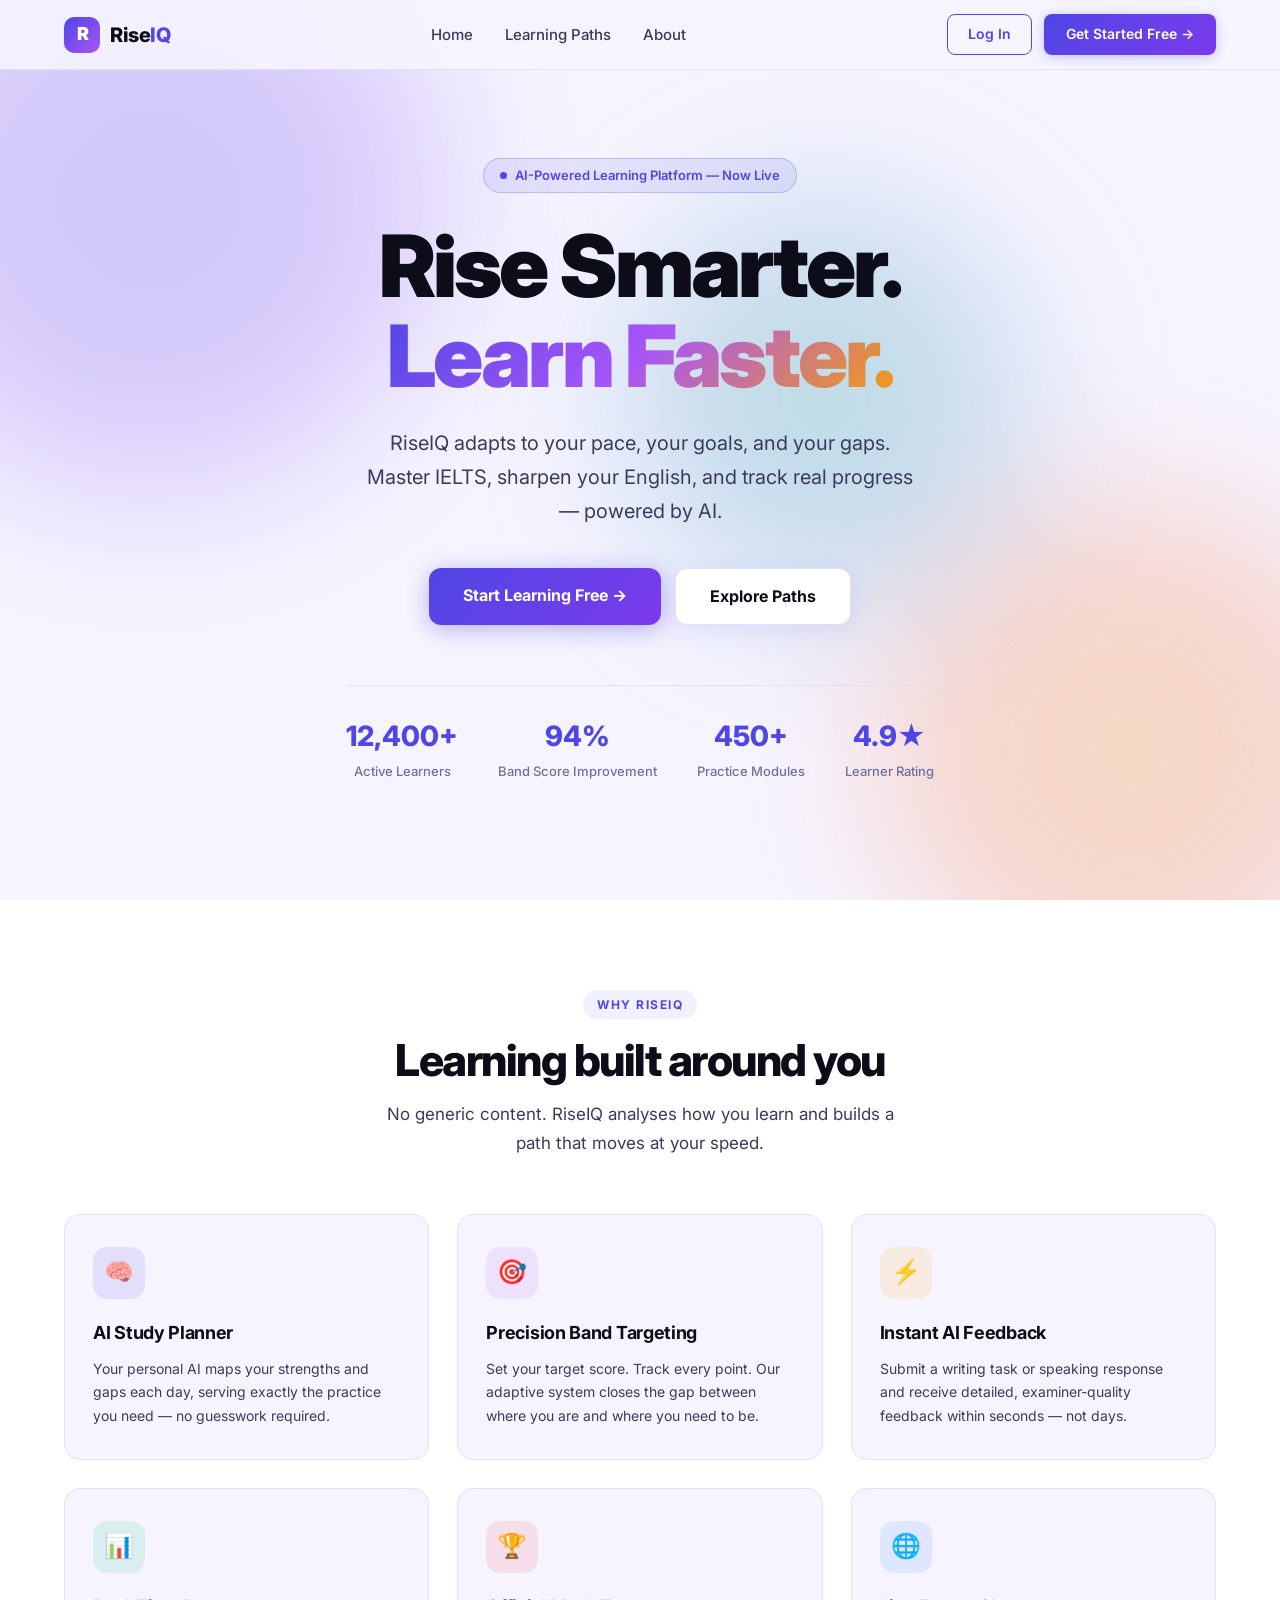
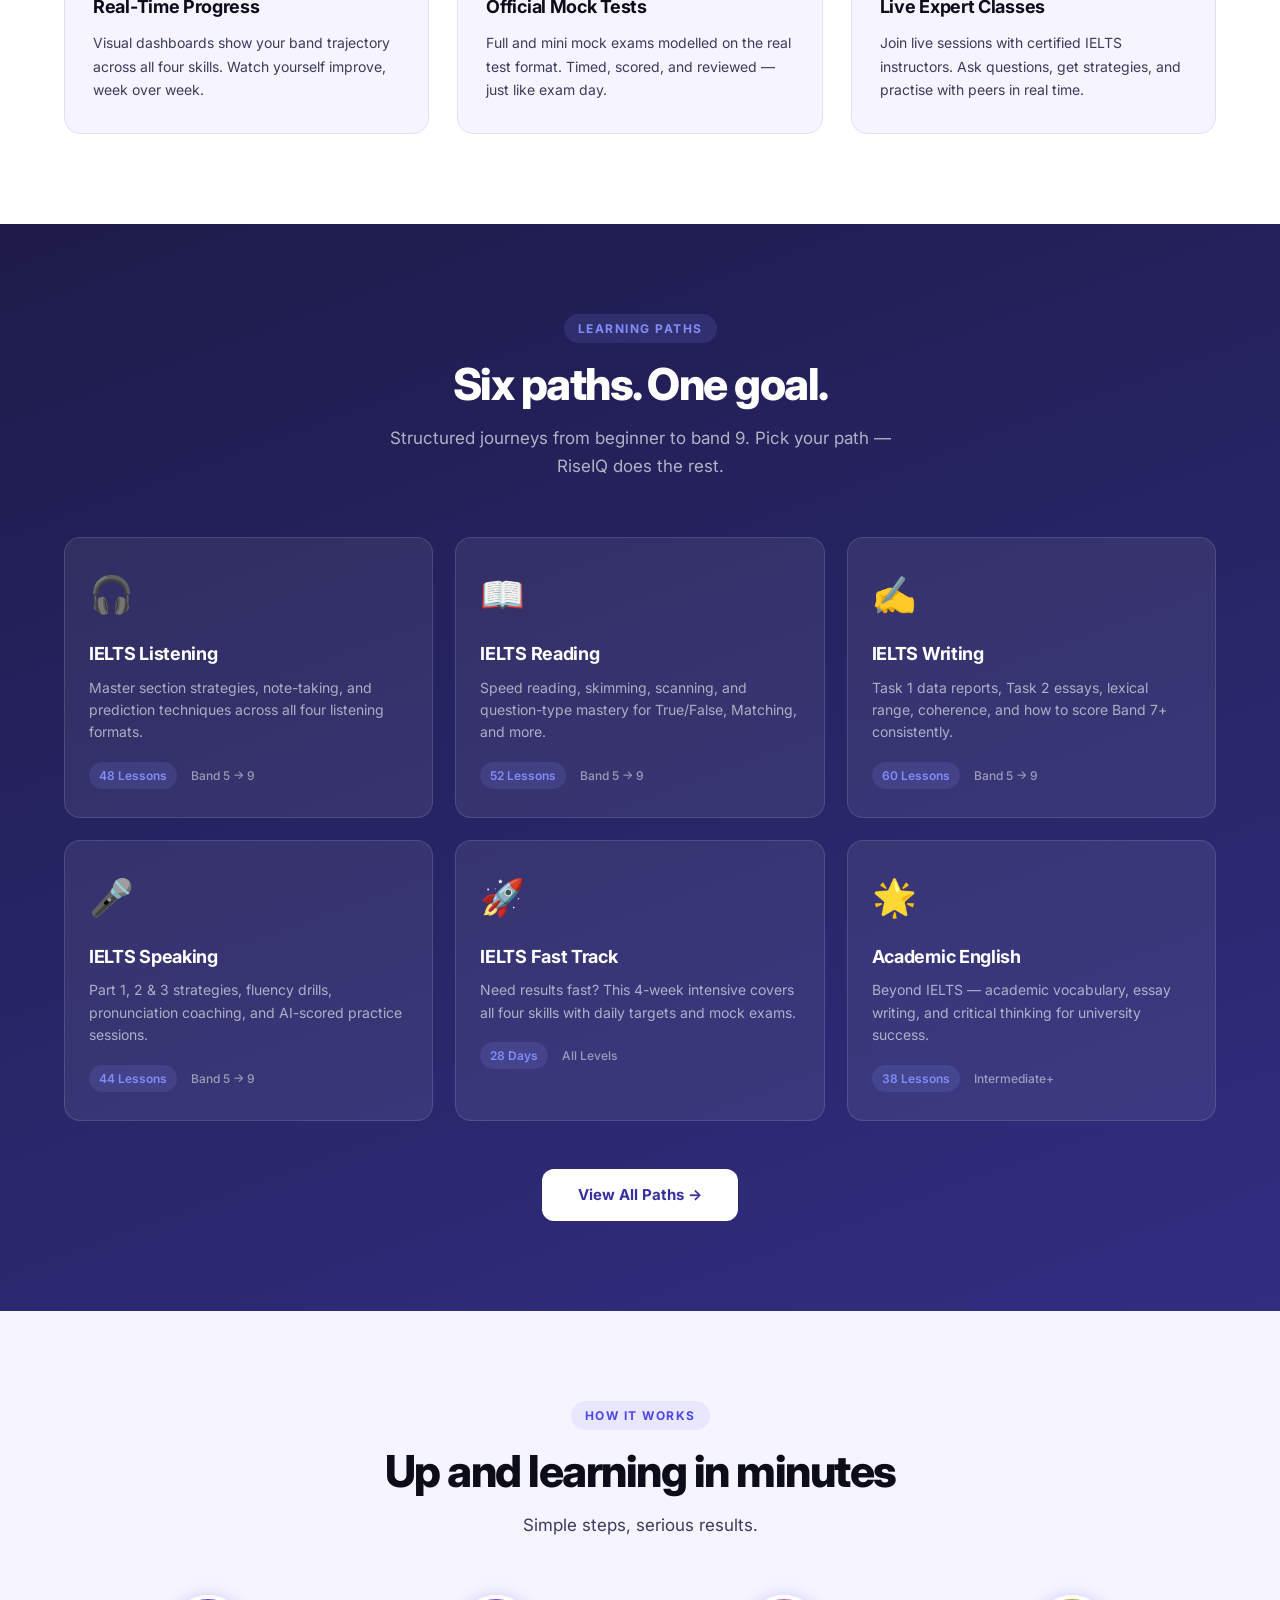
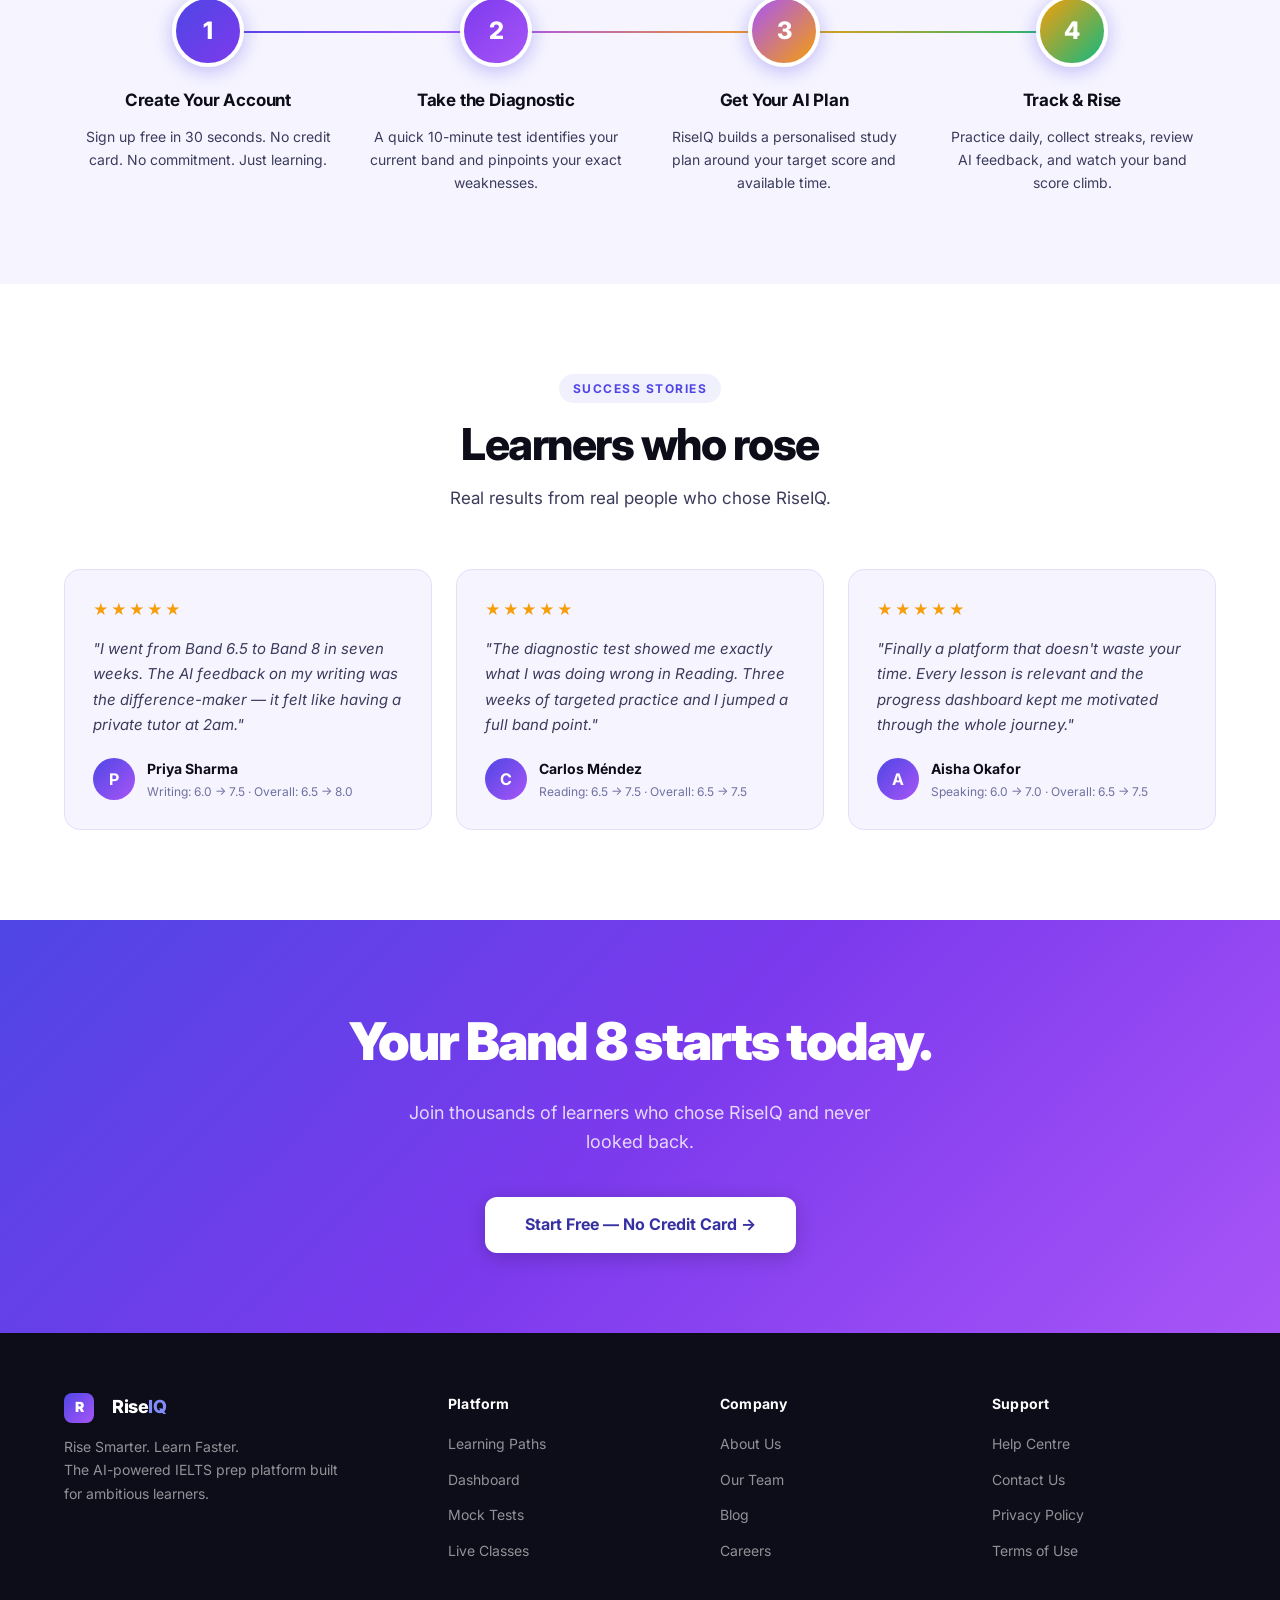
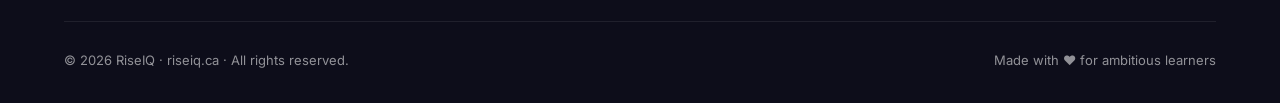
<file: index.html>
<!DOCTYPE html>
<html lang="en">
<head>
<meta charset="UTF-8">
<meta name="viewport" content="width=device-width, initial-scale=1.0">
<title>RiseIQ — Rise Smarter. Learn Faster.</title>
<link href="https://fonts.googleapis.com/css2?family=Inter:wght@300;400;500;600;700;800;900&display=swap" rel="stylesheet">
<style>
*,*::before,*::after{box-sizing:border-box;margin:0;padding:0}
:root{
  --ink:#0d0d1a;
  --ink2:#3b3b5c;
  --ink3:#7070a0;
  --indigo:#4f46e5;
  --indigo-dark:#3730a3;
  --indigo-light:#818cf8;
  --amber:#f59e0b;
  --amber-light:#fbbf24;
  --rose:#f43f5e;
  --green:#10b981;
  --bg:#f6f5ff;
  --bg2:#ffffff;
  --border:#e2e0f9;
  --card:#ffffff;
  --r:14px;
  --shadow:0 4px 24px rgba(79,70,229,.10);
  --shadow-lg:0 12px 48px rgba(79,70,229,.16);
}
html{scroll-behavior:smooth}
body{font-family:'Inter',sans-serif;color:var(--ink);background:var(--bg);overflow-x:hidden;line-height:1.6}

/* ─── NAV ─── */
nav{
  position:fixed;top:0;left:0;right:0;z-index:100;
  display:flex;align-items:center;justify-content:space-between;
  padding:0 5%;height:70px;
  background:rgba(246,245,255,.88);backdrop-filter:blur(18px);
  border-bottom:1px solid var(--border);
}
.nav-logo{display:flex;align-items:center;gap:10px;text-decoration:none}
.nav-logo-mark{
  width:36px;height:36px;border-radius:10px;
  background:linear-gradient(135deg,#4f46e5,#a855f7);
  display:grid;place-items:center;
  font-size:18px;font-weight:900;color:#fff;letter-spacing:-1px;
}
.nav-logo-text{font-size:20px;font-weight:800;color:var(--ink);letter-spacing:-.5px}
.nav-logo-text span{color:var(--indigo)}
.nav-links{display:flex;gap:32px;list-style:none}
.nav-links a{text-decoration:none;color:var(--ink2);font-size:15px;font-weight:500;transition:color .2s}
.nav-links a:hover{color:var(--indigo)}
.nav-ctas{display:flex;gap:12px;align-items:center}
.btn-ghost{
  padding:8px 20px;border-radius:8px;font-size:14px;font-weight:600;
  text-decoration:none;color:var(--indigo);border:1.5px solid var(--indigo);
  transition:all .2s;background:transparent;cursor:pointer;font-family:inherit;
}
.btn-ghost:hover{background:var(--indigo);color:#fff}
.btn-primary{
  padding:9px 22px;border-radius:8px;font-size:14px;font-weight:600;
  background:linear-gradient(135deg,#4f46e5,#7c3aed);color:#fff;
  text-decoration:none;border:none;cursor:pointer;font-family:inherit;
  box-shadow:0 2px 12px rgba(79,70,229,.30);transition:all .2s;display:inline-block;
}
.btn-primary:hover{transform:translateY(-1px);box-shadow:0 4px 20px rgba(79,70,229,.40)}

/* ─── HERO ─── */
.hero{
  min-height:100vh;display:flex;align-items:center;justify-content:center;
  padding:120px 5% 80px;text-align:center;position:relative;overflow:hidden;
}
.hero-blob{
  position:absolute;border-radius:50%;filter:blur(80px);opacity:.25;pointer-events:none;
}
.hero-blob-1{width:600px;height:600px;background:radial-gradient(circle,#4f46e5,#a855f7);top:-100px;left:-150px}
.hero-blob-2{width:500px;height:500px;background:radial-gradient(circle,#f59e0b,#f43f5e);bottom:-100px;right:-100px}
.hero-blob-3{width:400px;height:400px;background:radial-gradient(circle,#10b981,#4f46e5);top:200px;right:20%}
.hero-inner{position:relative;z-index:2;max-width:820px;margin:0 auto}
.hero-badge{
  display:inline-flex;align-items:center;gap:8px;
  background:rgba(79,70,229,.1);border:1px solid rgba(79,70,229,.25);
  border-radius:50px;padding:6px 16px;font-size:13px;font-weight:600;
  color:var(--indigo);margin-bottom:28px;
}
.hero-badge-dot{width:7px;height:7px;border-radius:50%;background:var(--indigo);animation:pulse 2s infinite}
@keyframes pulse{0%,100%{opacity:1;transform:scale(1)}50%{opacity:.5;transform:scale(1.3)}}
.hero h1{
  font-size:clamp(44px,7vw,86px);font-weight:900;line-height:1.05;
  letter-spacing:-3px;margin-bottom:24px;
}
.hero h1 .line1{color:var(--ink)}
.hero h1 .line2{
  background:linear-gradient(135deg,#4f46e5 0%,#a855f7 50%,#f59e0b 100%);
  -webkit-background-clip:text;-webkit-text-fill-color:transparent;background-clip:text;
}
.hero-sub{
  font-size:clamp(16px,2.2vw,20px);color:var(--ink2);max-width:560px;
  margin:0 auto 40px;font-weight:400;line-height:1.7;
}
.hero-ctas{display:flex;gap:14px;justify-content:center;flex-wrap:wrap;margin-bottom:60px}
.btn-hero{
  padding:15px 34px;border-radius:12px;font-size:16px;font-weight:700;
  text-decoration:none;transition:all .25s;font-family:inherit;display:inline-block;
}
.btn-hero-primary{
  background:linear-gradient(135deg,#4f46e5,#7c3aed);color:#fff;
  box-shadow:0 4px 24px rgba(79,70,229,.40);border:none;cursor:pointer;
}
.btn-hero-primary:hover{transform:translateY(-2px);box-shadow:0 8px 32px rgba(79,70,229,.50)}
.btn-hero-secondary{
  background:#fff;color:var(--ink);border:1.5px solid var(--border);
  box-shadow:var(--shadow);
}
.btn-hero-secondary:hover{border-color:var(--indigo);color:var(--indigo);transform:translateY(-1px)}
.hero-stats{
  display:flex;gap:40px;justify-content:center;flex-wrap:wrap;
  padding-top:28px;border-top:1px solid var(--border);
}
.hero-stat-num{font-size:28px;font-weight:800;color:var(--indigo)}
.hero-stat-label{font-size:13px;color:var(--ink3);font-weight:500;margin-top:2px}

/* ─── SECTION COMMON ─── */
section{padding:90px 5%}
.section-tag{
  display:inline-block;font-size:12px;font-weight:700;letter-spacing:1.5px;
  text-transform:uppercase;color:var(--indigo);background:rgba(79,70,229,.08);
  border-radius:50px;padding:5px 14px;margin-bottom:16px;
}
.section-title{font-size:clamp(28px,4vw,44px);font-weight:800;letter-spacing:-1.5px;line-height:1.15;margin-bottom:14px}
.section-sub{font-size:17px;color:var(--ink2);max-width:520px;line-height:1.7}
.section-head{margin-bottom:56px}
.section-head-center{text-align:center}
.section-head-center .section-sub{margin:0 auto}

/* ─── FEATURES GRID ─── */
.features-bg{background:#fff}
.features-grid{display:grid;grid-template-columns:repeat(3,1fr);gap:28px}
@media(max-width:900px){.features-grid{grid-template-columns:1fr 1fr}}
@media(max-width:580px){.features-grid{grid-template-columns:1fr}}
.feature-card{
  border-radius:16px;padding:32px 28px;border:1px solid var(--border);
  background:var(--bg);transition:all .25s;position:relative;overflow:hidden;
}
.feature-card:hover{transform:translateY(-4px);box-shadow:var(--shadow-lg);border-color:rgba(79,70,229,.3)}
.feature-card::before{
  content:'';position:absolute;top:0;left:0;right:0;height:3px;
  background:linear-gradient(90deg,#4f46e5,#a855f7);opacity:0;transition:opacity .25s;
}
.feature-card:hover::before{opacity:1}
.feature-icon{
  width:52px;height:52px;border-radius:14px;
  display:grid;place-items:center;font-size:24px;margin-bottom:20px;
}
.fi-indigo{background:rgba(79,70,229,.12)}
.fi-purple{background:rgba(168,85,247,.12)}
.fi-amber{background:rgba(245,158,11,.12)}
.fi-green{background:rgba(16,185,129,.12)}
.fi-rose{background:rgba(244,63,94,.12)}
.fi-blue{background:rgba(59,130,246,.12)}
.feature-card h3{font-size:18px;font-weight:700;margin-bottom:10px;letter-spacing:-.3px}
.feature-card p{font-size:14px;color:var(--ink2);line-height:1.65}

/* ─── PATHS PREVIEW ─── */
.paths-bg{background:linear-gradient(160deg,#1e1b4b 0%,#312e81 100%);color:#fff}
.paths-bg .section-tag{color:#818cf8;background:rgba(129,140,248,.15)}
.paths-bg .section-title{color:#fff}
.paths-bg .section-sub{color:rgba(255,255,255,.65)}
.paths-grid{display:grid;grid-template-columns:repeat(3,1fr);gap:22px}
@media(max-width:900px){.paths-grid{grid-template-columns:1fr 1fr}}
@media(max-width:580px){.paths-grid{grid-template-columns:1fr}}
.path-card{
  border-radius:16px;padding:28px 24px;
  background:rgba(255,255,255,.07);border:1px solid rgba(255,255,255,.12);
  cursor:pointer;transition:all .25s;
}
.path-card:hover{background:rgba(255,255,255,.13);transform:translateY(-3px)}
.path-emoji{font-size:36px;margin-bottom:16px;display:block}
.path-card h3{font-size:18px;font-weight:700;color:#fff;margin-bottom:8px;letter-spacing:-.3px}
.path-card p{font-size:14px;color:rgba(255,255,255,.6);line-height:1.6;margin-bottom:18px}
.path-meta{display:flex;gap:14px;align-items:center}
.path-lessons{font-size:12px;font-weight:600;color:#818cf8;background:rgba(129,140,248,.15);border-radius:50px;padding:4px 10px}
.path-level{font-size:12px;font-weight:500;color:rgba(255,255,255,.5)}
.paths-cta{text-align:center;margin-top:48px}
.btn-paths{
  padding:14px 36px;border-radius:12px;font-size:15px;font-weight:700;
  background:#fff;color:var(--indigo-dark);text-decoration:none;display:inline-block;
  transition:all .25s;
}
.btn-paths:hover{transform:translateY(-2px);box-shadow:0 6px 24px rgba(255,255,255,.25)}

/* ─── HOW IT WORKS ─── */
.how-grid{display:grid;grid-template-columns:repeat(4,1fr);gap:0;position:relative}
@media(max-width:900px){.how-grid{grid-template-columns:1fr 1fr;gap:28px}}
@media(max-width:560px){.how-grid{grid-template-columns:1fr}}
.how-grid::before{
  content:'';position:absolute;top:36px;left:12.5%;right:12.5%;height:2px;
  background:linear-gradient(90deg,#4f46e5,#a855f7,#f59e0b,#10b981);
  border-radius:2px;z-index:0;
}
@media(max-width:900px){.how-grid::before{display:none}}
.how-step{text-align:center;padding:0 16px;position:relative;z-index:1}
.how-num{
  width:72px;height:72px;border-radius:50%;
  background:linear-gradient(135deg,#4f46e5,#7c3aed);
  color:#fff;font-size:24px;font-weight:800;
  display:grid;place-items:center;margin:0 auto 20px;
  box-shadow:0 4px 20px rgba(79,70,229,.35);border:4px solid #fff;
}
.how-step:nth-child(2) .how-num{background:linear-gradient(135deg,#7c3aed,#a855f7)}
.how-step:nth-child(3) .how-num{background:linear-gradient(135deg,#a855f7,#f59e0b)}
.how-step:nth-child(4) .how-num{background:linear-gradient(135deg,#f59e0b,#10b981)}
.how-step h3{font-size:17px;font-weight:700;margin-bottom:10px;letter-spacing:-.2px}
.how-step p{font-size:14px;color:var(--ink2);line-height:1.65}

/* ─── TESTIMONIALS ─── */
.testimonials-bg{background:#fff}
.testimonials-grid{display:grid;grid-template-columns:repeat(3,1fr);gap:24px}
@media(max-width:900px){.testimonials-grid{grid-template-columns:1fr 1fr}}
@media(max-width:580px){.testimonials-grid{grid-template-columns:1fr}}
.testi-card{
  border-radius:16px;padding:28px;background:var(--bg);
  border:1px solid var(--border);transition:all .2s;
}
.testi-card:hover{box-shadow:var(--shadow-lg);transform:translateY(-3px)}
.testi-stars{color:#f59e0b;font-size:15px;margin-bottom:14px;letter-spacing:2px}
.testi-text{font-size:15px;color:var(--ink2);line-height:1.7;margin-bottom:20px;font-style:italic}
.testi-author{display:flex;align-items:center;gap:12px}
.testi-avatar{
  width:42px;height:42px;border-radius:50%;
  background:linear-gradient(135deg,#4f46e5,#a855f7);
  display:grid;place-items:center;font-size:16px;font-weight:700;color:#fff;flex-shrink:0;
}
.testi-name{font-size:14px;font-weight:700;color:var(--ink)}
.testi-score{font-size:12px;color:var(--ink3);margin-top:2px}

/* ─── CTA BANNER ─── */
.cta-banner{
  background:linear-gradient(135deg,#4f46e5 0%,#7c3aed 50%,#a855f7 100%);
  color:#fff;text-align:center;padding:90px 5%;
}
.cta-banner h2{font-size:clamp(30px,5vw,52px);font-weight:900;letter-spacing:-2px;margin-bottom:16px}
.cta-banner p{font-size:18px;opacity:.8;margin-bottom:40px;max-width:500px;margin-left:auto;margin-right:auto}
.cta-banner .btn-cta-white{
  padding:15px 40px;border-radius:12px;font-size:16px;font-weight:700;
  background:#fff;color:var(--indigo-dark);text-decoration:none;display:inline-block;
  transition:all .25s;border:none;cursor:pointer;font-family:inherit;
  box-shadow:0 4px 20px rgba(0,0,0,.2);
}
.cta-banner .btn-cta-white:hover{transform:translateY(-2px);box-shadow:0 8px 32px rgba(0,0,0,.3)}

/* ─── FOOTER ─── */
footer{
  background:var(--ink);color:rgba(255,255,255,.55);
  padding:60px 5% 32px;
}
.footer-top{
  display:grid;grid-template-columns:1.5fr 1fr 1fr 1fr;gap:48px;
  margin-bottom:48px;
}
@media(max-width:860px){.footer-top{grid-template-columns:1fr 1fr}}
@media(max-width:520px){.footer-top{grid-template-columns:1fr}}
.footer-brand p{font-size:14px;line-height:1.7;margin-top:12px;max-width:280px}
.footer-col h4{font-size:14px;font-weight:700;color:#fff;margin-bottom:16px;letter-spacing:.2px}
.footer-col ul{list-style:none}
.footer-col li{margin-bottom:10px}
.footer-col a{text-decoration:none;color:rgba(255,255,255,.55);font-size:14px;transition:color .2s}
.footer-col a:hover{color:#818cf8}
.footer-bottom{
  border-top:1px solid rgba(255,255,255,.08);
  padding-top:28px;display:flex;justify-content:space-between;align-items:center;flex-wrap:wrap;gap:12px;
  font-size:13px;
}
.footer-bottom a{color:rgba(255,255,255,.4);text-decoration:none}
.footer-bottom a:hover{color:#818cf8}
.footer-logo-mark{
  width:30px;height:30px;border-radius:8px;
  background:linear-gradient(135deg,#4f46e5,#a855f7);
  display:inline-grid;place-items:center;
  font-size:14px;font-weight:900;color:#fff;vertical-align:middle;margin-right:8px;
}

/* ─── RESPONSIVE NAV ─── */
@media(max-width:760px){
  .nav-links{display:none}
  .nav-ctas .btn-ghost{display:none}
}
</style>
</head>
<body>

<!-- NAV -->
<nav>
  <a class="nav-logo" href="index.html">
    <div class="nav-logo-mark">R</div>
    <span class="nav-logo-text">Rise<span>IQ</span></span>
  </a>
  <ul class="nav-links">
    <li><a href="index.html">Home</a></li>
    <li><a href="learning-paths.html">Learning Paths</a></li>
    <li><a href="about.html">About</a></li>
  </ul>
  <div class="nav-ctas">
    <a href="login.html" class="btn-ghost">Log In</a>
    <a href="login.html" class="btn-primary">Get Started Free →</a>
  </div>
</nav>

<!-- HERO -->
<section class="hero">
  <div class="hero-blob hero-blob-1"></div>
  <div class="hero-blob hero-blob-2"></div>
  <div class="hero-blob hero-blob-3"></div>
  <div class="hero-inner">
    <div class="hero-badge">
      <span class="hero-badge-dot"></span>
      AI-Powered Learning Platform — Now Live
    </div>
    <h1>
      <span class="line1">Rise Smarter.<br></span>
      <span class="line2">Learn Faster.</span>
    </h1>
    <p class="hero-sub">RiseIQ adapts to your pace, your goals, and your gaps. Master IELTS, sharpen your English, and track real progress — powered by AI.</p>
    <div class="hero-ctas">
      <a href="login.html" class="btn-hero btn-hero-primary">Start Learning Free →</a>
      <a href="learning-paths.html" class="btn-hero btn-hero-secondary">Explore Paths</a>
    </div>
    <div class="hero-stats">
      <div>
        <div class="hero-stat-num">12,400+</div>
        <div class="hero-stat-label">Active Learners</div>
      </div>
      <div>
        <div class="hero-stat-num">94%</div>
        <div class="hero-stat-label">Band Score Improvement</div>
      </div>
      <div>
        <div class="hero-stat-num">450+</div>
        <div class="hero-stat-label">Practice Modules</div>
      </div>
      <div>
        <div class="hero-stat-num">4.9★</div>
        <div class="hero-stat-label">Learner Rating</div>
      </div>
    </div>
  </div>
</section>

<!-- FEATURES -->
<section class="features-bg">
  <div class="section-head section-head-center">
    <div class="section-tag">Why RiseIQ</div>
    <h2 class="section-title">Learning built around you</h2>
    <p class="section-sub">No generic content. RiseIQ analyses how you learn and builds a path that moves at your speed.</p>
  </div>
  <div class="features-grid">
    <div class="feature-card">
      <div class="feature-icon fi-indigo">🧠</div>
      <h3>AI Study Planner</h3>
      <p>Your personal AI maps your strengths and gaps each day, serving exactly the practice you need — no guesswork required.</p>
    </div>
    <div class="feature-card">
      <div class="feature-icon fi-purple">🎯</div>
      <h3>Precision Band Targeting</h3>
      <p>Set your target score. Track every point. Our adaptive system closes the gap between where you are and where you need to be.</p>
    </div>
    <div class="feature-card">
      <div class="feature-icon fi-amber">⚡</div>
      <h3>Instant AI Feedback</h3>
      <p>Submit a writing task or speaking response and receive detailed, examiner-quality feedback within seconds — not days.</p>
    </div>
    <div class="feature-card">
      <div class="feature-icon fi-green">📊</div>
      <h3>Real-Time Progress</h3>
      <p>Visual dashboards show your band trajectory across all four skills. Watch yourself improve, week over week.</p>
    </div>
    <div class="feature-card">
      <div class="feature-icon fi-rose">🏆</div>
      <h3>Official Mock Tests</h3>
      <p>Full and mini mock exams modelled on the real test format. Timed, scored, and reviewed — just like exam day.</p>
    </div>
    <div class="feature-card">
      <div class="feature-icon fi-blue">🌐</div>
      <h3>Live Expert Classes</h3>
      <p>Join live sessions with certified IELTS instructors. Ask questions, get strategies, and practise with peers in real time.</p>
    </div>
  </div>
</section>

<!-- LEARNING PATHS -->
<section class="paths-bg">
  <div class="section-head section-head-center">
    <div class="section-tag">Learning Paths</div>
    <h2 class="section-title">Six paths. One goal.</h2>
    <p class="section-sub">Structured journeys from beginner to band 9. Pick your path — RiseIQ does the rest.</p>
  </div>
  <div class="paths-grid">
    <div class="path-card" onclick="window.location='learning-paths.html'">
      <span class="path-emoji">🎧</span>
      <h3>IELTS Listening</h3>
      <p>Master section strategies, note-taking, and prediction techniques across all four listening formats.</p>
      <div class="path-meta">
        <span class="path-lessons">48 Lessons</span>
        <span class="path-level">Band 5 → 9</span>
      </div>
    </div>
    <div class="path-card" onclick="window.location='learning-paths.html'">
      <span class="path-emoji">📖</span>
      <h3>IELTS Reading</h3>
      <p>Speed reading, skimming, scanning, and question-type mastery for True/False, Matching, and more.</p>
      <div class="path-meta">
        <span class="path-lessons">52 Lessons</span>
        <span class="path-level">Band 5 → 9</span>
      </div>
    </div>
    <div class="path-card" onclick="window.location='learning-paths.html'">
      <span class="path-emoji">✍️</span>
      <h3>IELTS Writing</h3>
      <p>Task 1 data reports, Task 2 essays, lexical range, coherence, and how to score Band 7+ consistently.</p>
      <div class="path-meta">
        <span class="path-lessons">60 Lessons</span>
        <span class="path-level">Band 5 → 9</span>
      </div>
    </div>
    <div class="path-card" onclick="window.location='learning-paths.html'">
      <span class="path-emoji">🎤</span>
      <h3>IELTS Speaking</h3>
      <p>Part 1, 2 &amp; 3 strategies, fluency drills, pronunciation coaching, and AI-scored practice sessions.</p>
      <div class="path-meta">
        <span class="path-lessons">44 Lessons</span>
        <span class="path-level">Band 5 → 9</span>
      </div>
    </div>
    <div class="path-card" onclick="window.location='learning-paths.html'">
      <span class="path-emoji">🚀</span>
      <h3>IELTS Fast Track</h3>
      <p>Need results fast? This 4-week intensive covers all four skills with daily targets and mock exams.</p>
      <div class="path-meta">
        <span class="path-lessons">28 Days</span>
        <span class="path-level">All Levels</span>
      </div>
    </div>
    <div class="path-card" onclick="window.location='learning-paths.html'">
      <span class="path-emoji">🌟</span>
      <h3>Academic English</h3>
      <p>Beyond IELTS — academic vocabulary, essay writing, and critical thinking for university success.</p>
      <div class="path-meta">
        <span class="path-lessons">38 Lessons</span>
        <span class="path-level">Intermediate+</span>
      </div>
    </div>
  </div>
  <div class="paths-cta">
    <a href="learning-paths.html" class="btn-paths">View All Paths →</a>
  </div>
</section>

<!-- HOW IT WORKS -->
<section>
  <div class="section-head section-head-center">
    <div class="section-tag">How It Works</div>
    <h2 class="section-title">Up and learning in minutes</h2>
    <p class="section-sub">Simple steps, serious results.</p>
  </div>
  <div class="how-grid">
    <div class="how-step">
      <div class="how-num">1</div>
      <h3>Create Your Account</h3>
      <p>Sign up free in 30 seconds. No credit card. No commitment. Just learning.</p>
    </div>
    <div class="how-step">
      <div class="how-num">2</div>
      <h3>Take the Diagnostic</h3>
      <p>A quick 10-minute test identifies your current band and pinpoints your exact weaknesses.</p>
    </div>
    <div class="how-step">
      <div class="how-num">3</div>
      <h3>Get Your AI Plan</h3>
      <p>RiseIQ builds a personalised study plan around your target score and available time.</p>
    </div>
    <div class="how-step">
      <div class="how-num">4</div>
      <h3>Track &amp; Rise</h3>
      <p>Practice daily, collect streaks, review AI feedback, and watch your band score climb.</p>
    </div>
  </div>
</section>

<!-- TESTIMONIALS -->
<section class="testimonials-bg">
  <div class="section-head section-head-center">
    <div class="section-tag">Success Stories</div>
    <h2 class="section-title">Learners who rose</h2>
    <p class="section-sub">Real results from real people who chose RiseIQ.</p>
  </div>
  <div class="testimonials-grid">
    <div class="testi-card">
      <div class="testi-stars">★★★★★</div>
      <p class="testi-text">"I went from Band 6.5 to Band 8 in seven weeks. The AI feedback on my writing was the difference-maker — it felt like having a private tutor at 2am."</p>
      <div class="testi-author">
        <div class="testi-avatar">P</div>
        <div>
          <div class="testi-name">Priya Sharma</div>
          <div class="testi-score">Writing: 6.0 → 7.5 · Overall: 6.5 → 8.0</div>
        </div>
      </div>
    </div>
    <div class="testi-card">
      <div class="testi-stars">★★★★★</div>
      <p class="testi-text">"The diagnostic test showed me exactly what I was doing wrong in Reading. Three weeks of targeted practice and I jumped a full band point."</p>
      <div class="testi-author">
        <div class="testi-avatar">C</div>
        <div>
          <div class="testi-name">Carlos Méndez</div>
          <div class="testi-score">Reading: 6.5 → 7.5 · Overall: 6.5 → 7.5</div>
        </div>
      </div>
    </div>
    <div class="testi-card">
      <div class="testi-stars">★★★★★</div>
      <p class="testi-text">"Finally a platform that doesn't waste your time. Every lesson is relevant and the progress dashboard kept me motivated through the whole journey."</p>
      <div class="testi-author">
        <div class="testi-avatar">A</div>
        <div>
          <div class="testi-name">Aisha Okafor</div>
          <div class="testi-score">Speaking: 6.0 → 7.0 · Overall: 6.5 → 7.5</div>
        </div>
      </div>
    </div>
  </div>
</section>

<!-- CTA BANNER -->
<section class="cta-banner" style="padding-top:80px;padding-bottom:80px">
  <h2>Your Band 8 starts today.</h2>
  <p>Join thousands of learners who chose RiseIQ and never looked back.</p>
  <a href="login.html" class="btn-cta-white">Start Free — No Credit Card →</a>
</section>

<!-- FOOTER -->
<footer>
  <div class="footer-top">
    <div class="footer-brand">
      <div style="display:flex;align-items:center;gap:10px;margin-bottom:4px">
        <span class="footer-logo-mark">R</span>
        <span style="font-size:18px;font-weight:800;color:#fff;letter-spacing:-.5px">Rise<span style="color:#818cf8">IQ</span></span>
      </div>
      <p>Rise Smarter. Learn Faster.<br>The AI-powered IELTS prep platform built for ambitious learners.</p>
    </div>
    <div class="footer-col">
      <h4>Platform</h4>
      <ul>
        <li><a href="learning-paths.html">Learning Paths</a></li>
        <li><a href="dashboard.html">Dashboard</a></li>
        <li><a href="login.html">Mock Tests</a></li>
        <li><a href="login.html">Live Classes</a></li>
      </ul>
    </div>
    <div class="footer-col">
      <h4>Company</h4>
      <ul>
        <li><a href="about.html">About Us</a></li>
        <li><a href="about.html#team">Our Team</a></li>
        <li><a href="#">Blog</a></li>
        <li><a href="#">Careers</a></li>
      </ul>
    </div>
    <div class="footer-col">
      <h4>Support</h4>
      <ul>
        <li><a href="#">Help Centre</a></li>
        <li><a href="#">Contact Us</a></li>
        <li><a href="#">Privacy Policy</a></li>
        <li><a href="#">Terms of Use</a></li>
      </ul>
    </div>
  </div>
  <div class="footer-bottom">
    <span>© 2026 RiseIQ · riseiq.ca · All rights reserved.</span>
    <span>Made with ❤️ for ambitious learners</span>
  </div>
</footer>

</body>
</html>
</file>
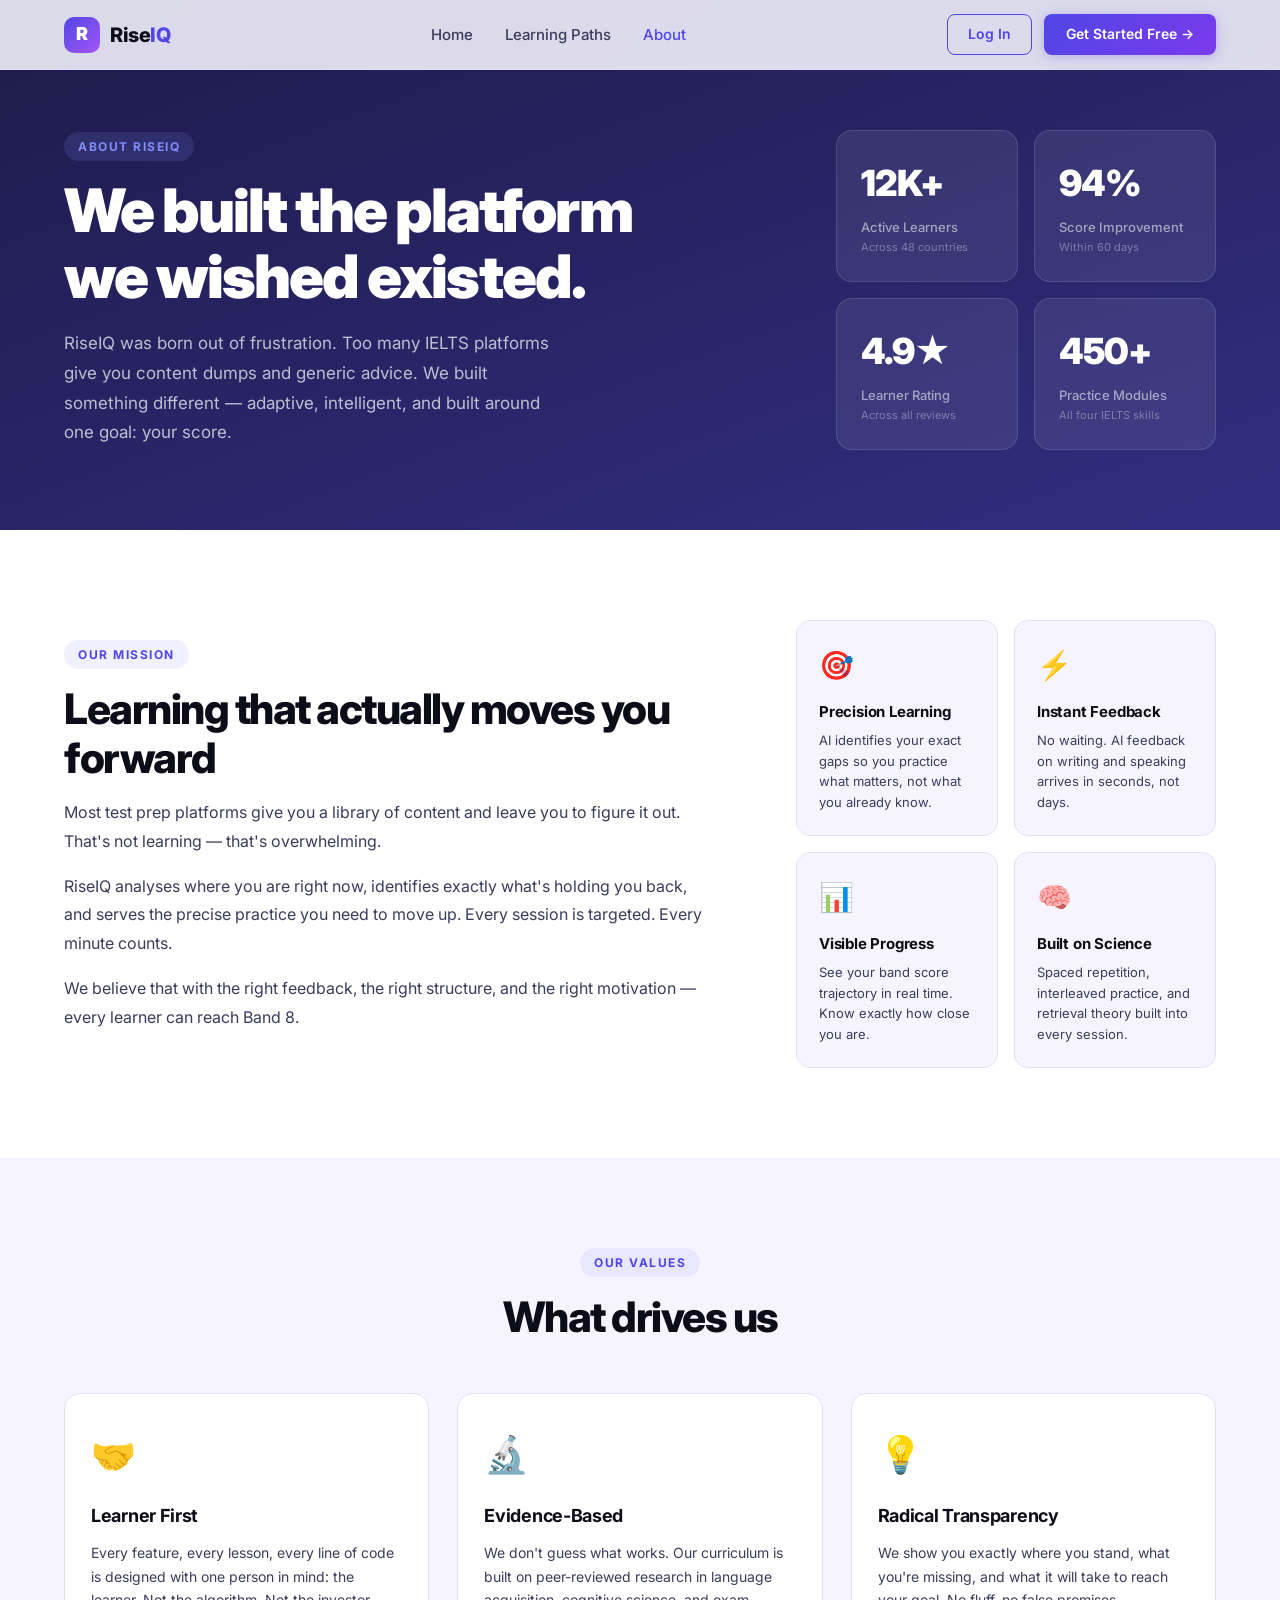
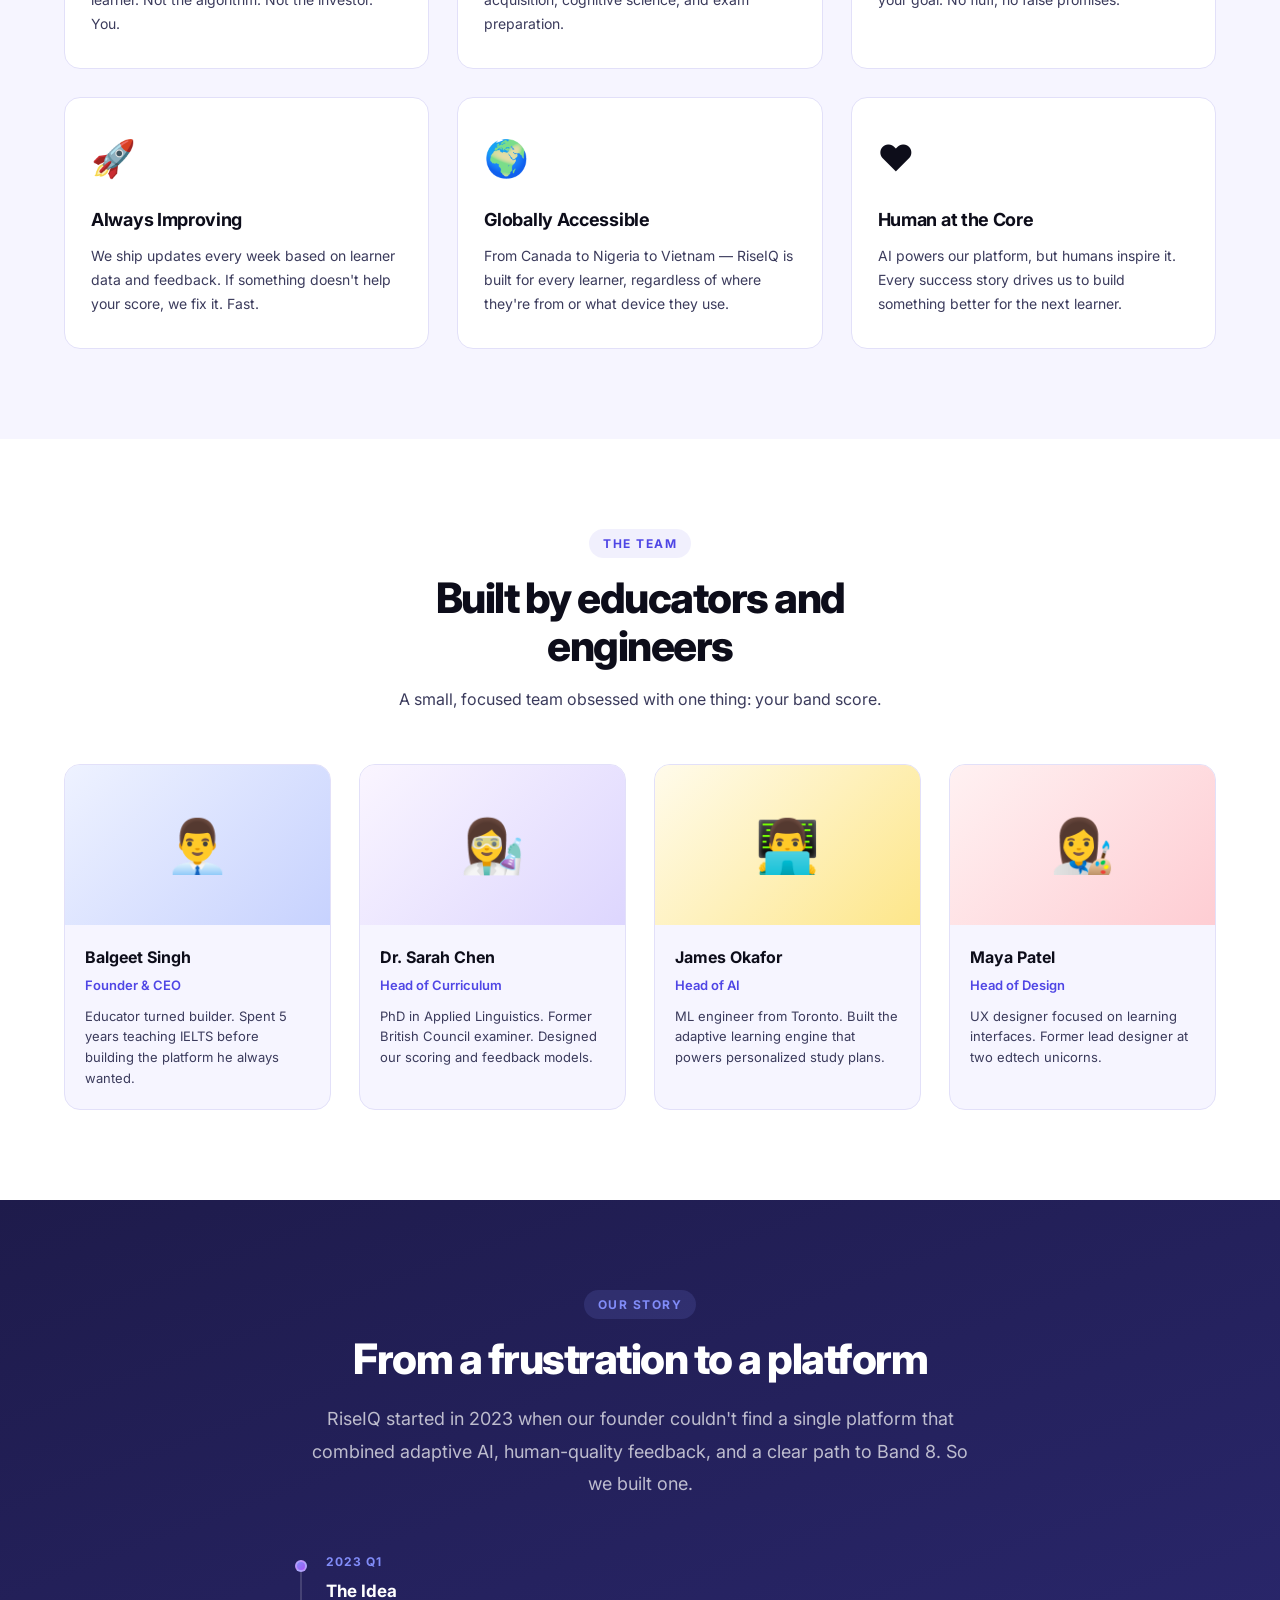
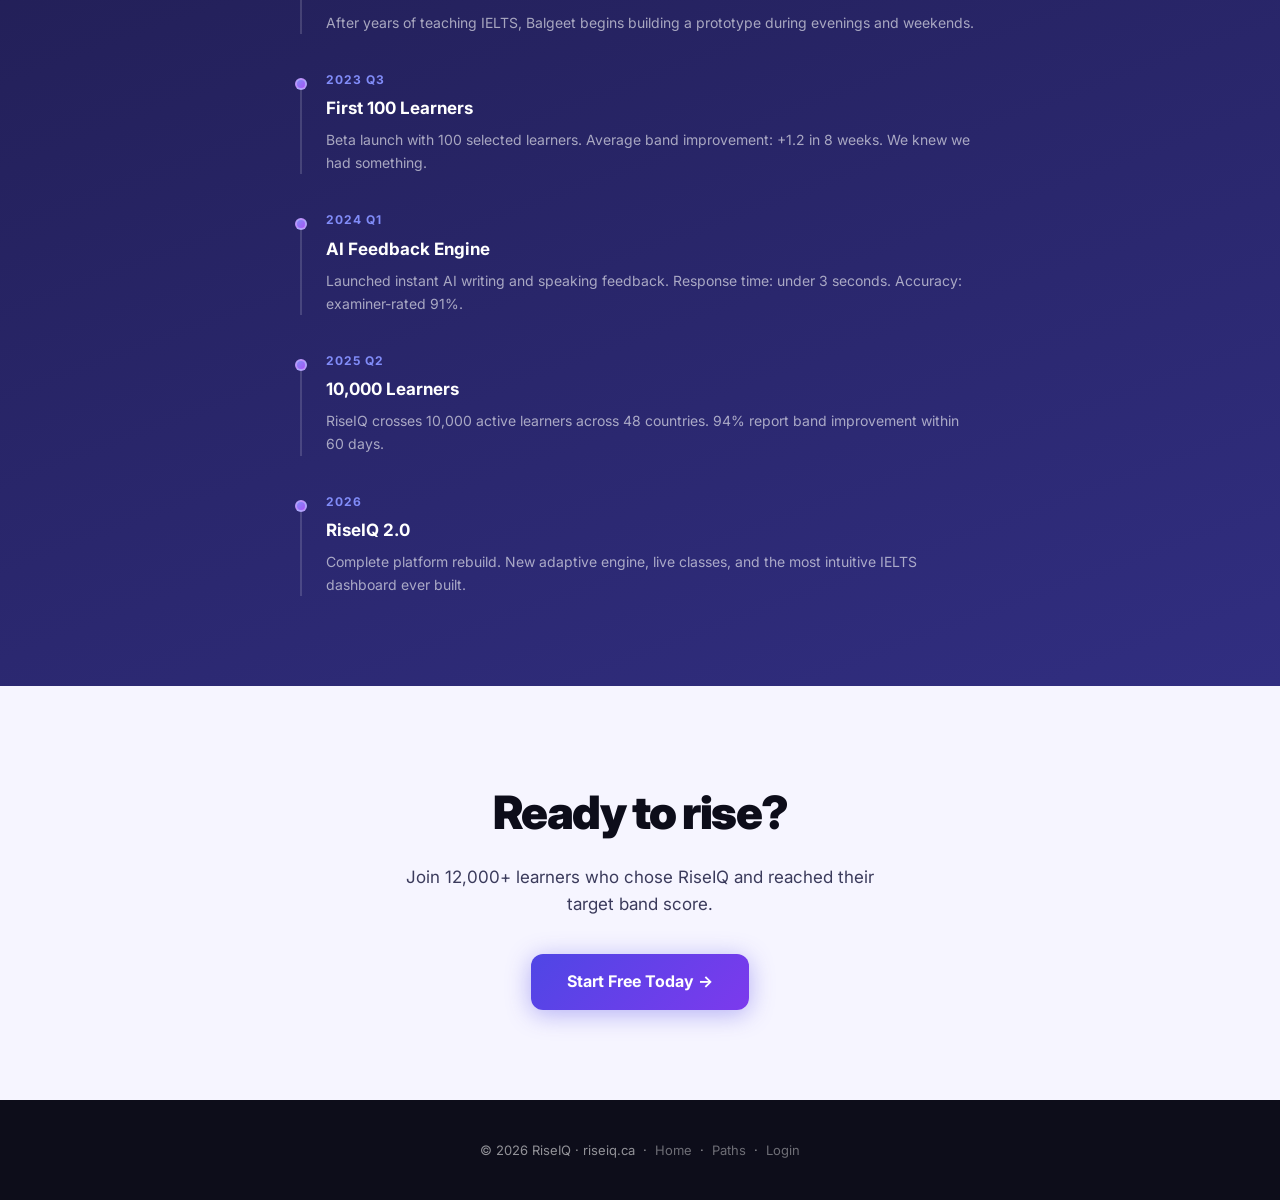
<file: about.html>
<!DOCTYPE html>
<html lang="en">
<head>
<meta charset="UTF-8">
<meta name="viewport" content="width=device-width, initial-scale=1.0">
<title>About Us — RiseIQ</title>
<link href="https://fonts.googleapis.com/css2?family=Inter:wght@300;400;500;600;700;800;900&display=swap" rel="stylesheet">
<style>
*,*::before,*::after{box-sizing:border-box;margin:0;padding:0}
:root{
  --ink:#0d0d1a;--ink2:#3b3b5c;--ink3:#7070a0;
  --indigo:#4f46e5;--indigo-dark:#3730a3;--indigo-light:#818cf8;
  --amber:#f59e0b;--rose:#f43f5e;--green:#10b981;--purple:#a855f7;
  --bg:#f6f5ff;--bg2:#ffffff;--border:#e2e0f9;
  --shadow:0 4px 24px rgba(79,70,229,.10);--shadow-lg:0 12px 48px rgba(79,70,229,.16);
}
body{font-family:'Inter',sans-serif;color:var(--ink);background:var(--bg);overflow-x:hidden;line-height:1.6}
nav{position:fixed;top:0;left:0;right:0;z-index:100;display:flex;align-items:center;justify-content:space-between;padding:0 5%;height:70px;background:rgba(246,245,255,.88);backdrop-filter:blur(18px);border-bottom:1px solid var(--border)}
.nav-logo{display:flex;align-items:center;gap:10px;text-decoration:none}
.nav-logo-mark{width:36px;height:36px;border-radius:10px;background:linear-gradient(135deg,#4f46e5,#a855f7);display:grid;place-items:center;font-size:18px;font-weight:900;color:#fff}
.nav-logo-text{font-size:20px;font-weight:800;color:var(--ink);letter-spacing:-.5px}
.nav-logo-text span{color:var(--indigo)}
.nav-links{display:flex;gap:32px;list-style:none}
.nav-links a{text-decoration:none;color:var(--ink2);font-size:15px;font-weight:500;transition:color .2s}
.nav-links a:hover,.nav-links a.active{color:var(--indigo)}
.nav-ctas{display:flex;gap:12px;align-items:center}
.btn-ghost{padding:8px 20px;border-radius:8px;font-size:14px;font-weight:600;text-decoration:none;color:var(--indigo);border:1.5px solid var(--indigo);transition:all .2s}
.btn-ghost:hover{background:var(--indigo);color:#fff}
.btn-primary{padding:9px 22px;border-radius:8px;font-size:14px;font-weight:600;background:linear-gradient(135deg,#4f46e5,#7c3aed);color:#fff;text-decoration:none;display:inline-block;border:none;box-shadow:0 2px 12px rgba(79,70,229,.30);transition:all .2s}
.btn-primary:hover{transform:translateY(-1px)}

/* HERO */
.about-hero{
  padding:130px 5% 80px;
  background:linear-gradient(160deg,#1e1b4b 0%,#312e81 100%);
  color:#fff;display:flex;align-items:center;gap:80px;
}
.about-hero-text{flex:1;min-width:300px}
.about-hero-tag{display:inline-block;font-size:12px;font-weight:700;letter-spacing:1.5px;text-transform:uppercase;color:#818cf8;background:rgba(129,140,248,.15);border-radius:50px;padding:5px 14px;margin-bottom:16px}
.about-hero h1{font-size:clamp(34px,5vw,60px);font-weight:900;letter-spacing:-2px;margin-bottom:20px;line-height:1.1}
.about-hero p{font-size:17px;color:rgba(255,255,255,.7);line-height:1.75;max-width:500px}
.about-hero-visual{flex:0 0 380px;display:flex;flex-wrap:wrap;gap:16px;align-content:flex-start}
@media(max-width:900px){.about-hero{flex-direction:column;gap:40px}.about-hero-visual{flex:none;width:100%}}
.stat-block{
  background:rgba(255,255,255,.08);border:1px solid rgba(255,255,255,.12);
  border-radius:16px;padding:24px;flex:1;min-width:140px;
}
.stat-block .num{font-size:36px;font-weight:900;color:#fff;letter-spacing:-1px}
.stat-block .lbl{font-size:13px;color:rgba(255,255,255,.55);margin-top:4px;font-weight:500}
.stat-block .sub{font-size:11px;color:rgba(255,255,255,.35);margin-top:2px}

/* MISSION */
.mission{padding:90px 5%;background:#fff;display:flex;gap:80px;align-items:center}
@media(max-width:860px){.mission{flex-direction:column;gap:40px}}
.mission-text{flex:1}
.section-tag{display:inline-block;font-size:12px;font-weight:700;letter-spacing:1.5px;text-transform:uppercase;color:var(--indigo);background:rgba(79,70,229,.08);border-radius:50px;padding:5px 14px;margin-bottom:16px}
.section-title{font-size:clamp(28px,4vw,42px);font-weight:800;letter-spacing:-1.5px;line-height:1.15;margin-bottom:16px}
.mission-text p{font-size:16px;color:var(--ink2);line-height:1.8;margin-bottom:16px}
.mission-visual{flex:0 0 420px}
@media(max-width:860px){.mission-visual{flex:none;width:100%}}
.mission-cards{display:grid;grid-template-columns:1fr 1fr;gap:16px}
.mission-card{
  background:var(--bg);border-radius:14px;padding:22px;
  border:1px solid var(--border);
}
.mission-card .icon{font-size:28px;margin-bottom:12px}
.mission-card h4{font-size:15px;font-weight:700;margin-bottom:6px;letter-spacing:-.2px}
.mission-card p{font-size:13px;color:var(--ink2);line-height:1.6}

/* VALUES */
.values{padding:90px 5%;background:var(--bg)}
.values-grid{display:grid;grid-template-columns:repeat(3,1fr);gap:28px;margin-top:52px}
@media(max-width:900px){.values-grid{grid-template-columns:1fr 1fr}}
@media(max-width:560px){.values-grid{grid-template-columns:1fr}}
.value-card{
  background:#fff;border-radius:16px;padding:32px 26px;
  border:1px solid var(--border);transition:all .25s;
}
.value-card:hover{transform:translateY(-4px);box-shadow:var(--shadow-lg)}
.value-icon{font-size:36px;margin-bottom:18px}
.value-card h3{font-size:18px;font-weight:700;margin-bottom:10px;letter-spacing:-.3px}
.value-card p{font-size:14px;color:var(--ink2);line-height:1.7}

/* TEAM */
.team{padding:90px 5%;background:#fff}
.team-grid{display:grid;grid-template-columns:repeat(4,1fr);gap:28px;margin-top:52px}
@media(max-width:1000px){.team-grid{grid-template-columns:1fr 1fr}}
@media(max-width:520px){.team-grid{grid-template-columns:1fr}}
.team-card{border-radius:16px;overflow:hidden;background:var(--bg);border:1px solid var(--border);transition:all .25s}
.team-card:hover{transform:translateY(-4px);box-shadow:var(--shadow-lg)}
.team-avatar{
  height:160px;display:flex;align-items:center;justify-content:center;
  font-size:52px;
}
.ta-indigo{background:linear-gradient(135deg,#eef2ff,#c7d2fe)}
.ta-purple{background:linear-gradient(135deg,#faf5ff,#ddd6fe)}
.ta-amber{background:linear-gradient(135deg,#fffbeb,#fde68a)}
.ta-rose{background:linear-gradient(135deg,#fff1f2,#fecdd3)}
.team-body{padding:20px}
.team-body h3{font-size:16px;font-weight:700;margin-bottom:4px}
.team-role{font-size:13px;color:var(--indigo);font-weight:600;margin-bottom:10px}
.team-body p{font-size:13px;color:var(--ink2);line-height:1.6}

/* STORY */
.story{
  padding:90px 5%;
  background:linear-gradient(160deg,#1e1b4b 0%,#312e81 100%);
  color:#fff;text-align:center;
}
.story .section-tag{color:#818cf8;background:rgba(129,140,248,.15)}
.story .section-title{color:#fff;margin:0 auto 20px;max-width:700px}
.story-text{font-size:18px;color:rgba(255,255,255,.7);max-width:680px;margin:0 auto 52px;line-height:1.8}
.timeline{display:flex;flex-direction:column;gap:0;max-width:680px;margin:0 auto;text-align:left}
.timeline-item{display:flex;gap:24px;position:relative;padding-bottom:36px}
.timeline-item:last-child{padding-bottom:0}
.tl-line{flex:0 0 2px;background:rgba(255,255,255,.15);position:relative;margin-top:8px}
.tl-dot{
  position:absolute;top:0;left:50%;transform:translateX(-50%);
  width:12px;height:12px;border-radius:50%;
  background:linear-gradient(135deg,#818cf8,#a855f7);
  border:2px solid rgba(255,255,255,.3);
}
.tl-content{flex:1;padding-top:0}
.tl-year{font-size:12px;font-weight:700;color:#818cf8;letter-spacing:1px;margin-bottom:6px}
.tl-content h3{font-size:17px;font-weight:700;color:#fff;margin-bottom:6px}
.tl-content p{font-size:14px;color:rgba(255,255,255,.6);line-height:1.65}

/* CTA */
.about-cta{padding:90px 5%;text-align:center;background:var(--bg)}
.about-cta h2{font-size:clamp(28px,4vw,46px);font-weight:900;letter-spacing:-1.5px;margin-bottom:14px}
.about-cta p{font-size:17px;color:var(--ink2);margin-bottom:36px;max-width:480px;margin-left:auto;margin-right:auto}
.btn-cta{
  padding:15px 36px;border-radius:12px;font-size:16px;font-weight:700;
  background:linear-gradient(135deg,#4f46e5,#7c3aed);color:#fff;
  text-decoration:none;display:inline-block;
  box-shadow:0 4px 24px rgba(79,70,229,.40);transition:all .25s;
}
.btn-cta:hover{transform:translateY(-2px);box-shadow:0 8px 32px rgba(79,70,229,.50)}

footer{background:var(--ink);color:rgba(255,255,255,.55);padding:40px 5%;text-align:center;font-size:13px}
footer a{color:rgba(255,255,255,.4);text-decoration:none}
footer a:hover{color:#818cf8}
</style>
</head>
<body>

<nav>
  <a class="nav-logo" href="index.html">
    <div class="nav-logo-mark">R</div>
    <span class="nav-logo-text">Rise<span>IQ</span></span>
  </a>
  <ul class="nav-links">
    <li><a href="index.html">Home</a></li>
    <li><a href="learning-paths.html">Learning Paths</a></li>
    <li><a href="about.html" class="active">About</a></li>
  </ul>
  <div class="nav-ctas">
    <a href="login.html" class="btn-ghost">Log In</a>
    <a href="login.html" class="btn-primary">Get Started Free →</a>
  </div>
</nav>

<!-- HERO -->
<div class="about-hero">
  <div class="about-hero-text">
    <div class="about-hero-tag">About RiseIQ</div>
    <h1>We built the platform<br>we wished existed.</h1>
    <p>RiseIQ was born out of frustration. Too many IELTS platforms give you content dumps and generic advice. We built something different — adaptive, intelligent, and built around one goal: your score.</p>
  </div>
  <div class="about-hero-visual">
    <div class="stat-block">
      <div class="num">12K+</div>
      <div class="lbl">Active Learners</div>
      <div class="sub">Across 48 countries</div>
    </div>
    <div class="stat-block">
      <div class="num">94%</div>
      <div class="lbl">Score Improvement</div>
      <div class="sub">Within 60 days</div>
    </div>
    <div class="stat-block">
      <div class="num">4.9★</div>
      <div class="lbl">Learner Rating</div>
      <div class="sub">Across all reviews</div>
    </div>
    <div class="stat-block">
      <div class="num">450+</div>
      <div class="lbl">Practice Modules</div>
      <div class="sub">All four IELTS skills</div>
    </div>
  </div>
</div>

<!-- MISSION -->
<section class="mission">
  <div class="mission-text">
    <div class="section-tag">Our Mission</div>
    <h2 class="section-title">Learning that actually moves you forward</h2>
    <p>Most test prep platforms give you a library of content and leave you to figure it out. That's not learning — that's overwhelming.</p>
    <p>RiseIQ analyses where you are right now, identifies exactly what's holding you back, and serves the precise practice you need to move up. Every session is targeted. Every minute counts.</p>
    <p>We believe that with the right feedback, the right structure, and the right motivation — every learner can reach Band 8.</p>
  </div>
  <div class="mission-visual">
    <div class="mission-cards">
      <div class="mission-card">
        <div class="icon">🎯</div>
        <h4>Precision Learning</h4>
        <p>AI identifies your exact gaps so you practice what matters, not what you already know.</p>
      </div>
      <div class="mission-card">
        <div class="icon">⚡</div>
        <h4>Instant Feedback</h4>
        <p>No waiting. AI feedback on writing and speaking arrives in seconds, not days.</p>
      </div>
      <div class="mission-card">
        <div class="icon">📊</div>
        <h4>Visible Progress</h4>
        <p>See your band score trajectory in real time. Know exactly how close you are.</p>
      </div>
      <div class="mission-card">
        <div class="icon">🧠</div>
        <h4>Built on Science</h4>
        <p>Spaced repetition, interleaved practice, and retrieval theory built into every session.</p>
      </div>
    </div>
  </div>
</section>

<!-- VALUES -->
<section class="values">
  <div style="text-align:center;max-width:600px;margin:0 auto">
    <div class="section-tag">Our Values</div>
    <h2 class="section-title">What drives us</h2>
  </div>
  <div class="values-grid">
    <div class="value-card">
      <div class="value-icon">🤝</div>
      <h3>Learner First</h3>
      <p>Every feature, every lesson, every line of code is designed with one person in mind: the learner. Not the algorithm. Not the investor. You.</p>
    </div>
    <div class="value-card">
      <div class="value-icon">🔬</div>
      <h3>Evidence-Based</h3>
      <p>We don't guess what works. Our curriculum is built on peer-reviewed research in language acquisition, cognitive science, and exam preparation.</p>
    </div>
    <div class="value-card">
      <div class="value-icon">💡</div>
      <h3>Radical Transparency</h3>
      <p>We show you exactly where you stand, what you're missing, and what it will take to reach your goal. No fluff, no false promises.</p>
    </div>
    <div class="value-card">
      <div class="value-icon">🚀</div>
      <h3>Always Improving</h3>
      <p>We ship updates every week based on learner data and feedback. If something doesn't help your score, we fix it. Fast.</p>
    </div>
    <div class="value-card">
      <div class="value-icon">🌍</div>
      <h3>Globally Accessible</h3>
      <p>From Canada to Nigeria to Vietnam — RiseIQ is built for every learner, regardless of where they're from or what device they use.</p>
    </div>
    <div class="value-card">
      <div class="value-icon">❤️</div>
      <h3>Human at the Core</h3>
      <p>AI powers our platform, but humans inspire it. Every success story drives us to build something better for the next learner.</p>
    </div>
  </div>
</section>

<!-- TEAM -->
<section class="team" id="team">
  <div style="text-align:center;max-width:600px;margin:0 auto 0">
    <div class="section-tag">The Team</div>
    <h2 class="section-title">Built by educators and engineers</h2>
    <p style="font-size:16px;color:var(--ink2);margin-top:12px">A small, focused team obsessed with one thing: your band score.</p>
  </div>
  <div class="team-grid">
    <div class="team-card">
      <div class="team-avatar ta-indigo">👨‍💼</div>
      <div class="team-body">
        <h3>Balgeet Singh</h3>
        <div class="team-role">Founder &amp; CEO</div>
        <p>Educator turned builder. Spent 5 years teaching IELTS before building the platform he always wanted.</p>
      </div>
    </div>
    <div class="team-card">
      <div class="team-avatar ta-purple">👩‍🔬</div>
      <div class="team-body">
        <h3>Dr. Sarah Chen</h3>
        <div class="team-role">Head of Curriculum</div>
        <p>PhD in Applied Linguistics. Former British Council examiner. Designed our scoring and feedback models.</p>
      </div>
    </div>
    <div class="team-card">
      <div class="team-avatar ta-amber">👨‍💻</div>
      <div class="team-body">
        <h3>James Okafor</h3>
        <div class="team-role">Head of AI</div>
        <p>ML engineer from Toronto. Built the adaptive learning engine that powers personalized study plans.</p>
      </div>
    </div>
    <div class="team-card">
      <div class="team-avatar ta-rose">👩‍🎨</div>
      <div class="team-body">
        <h3>Maya Patel</h3>
        <div class="team-role">Head of Design</div>
        <p>UX designer focused on learning interfaces. Former lead designer at two edtech unicorns.</p>
      </div>
    </div>
  </div>
</section>

<!-- STORY -->
<section class="story">
  <div class="section-tag">Our Story</div>
  <h2 class="section-title">From a frustration to a platform</h2>
  <p class="story-text">RiseIQ started in 2023 when our founder couldn't find a single platform that combined adaptive AI, human-quality feedback, and a clear path to Band 8. So we built one.</p>
  <div class="timeline">
    <div class="timeline-item">
      <div class="tl-line"><div class="tl-dot"></div></div>
      <div class="tl-content">
        <div class="tl-year">2023 Q1</div>
        <h3>The Idea</h3>
        <p>After years of teaching IELTS, Balgeet begins building a prototype during evenings and weekends.</p>
      </div>
    </div>
    <div class="timeline-item">
      <div class="tl-line"><div class="tl-dot"></div></div>
      <div class="tl-content">
        <div class="tl-year">2023 Q3</div>
        <h3>First 100 Learners</h3>
        <p>Beta launch with 100 selected learners. Average band improvement: +1.2 in 8 weeks. We knew we had something.</p>
      </div>
    </div>
    <div class="timeline-item">
      <div class="tl-line"><div class="tl-dot"></div></div>
      <div class="tl-content">
        <div class="tl-year">2024 Q1</div>
        <h3>AI Feedback Engine</h3>
        <p>Launched instant AI writing and speaking feedback. Response time: under 3 seconds. Accuracy: examiner-rated 91%.</p>
      </div>
    </div>
    <div class="timeline-item">
      <div class="tl-line"><div class="tl-dot"></div></div>
      <div class="tl-content">
        <div class="tl-year">2025 Q2</div>
        <h3>10,000 Learners</h3>
        <p>RiseIQ crosses 10,000 active learners across 48 countries. 94% report band improvement within 60 days.</p>
      </div>
    </div>
    <div class="timeline-item">
      <div class="tl-line"><div class="tl-dot"></div></div>
      <div class="tl-content">
        <div class="tl-year">2026</div>
        <h3>RiseIQ 2.0</h3>
        <p>Complete platform rebuild. New adaptive engine, live classes, and the most intuitive IELTS dashboard ever built.</p>
      </div>
    </div>
  </div>
</section>

<!-- CTA -->
<section class="about-cta">
  <h2>Ready to rise?</h2>
  <p>Join 12,000+ learners who chose RiseIQ and reached their target band score.</p>
  <a href="login.html" class="btn-cta">Start Free Today →</a>
</section>

<footer>
  <span>© 2026 RiseIQ · riseiq.ca &nbsp;·&nbsp; <a href="index.html">Home</a> &nbsp;·&nbsp; <a href="learning-paths.html">Paths</a> &nbsp;·&nbsp; <a href="login.html">Login</a></span>
</footer>

</body>
</html>
</file>
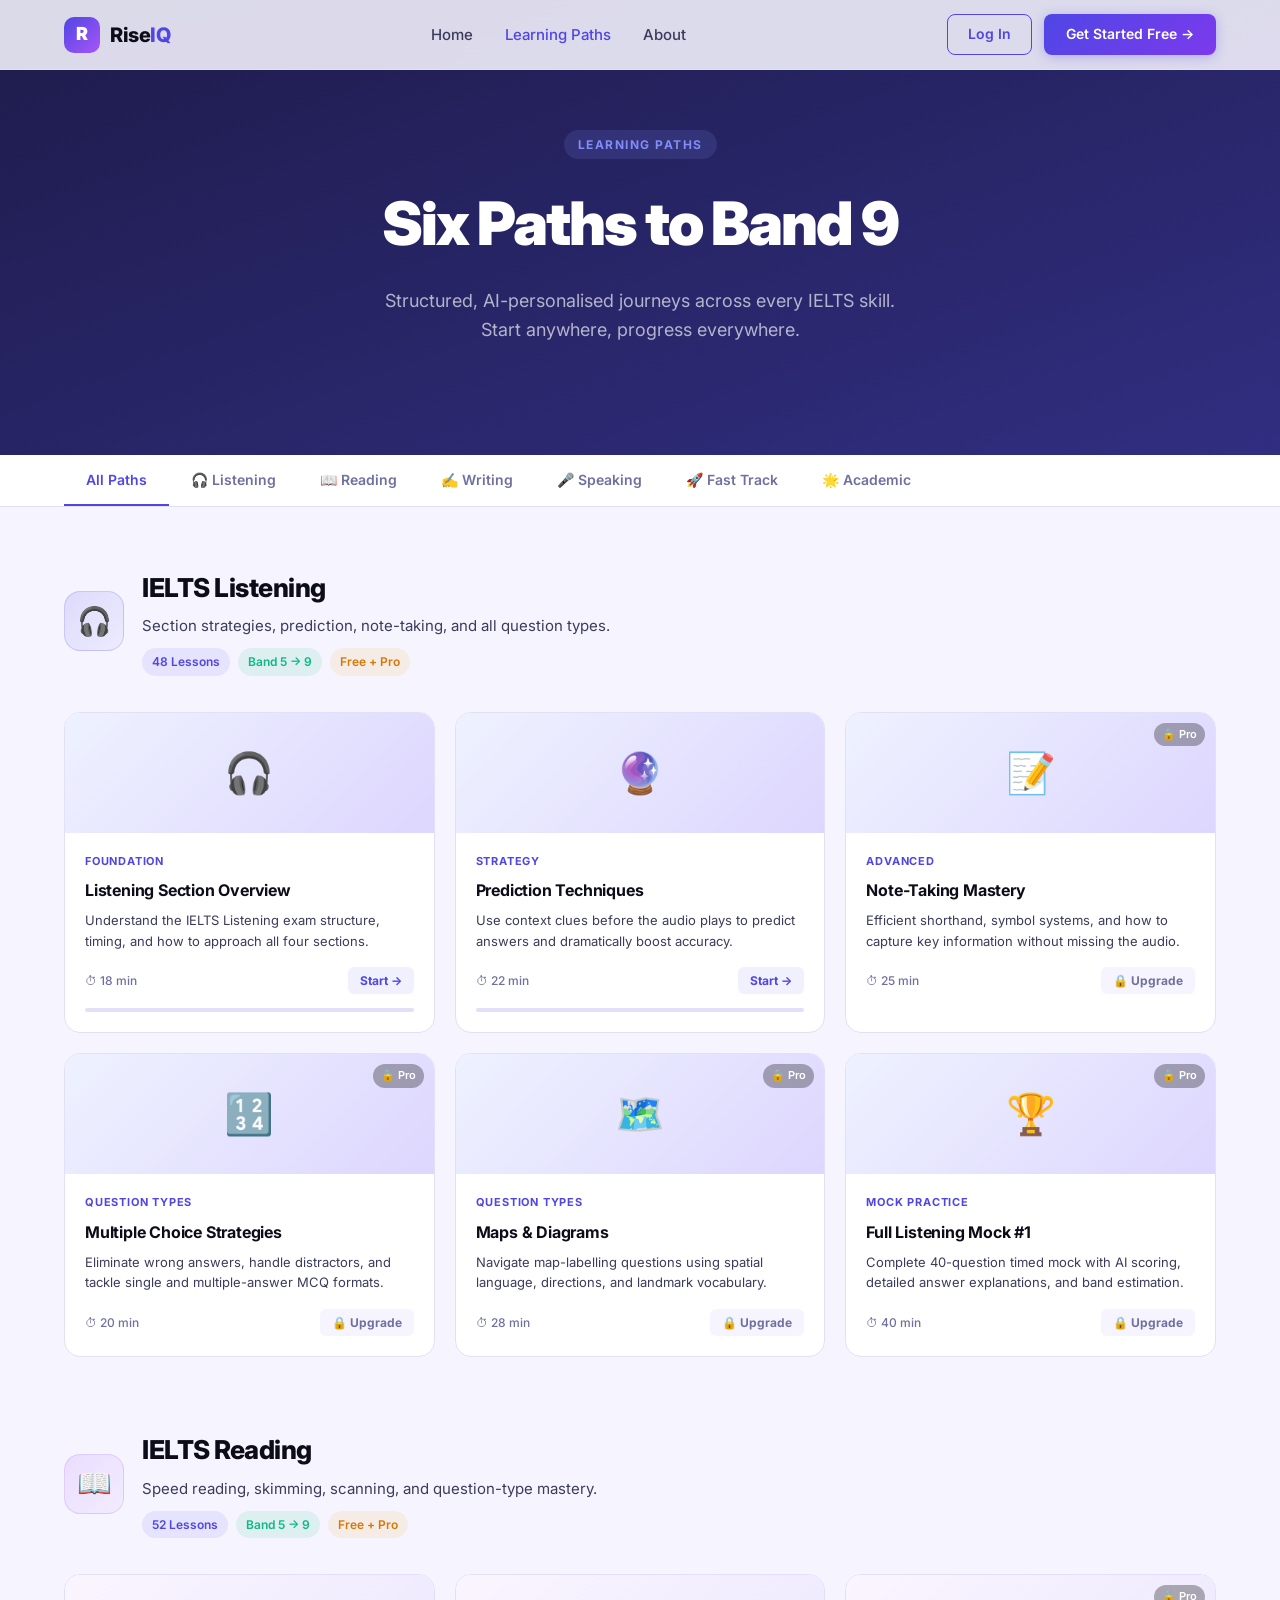
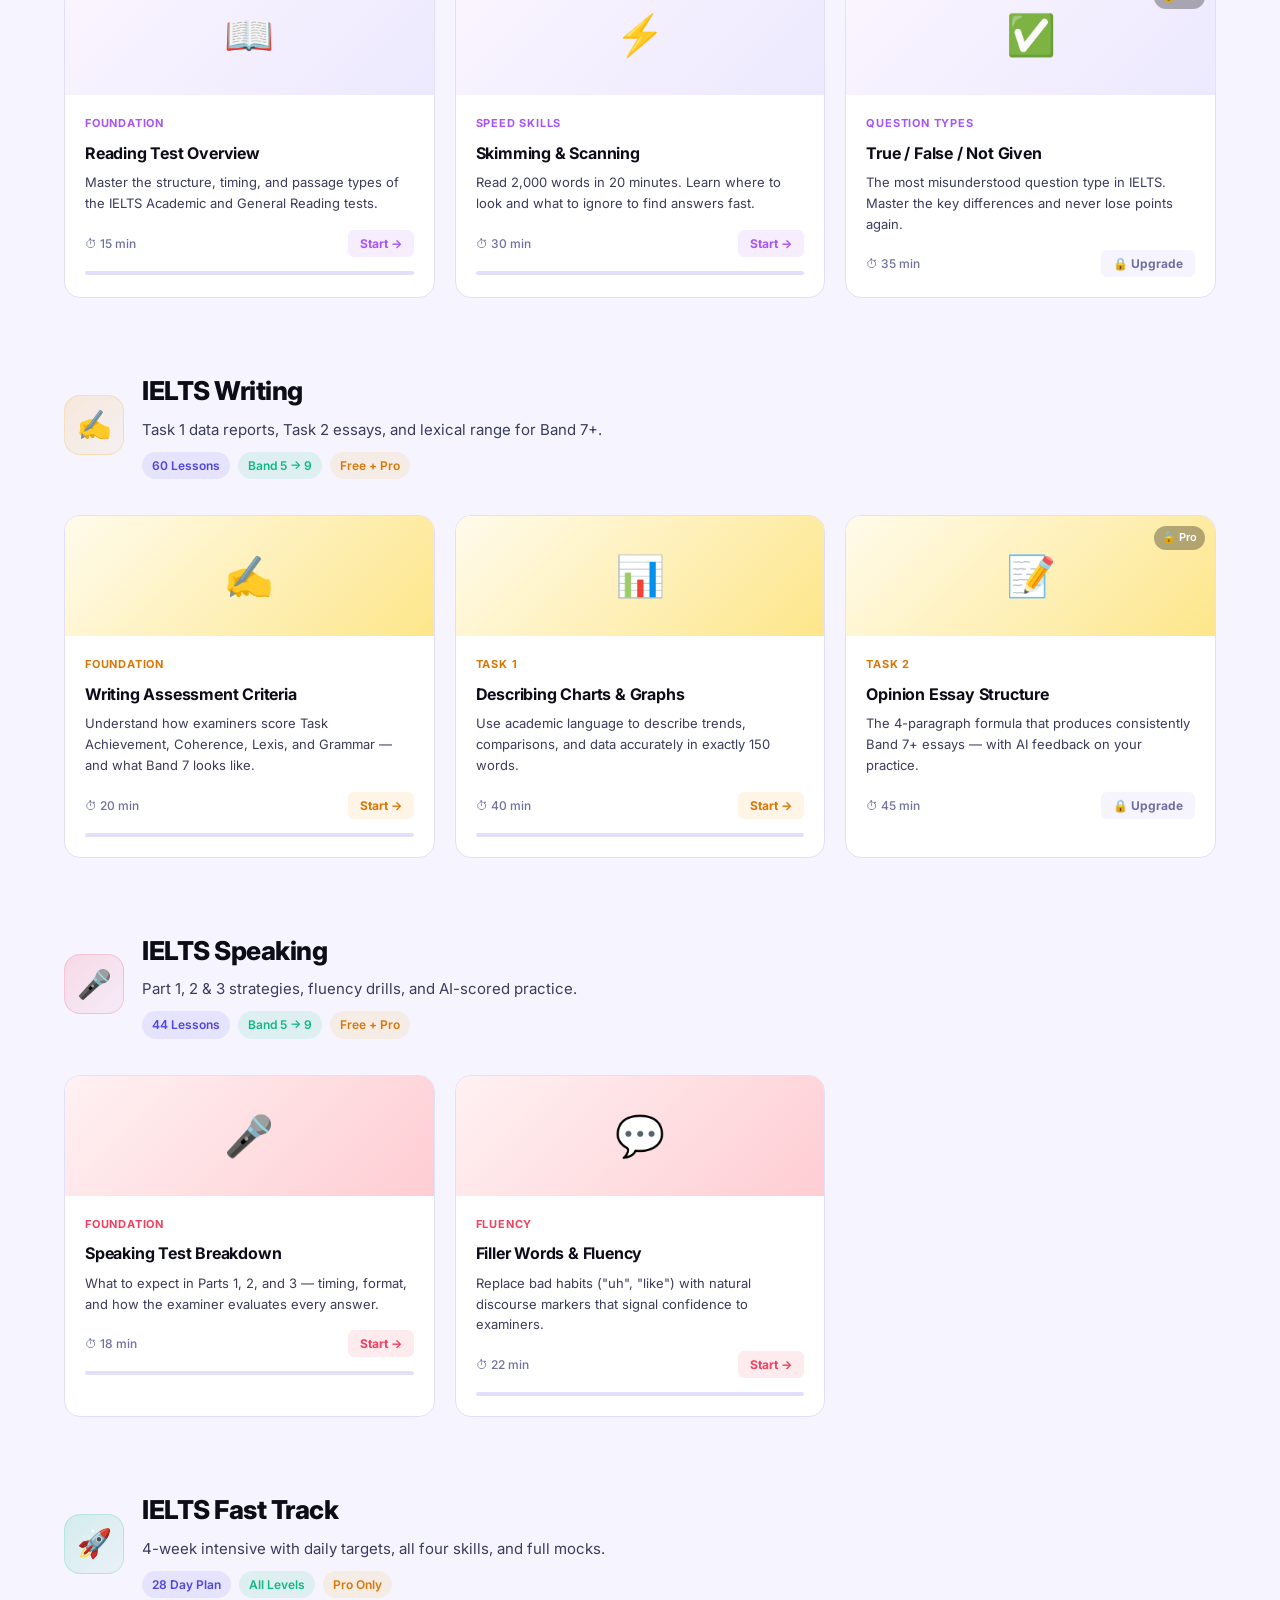
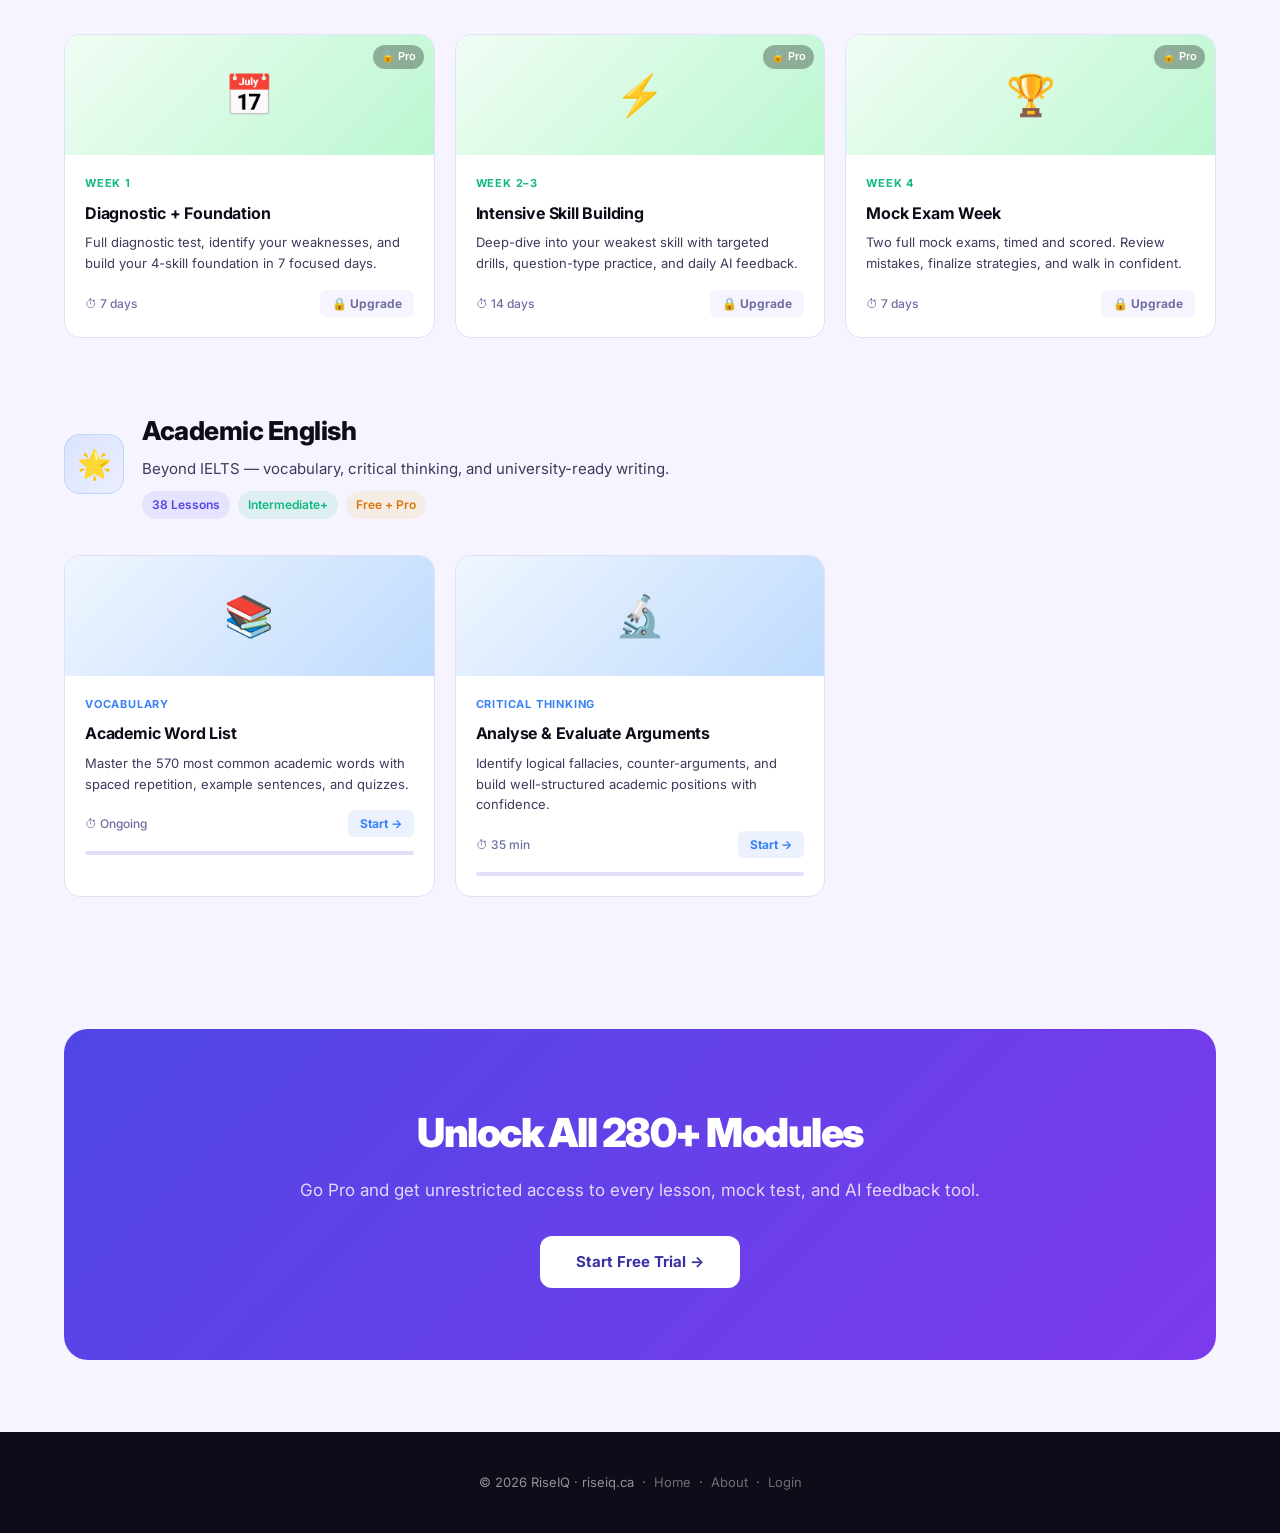
<file: learning-paths.html>
<!DOCTYPE html>
<html lang="en">
<head>
<meta charset="UTF-8">
<meta name="viewport" content="width=device-width, initial-scale=1.0">
<title>Learning Paths — RiseIQ</title>
<link href="https://fonts.googleapis.com/css2?family=Inter:wght@300;400;500;600;700;800;900&display=swap" rel="stylesheet">
<style>
*,*::before,*::after{box-sizing:border-box;margin:0;padding:0}
:root{
  --ink:#0d0d1a;--ink2:#3b3b5c;--ink3:#7070a0;
  --indigo:#4f46e5;--indigo-dark:#3730a3;--indigo-light:#818cf8;
  --amber:#f59e0b;--rose:#f43f5e;--green:#10b981;--purple:#a855f7;
  --bg:#f6f5ff;--bg2:#ffffff;--border:#e2e0f9;--card:#ffffff;
  --r:14px;--shadow:0 4px 24px rgba(79,70,229,.10);
}
body{font-family:'Inter',sans-serif;color:var(--ink);background:var(--bg);overflow-x:hidden;line-height:1.6}

nav{position:fixed;top:0;left:0;right:0;z-index:100;display:flex;align-items:center;justify-content:space-between;padding:0 5%;height:70px;background:rgba(246,245,255,.88);backdrop-filter:blur(18px);border-bottom:1px solid var(--border)}
.nav-logo{display:flex;align-items:center;gap:10px;text-decoration:none}
.nav-logo-mark{width:36px;height:36px;border-radius:10px;background:linear-gradient(135deg,#4f46e5,#a855f7);display:grid;place-items:center;font-size:18px;font-weight:900;color:#fff}
.nav-logo-text{font-size:20px;font-weight:800;color:var(--ink);letter-spacing:-.5px}
.nav-logo-text span{color:var(--indigo)}
.nav-links{display:flex;gap:32px;list-style:none}
.nav-links a{text-decoration:none;color:var(--ink2);font-size:15px;font-weight:500;transition:color .2s}
.nav-links a:hover,.nav-links a.active{color:var(--indigo)}
.nav-ctas{display:flex;gap:12px;align-items:center}
.btn-ghost{padding:8px 20px;border-radius:8px;font-size:14px;font-weight:600;text-decoration:none;color:var(--indigo);border:1.5px solid var(--indigo);transition:all .2s}
.btn-ghost:hover{background:var(--indigo);color:#fff}
.btn-primary{padding:9px 22px;border-radius:8px;font-size:14px;font-weight:600;background:linear-gradient(135deg,#4f46e5,#7c3aed);color:#fff;text-decoration:none;border:none;cursor:pointer;font-family:inherit;box-shadow:0 2px 12px rgba(79,70,229,.30);transition:all .2s;display:inline-block}
.btn-primary:hover{transform:translateY(-1px)}

/* PAGE HERO */
.page-hero{
  padding:130px 5% 70px;text-align:center;
  background:linear-gradient(160deg,#1e1b4b 0%,#312e81 100%);
  color:#fff;
}
.page-hero-tag{display:inline-block;font-size:12px;font-weight:700;letter-spacing:1.5px;text-transform:uppercase;color:#818cf8;background:rgba(129,140,248,.15);border-radius:50px;padding:5px 14px;margin-bottom:16px}
.page-hero h1{font-size:clamp(32px,5vw,60px);font-weight:900;letter-spacing:-2px;margin-bottom:16px}
.page-hero p{font-size:18px;color:rgba(255,255,255,.65);max-width:540px;margin:0 auto 40px}

/* FILTER BAR */
.filter-bar{background:#fff;border-bottom:1px solid var(--border);padding:0 5%;position:sticky;top:70px;z-index:50}
.filter-inner{display:flex;gap:0;overflow-x:auto;scrollbar-width:none}
.filter-inner::-webkit-scrollbar{display:none}
.filter-tab{
  padding:16px 22px;font-size:14px;font-weight:600;color:var(--ink3);
  border-bottom:2px solid transparent;cursor:pointer;white-space:nowrap;
  transition:all .2s;background:none;border-top:none;border-left:none;border-right:none;
  font-family:inherit;
}
.filter-tab.active{color:var(--indigo);border-bottom-color:var(--indigo)}
.filter-tab:hover{color:var(--indigo)}

/* PATHS MAIN */
.paths-main{padding:60px 5%}
.path-section{margin-bottom:72px;display:none}
.path-section.show{display:block}
.path-section-header{display:flex;align-items:center;gap:18px;margin-bottom:36px}
.path-section-icon{width:60px;height:60px;border-radius:16px;display:grid;place-items:center;font-size:28px;flex-shrink:0}
.psi-indigo{background:linear-gradient(135deg,rgba(79,70,229,.15),rgba(79,70,229,.05));border:1px solid rgba(79,70,229,.2)}
.psi-purple{background:linear-gradient(135deg,rgba(168,85,247,.15),rgba(168,85,247,.05));border:1px solid rgba(168,85,247,.2)}
.psi-amber{background:linear-gradient(135deg,rgba(245,158,11,.15),rgba(245,158,11,.05));border:1px solid rgba(245,158,11,.2)}
.psi-rose{background:linear-gradient(135deg,rgba(244,63,94,.15),rgba(244,63,94,.05));border:1px solid rgba(244,63,94,.2)}
.psi-green{background:linear-gradient(135deg,rgba(16,185,129,.15),rgba(16,185,129,.05));border:1px solid rgba(16,185,129,.2)}
.psi-blue{background:linear-gradient(135deg,rgba(59,130,246,.15),rgba(59,130,246,.05));border:1px solid rgba(59,130,246,.2)}
.path-section-meta h2{font-size:26px;font-weight:800;letter-spacing:-.5px;margin-bottom:6px}
.path-section-meta p{font-size:15px;color:var(--ink2)}
.path-section-badges{display:flex;gap:8px;margin-top:10px;flex-wrap:wrap}
.badge{display:inline-flex;align-items:center;gap:5px;font-size:12px;font-weight:600;padding:4px 10px;border-radius:50px}
.badge-indigo{background:rgba(79,70,229,.1);color:var(--indigo)}
.badge-green{background:rgba(16,185,129,.1);color:var(--green)}
.badge-amber{background:rgba(245,158,11,.1);color:#d97706}

/* MODULES GRID */
.modules-grid{display:grid;grid-template-columns:repeat(auto-fill,minmax(300px,1fr));gap:20px}
.module-card{
  background:#fff;border-radius:16px;border:1px solid var(--border);
  overflow:hidden;transition:all .25s;cursor:pointer;
}
.module-card:hover{transform:translateY(-4px);box-shadow:0 12px 40px rgba(79,70,229,.12);border-color:rgba(79,70,229,.25)}
.module-thumb{
  height:120px;display:flex;align-items:center;justify-content:center;
  font-size:40px;position:relative;overflow:hidden;
}
.mt-indigo{background:linear-gradient(135deg,#eef2ff,#ddd6fe)}
.mt-purple{background:linear-gradient(135deg,#faf5ff,#ede9fe)}
.mt-amber{background:linear-gradient(135deg,#fffbeb,#fde68a)}
.mt-rose{background:linear-gradient(135deg,#fff1f2,#fecdd3)}
.mt-green{background:linear-gradient(135deg,#f0fdf4,#bbf7d0)}
.mt-blue{background:linear-gradient(135deg,#eff6ff,#bfdbfe)}
.module-lock{position:absolute;top:10px;right:10px;background:rgba(0,0,0,.3);color:#fff;border-radius:50px;padding:3px 8px;font-size:11px;font-weight:600}
.module-body{padding:20px}
.module-tag{font-size:11px;font-weight:700;letter-spacing:.8px;text-transform:uppercase;margin-bottom:8px}
.mt-tag-indigo{color:var(--indigo)}
.mt-tag-purple{color:var(--purple)}
.mt-tag-amber{color:#d97706}
.mt-tag-rose{color:var(--rose)}
.mt-tag-green{color:var(--green)}
.module-body h3{font-size:16px;font-weight:700;margin-bottom:6px;letter-spacing:-.2px}
.module-body p{font-size:13px;color:var(--ink2);line-height:1.6;margin-bottom:16px}
.module-footer{display:flex;justify-content:space-between;align-items:center}
.module-dur{font-size:12px;color:var(--ink3);font-weight:500}
.btn-module{
  font-size:12px;font-weight:700;color:var(--indigo);
  background:rgba(79,70,229,.08);border:none;border-radius:6px;
  padding:6px 12px;cursor:pointer;font-family:inherit;transition:all .2s;
}
.btn-module:hover{background:var(--indigo);color:#fff}
.btn-module-locked{color:var(--ink3);background:var(--bg);cursor:default}

/* PROGRESS BAR */
.progress-track{background:var(--border);border-radius:4px;height:4px;margin-top:14px}
.progress-fill{height:4px;border-radius:4px;background:linear-gradient(90deg,#4f46e5,#a855f7)}

/* CTA BOTTOM */
.paths-cta-bottom{
  text-align:center;padding:72px 5%;
  background:linear-gradient(135deg,#4f46e5,#7c3aed);color:#fff;
  border-radius:24px;margin:0 5% 72px;
}
.paths-cta-bottom h2{font-size:clamp(24px,4vw,40px);font-weight:900;letter-spacing:-1.5px;margin-bottom:12px}
.paths-cta-bottom p{font-size:17px;opacity:.8;margin-bottom:32px}
.btn-white{padding:14px 36px;border-radius:12px;font-size:15px;font-weight:700;background:#fff;color:var(--indigo-dark);text-decoration:none;display:inline-block;transition:all .25s}
.btn-white:hover{transform:translateY(-2px);box-shadow:0 6px 24px rgba(0,0,0,.25)}

footer{background:var(--ink);color:rgba(255,255,255,.55);padding:40px 5%;text-align:center;font-size:13px}
footer a{color:rgba(255,255,255,.4);text-decoration:none}
</style>
</head>
<body>

<nav>
  <a class="nav-logo" href="index.html">
    <div class="nav-logo-mark">R</div>
    <span class="nav-logo-text">Rise<span>IQ</span></span>
  </a>
  <ul class="nav-links">
    <li><a href="index.html">Home</a></li>
    <li><a href="learning-paths.html" class="active">Learning Paths</a></li>
    <li><a href="about.html">About</a></li>
  </ul>
  <div class="nav-ctas">
    <a href="login.html" class="btn-ghost">Log In</a>
    <a href="login.html" class="btn-primary">Get Started Free →</a>
  </div>
</nav>

<div class="page-hero">
  <div class="page-hero-tag">Learning Paths</div>
  <h1>Six Paths to Band 9</h1>
  <p>Structured, AI-personalised journeys across every IELTS skill. Start anywhere, progress everywhere.</p>
</div>

<div class="filter-bar">
  <div class="filter-inner">
    <button class="filter-tab active" onclick="filterPath('all',this)">All Paths</button>
    <button class="filter-tab" onclick="filterPath('listening',this)">🎧 Listening</button>
    <button class="filter-tab" onclick="filterPath('reading',this)">📖 Reading</button>
    <button class="filter-tab" onclick="filterPath('writing',this)">✍️ Writing</button>
    <button class="filter-tab" onclick="filterPath('speaking',this)">🎤 Speaking</button>
    <button class="filter-tab" onclick="filterPath('fasttrack',this)">🚀 Fast Track</button>
    <button class="filter-tab" onclick="filterPath('academic',this)">🌟 Academic</button>
  </div>
</div>

<div class="paths-main">

  <!-- LISTENING -->
  <div class="path-section show" id="sec-listening">
    <div class="path-section-header">
      <div class="path-section-icon psi-indigo">🎧</div>
      <div class="path-section-meta">
        <h2>IELTS Listening</h2>
        <p>Section strategies, prediction, note-taking, and all question types.</p>
        <div class="path-section-badges">
          <span class="badge badge-indigo">48 Lessons</span>
          <span class="badge badge-green">Band 5 → 9</span>
          <span class="badge badge-amber">Free + Pro</span>
        </div>
      </div>
    </div>
    <div class="modules-grid">
      <div class="module-card" onclick="window.location='login.html'">
        <div class="module-thumb mt-indigo">🎧</div>
        <div class="module-body">
          <div class="module-tag mt-tag-indigo">Foundation</div>
          <h3>Listening Section Overview</h3>
          <p>Understand the IELTS Listening exam structure, timing, and how to approach all four sections.</p>
          <div class="module-footer">
            <span class="module-dur">⏱ 18 min</span>
            <button class="btn-module">Start →</button>
          </div>
          <div class="progress-track"><div class="progress-fill" style="width:0%"></div></div>
        </div>
      </div>
      <div class="module-card" onclick="window.location='login.html'">
        <div class="module-thumb mt-indigo">🔮</div>
        <div class="module-body">
          <div class="module-tag mt-tag-indigo">Strategy</div>
          <h3>Prediction Techniques</h3>
          <p>Use context clues before the audio plays to predict answers and dramatically boost accuracy.</p>
          <div class="module-footer">
            <span class="module-dur">⏱ 22 min</span>
            <button class="btn-module">Start →</button>
          </div>
          <div class="progress-track"><div class="progress-fill" style="width:0%"></div></div>
        </div>
      </div>
      <div class="module-card" onclick="window.location='login.html'">
        <div class="module-thumb mt-indigo">📝
          <span class="module-lock">🔒 Pro</span>
        </div>
        <div class="module-body">
          <div class="module-tag mt-tag-indigo">Advanced</div>
          <h3>Note-Taking Mastery</h3>
          <p>Efficient shorthand, symbol systems, and how to capture key information without missing the audio.</p>
          <div class="module-footer">
            <span class="module-dur">⏱ 25 min</span>
            <button class="btn-module btn-module-locked">🔒 Upgrade</button>
          </div>
        </div>
      </div>
      <div class="module-card" onclick="window.location='login.html'">
        <div class="module-thumb mt-indigo">🔢
          <span class="module-lock">🔒 Pro</span>
        </div>
        <div class="module-body">
          <div class="module-tag mt-tag-indigo">Question Types</div>
          <h3>Multiple Choice Strategies</h3>
          <p>Eliminate wrong answers, handle distractors, and tackle single and multiple-answer MCQ formats.</p>
          <div class="module-footer">
            <span class="module-dur">⏱ 20 min</span>
            <button class="btn-module btn-module-locked">🔒 Upgrade</button>
          </div>
        </div>
      </div>
      <div class="module-card" onclick="window.location='login.html'">
        <div class="module-thumb mt-indigo">🗺️
          <span class="module-lock">🔒 Pro</span>
        </div>
        <div class="module-body">
          <div class="module-tag mt-tag-indigo">Question Types</div>
          <h3>Maps &amp; Diagrams</h3>
          <p>Navigate map-labelling questions using spatial language, directions, and landmark vocabulary.</p>
          <div class="module-footer">
            <span class="module-dur">⏱ 28 min</span>
            <button class="btn-module btn-module-locked">🔒 Upgrade</button>
          </div>
        </div>
      </div>
      <div class="module-card" onclick="window.location='login.html'">
        <div class="module-thumb mt-indigo">🏆
          <span class="module-lock">🔒 Pro</span>
        </div>
        <div class="module-body">
          <div class="module-tag mt-tag-indigo">Mock Practice</div>
          <h3>Full Listening Mock #1</h3>
          <p>Complete 40-question timed mock with AI scoring, detailed answer explanations, and band estimation.</p>
          <div class="module-footer">
            <span class="module-dur">⏱ 40 min</span>
            <button class="btn-module btn-module-locked">🔒 Upgrade</button>
          </div>
        </div>
      </div>
    </div>
  </div>

  <!-- READING -->
  <div class="path-section show" id="sec-reading">
    <div class="path-section-header">
      <div class="path-section-icon psi-purple">📖</div>
      <div class="path-section-meta">
        <h2>IELTS Reading</h2>
        <p>Speed reading, skimming, scanning, and question-type mastery.</p>
        <div class="path-section-badges">
          <span class="badge badge-indigo">52 Lessons</span>
          <span class="badge badge-green">Band 5 → 9</span>
          <span class="badge badge-amber">Free + Pro</span>
        </div>
      </div>
    </div>
    <div class="modules-grid">
      <div class="module-card" onclick="window.location='login.html'">
        <div class="module-thumb mt-purple">📖</div>
        <div class="module-body">
          <div class="module-tag mt-tag-purple">Foundation</div>
          <h3>Reading Test Overview</h3>
          <p>Master the structure, timing, and passage types of the IELTS Academic and General Reading tests.</p>
          <div class="module-footer">
            <span class="module-dur">⏱ 15 min</span>
            <button class="btn-module" style="background:rgba(168,85,247,.1);color:var(--purple)">Start →</button>
          </div>
          <div class="progress-track"><div class="progress-fill" style="width:0%;background:linear-gradient(90deg,#a855f7,#7c3aed)"></div></div>
        </div>
      </div>
      <div class="module-card" onclick="window.location='login.html'">
        <div class="module-thumb mt-purple">⚡</div>
        <div class="module-body">
          <div class="module-tag mt-tag-purple">Speed Skills</div>
          <h3>Skimming &amp; Scanning</h3>
          <p>Read 2,000 words in 20 minutes. Learn where to look and what to ignore to find answers fast.</p>
          <div class="module-footer">
            <span class="module-dur">⏱ 30 min</span>
            <button class="btn-module" style="background:rgba(168,85,247,.1);color:var(--purple)">Start →</button>
          </div>
          <div class="progress-track"><div class="progress-fill" style="width:0%;background:linear-gradient(90deg,#a855f7,#7c3aed)"></div></div>
        </div>
      </div>
      <div class="module-card" onclick="window.location='login.html'">
        <div class="module-thumb mt-purple">✅
          <span class="module-lock">🔒 Pro</span>
        </div>
        <div class="module-body">
          <div class="module-tag mt-tag-purple">Question Types</div>
          <h3>True / False / Not Given</h3>
          <p>The most misunderstood question type in IELTS. Master the key differences and never lose points again.</p>
          <div class="module-footer">
            <span class="module-dur">⏱ 35 min</span>
            <button class="btn-module btn-module-locked">🔒 Upgrade</button>
          </div>
        </div>
      </div>
    </div>
  </div>

  <!-- WRITING -->
  <div class="path-section show" id="sec-writing">
    <div class="path-section-header">
      <div class="path-section-icon psi-amber">✍️</div>
      <div class="path-section-meta">
        <h2>IELTS Writing</h2>
        <p>Task 1 data reports, Task 2 essays, and lexical range for Band 7+.</p>
        <div class="path-section-badges">
          <span class="badge badge-indigo">60 Lessons</span>
          <span class="badge badge-green">Band 5 → 9</span>
          <span class="badge badge-amber">Free + Pro</span>
        </div>
      </div>
    </div>
    <div class="modules-grid">
      <div class="module-card" onclick="window.location='login.html'">
        <div class="module-thumb mt-amber">✍️</div>
        <div class="module-body">
          <div class="module-tag mt-tag-amber">Foundation</div>
          <h3>Writing Assessment Criteria</h3>
          <p>Understand how examiners score Task Achievement, Coherence, Lexis, and Grammar — and what Band 7 looks like.</p>
          <div class="module-footer">
            <span class="module-dur">⏱ 20 min</span>
            <button class="btn-module" style="background:rgba(245,158,11,.1);color:#d97706">Start →</button>
          </div>
          <div class="progress-track"><div class="progress-fill" style="width:0%;background:linear-gradient(90deg,#f59e0b,#f97316)"></div></div>
        </div>
      </div>
      <div class="module-card" onclick="window.location='login.html'">
        <div class="module-thumb mt-amber">📊</div>
        <div class="module-body">
          <div class="module-tag mt-tag-amber">Task 1</div>
          <h3>Describing Charts &amp; Graphs</h3>
          <p>Use academic language to describe trends, comparisons, and data accurately in exactly 150 words.</p>
          <div class="module-footer">
            <span class="module-dur">⏱ 40 min</span>
            <button class="btn-module" style="background:rgba(245,158,11,.1);color:#d97706">Start →</button>
          </div>
          <div class="progress-track"><div class="progress-fill" style="width:0%;background:linear-gradient(90deg,#f59e0b,#f97316)"></div></div>
        </div>
      </div>
      <div class="module-card" onclick="window.location='login.html'">
        <div class="module-thumb mt-amber">📝
          <span class="module-lock">🔒 Pro</span>
        </div>
        <div class="module-body">
          <div class="module-tag mt-tag-amber">Task 2</div>
          <h3>Opinion Essay Structure</h3>
          <p>The 4-paragraph formula that produces consistently Band 7+ essays — with AI feedback on your practice.</p>
          <div class="module-footer">
            <span class="module-dur">⏱ 45 min</span>
            <button class="btn-module btn-module-locked">🔒 Upgrade</button>
          </div>
        </div>
      </div>
    </div>
  </div>

  <!-- SPEAKING -->
  <div class="path-section show" id="sec-speaking">
    <div class="path-section-header">
      <div class="path-section-icon psi-rose">🎤</div>
      <div class="path-section-meta">
        <h2>IELTS Speaking</h2>
        <p>Part 1, 2 &amp; 3 strategies, fluency drills, and AI-scored practice.</p>
        <div class="path-section-badges">
          <span class="badge badge-indigo">44 Lessons</span>
          <span class="badge badge-green">Band 5 → 9</span>
          <span class="badge badge-amber">Free + Pro</span>
        </div>
      </div>
    </div>
    <div class="modules-grid">
      <div class="module-card" onclick="window.location='login.html'">
        <div class="module-thumb mt-rose">🎤</div>
        <div class="module-body">
          <div class="module-tag mt-tag-rose">Foundation</div>
          <h3>Speaking Test Breakdown</h3>
          <p>What to expect in Parts 1, 2, and 3 — timing, format, and how the examiner evaluates every answer.</p>
          <div class="module-footer">
            <span class="module-dur">⏱ 18 min</span>
            <button class="btn-module" style="background:rgba(244,63,94,.1);color:var(--rose)">Start →</button>
          </div>
          <div class="progress-track"><div class="progress-fill" style="width:0%;background:linear-gradient(90deg,#f43f5e,#e11d48)"></div></div>
        </div>
      </div>
      <div class="module-card" onclick="window.location='login.html'">
        <div class="module-thumb mt-rose">💬</div>
        <div class="module-body">
          <div class="module-tag mt-tag-rose">Fluency</div>
          <h3>Filler Words &amp; Fluency</h3>
          <p>Replace bad habits ("uh", "like") with natural discourse markers that signal confidence to examiners.</p>
          <div class="module-footer">
            <span class="module-dur">⏱ 22 min</span>
            <button class="btn-module" style="background:rgba(244,63,94,.1);color:var(--rose)">Start →</button>
          </div>
          <div class="progress-track"><div class="progress-fill" style="width:0%;background:linear-gradient(90deg,#f43f5e,#e11d48)"></div></div>
        </div>
      </div>
    </div>
  </div>

  <!-- FAST TRACK -->
  <div class="path-section show" id="sec-fasttrack">
    <div class="path-section-header">
      <div class="path-section-icon psi-green">🚀</div>
      <div class="path-section-meta">
        <h2>IELTS Fast Track</h2>
        <p>4-week intensive with daily targets, all four skills, and full mocks.</p>
        <div class="path-section-badges">
          <span class="badge badge-indigo">28 Day Plan</span>
          <span class="badge badge-green">All Levels</span>
          <span class="badge badge-amber">Pro Only</span>
        </div>
      </div>
    </div>
    <div class="modules-grid">
      <div class="module-card" onclick="window.location='login.html'">
        <div class="module-thumb mt-green">📅
          <span class="module-lock">🔒 Pro</span>
        </div>
        <div class="module-body">
          <div class="module-tag mt-tag-green">Week 1</div>
          <h3>Diagnostic + Foundation</h3>
          <p>Full diagnostic test, identify your weaknesses, and build your 4-skill foundation in 7 focused days.</p>
          <div class="module-footer">
            <span class="module-dur">⏱ 7 days</span>
            <button class="btn-module btn-module-locked">🔒 Upgrade</button>
          </div>
        </div>
      </div>
      <div class="module-card" onclick="window.location='login.html'">
        <div class="module-thumb mt-green">⚡
          <span class="module-lock">🔒 Pro</span>
        </div>
        <div class="module-body">
          <div class="module-tag mt-tag-green">Week 2–3</div>
          <h3>Intensive Skill Building</h3>
          <p>Deep-dive into your weakest skill with targeted drills, question-type practice, and daily AI feedback.</p>
          <div class="module-footer">
            <span class="module-dur">⏱ 14 days</span>
            <button class="btn-module btn-module-locked">🔒 Upgrade</button>
          </div>
        </div>
      </div>
      <div class="module-card" onclick="window.location='login.html'">
        <div class="module-thumb mt-green">🏆
          <span class="module-lock">🔒 Pro</span>
        </div>
        <div class="module-body">
          <div class="module-tag mt-tag-green">Week 4</div>
          <h3>Mock Exam Week</h3>
          <p>Two full mock exams, timed and scored. Review mistakes, finalize strategies, and walk in confident.</p>
          <div class="module-footer">
            <span class="module-dur">⏱ 7 days</span>
            <button class="btn-module btn-module-locked">🔒 Upgrade</button>
          </div>
        </div>
      </div>
    </div>
  </div>

  <!-- ACADEMIC ENGLISH -->
  <div class="path-section show" id="sec-academic">
    <div class="path-section-header">
      <div class="path-section-icon psi-blue">🌟</div>
      <div class="path-section-meta">
        <h2>Academic English</h2>
        <p>Beyond IELTS — vocabulary, critical thinking, and university-ready writing.</p>
        <div class="path-section-badges">
          <span class="badge badge-indigo">38 Lessons</span>
          <span class="badge badge-green">Intermediate+</span>
          <span class="badge badge-amber">Free + Pro</span>
        </div>
      </div>
    </div>
    <div class="modules-grid">
      <div class="module-card" onclick="window.location='login.html'">
        <div class="module-thumb mt-blue">📚</div>
        <div class="module-body">
          <div class="module-tag" style="color:#3b82f6">Vocabulary</div>
          <h3>Academic Word List</h3>
          <p>Master the 570 most common academic words with spaced repetition, example sentences, and quizzes.</p>
          <div class="module-footer">
            <span class="module-dur">⏱ Ongoing</span>
            <button class="btn-module" style="background:rgba(59,130,246,.1);color:#3b82f6">Start →</button>
          </div>
          <div class="progress-track"><div class="progress-fill" style="width:0%;background:linear-gradient(90deg,#3b82f6,#6366f1)"></div></div>
        </div>
      </div>
      <div class="module-card" onclick="window.location='login.html'">
        <div class="module-thumb mt-blue">🔬</div>
        <div class="module-body">
          <div class="module-tag" style="color:#3b82f6">Critical Thinking</div>
          <h3>Analyse &amp; Evaluate Arguments</h3>
          <p>Identify logical fallacies, counter-arguments, and build well-structured academic positions with confidence.</p>
          <div class="module-footer">
            <span class="module-dur">⏱ 35 min</span>
            <button class="btn-module" style="background:rgba(59,130,246,.1);color:#3b82f6">Start →</button>
          </div>
          <div class="progress-track"><div class="progress-fill" style="width:0%;background:linear-gradient(90deg,#3b82f6,#6366f1)"></div></div>
        </div>
      </div>
    </div>
  </div>

</div><!-- /paths-main -->

<div class="paths-cta-bottom">
  <h2>Unlock All 280+ Modules</h2>
  <p>Go Pro and get unrestricted access to every lesson, mock test, and AI feedback tool.</p>
  <a href="login.html" class="btn-white">Start Free Trial →</a>
</div>

<footer>
  <span>© 2026 RiseIQ · riseiq.ca &nbsp;·&nbsp; <a href="index.html">Home</a> &nbsp;·&nbsp; <a href="about.html">About</a> &nbsp;·&nbsp; <a href="login.html">Login</a></span>
</footer>

<script>
function filterPath(cat, btn) {
  document.querySelectorAll('.filter-tab').forEach(t => t.classList.remove('active'));
  btn.classList.add('active');
  const secs = document.querySelectorAll('.path-section');
  secs.forEach(s => {
    if (cat === 'all') { s.classList.add('show'); }
    else { s.classList.toggle('show', s.id === 'sec-' + cat); }
  });
}
</script>
</body>
</html>
</file>
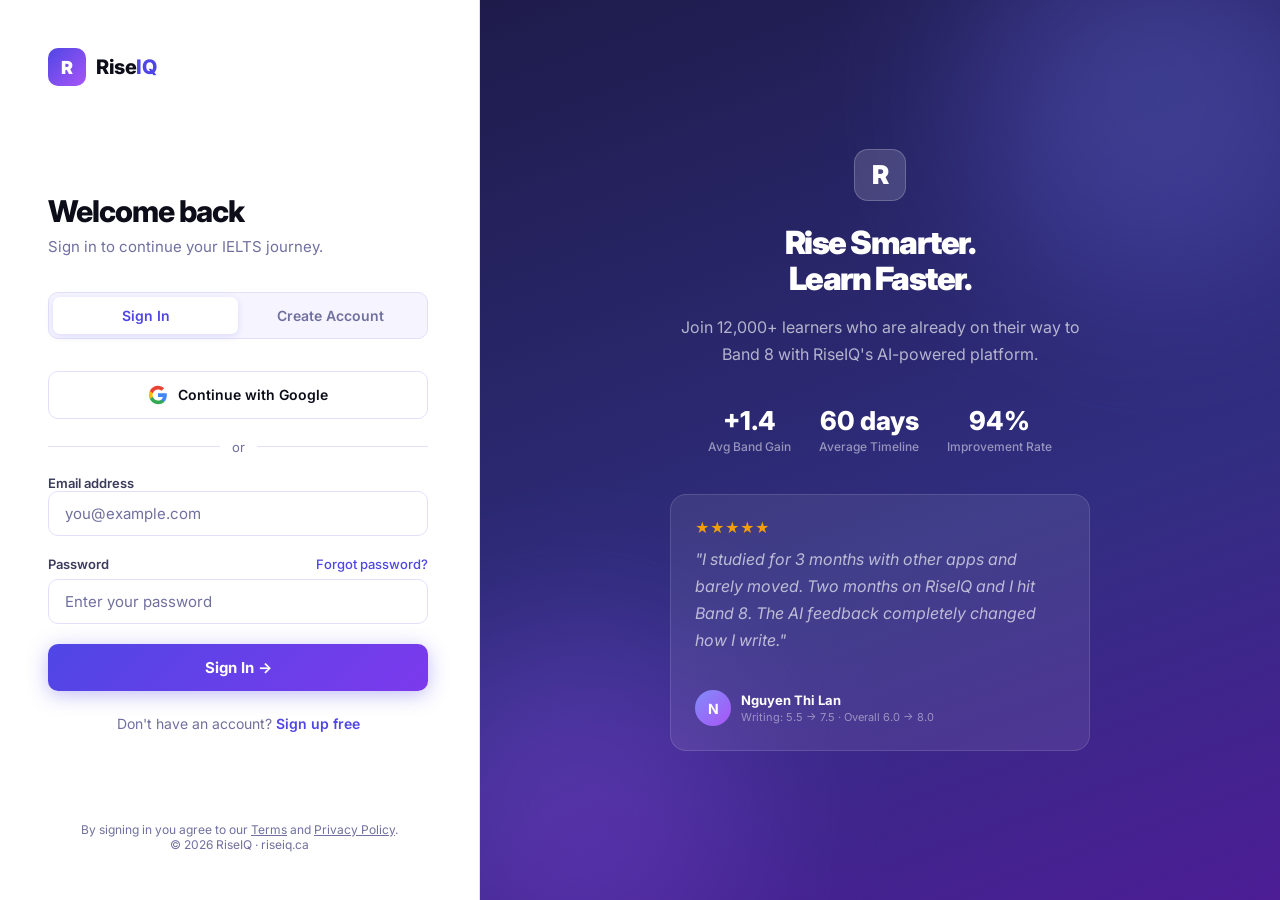
<file: login.html>
<!DOCTYPE html>
<html lang="en">
<head>
<meta charset="UTF-8">
<meta name="viewport" content="width=device-width, initial-scale=1.0">
<title>Sign In — RiseIQ</title>
<link href="https://fonts.googleapis.com/css2?family=Inter:wght@300;400;500;600;700;800;900&display=swap" rel="stylesheet">
<style>
*,*::before,*::after{box-sizing:border-box;margin:0;padding:0}
:root{
  --ink:#0d0d1a;--ink2:#3b3b5c;--ink3:#7070a0;
  --indigo:#4f46e5;--indigo-dark:#3730a3;
  --bg:#f6f5ff;--border:#e2e0f9;
}
body{font-family:'Inter',sans-serif;color:var(--ink);background:var(--bg);min-height:100vh;display:flex;overflow:hidden}

/* SPLIT LAYOUT */
.login-left{
  flex:0 0 480px;background:#fff;
  display:flex;flex-direction:column;
  padding:48px;min-height:100vh;
  border-right:1px solid var(--border);
  position:relative;z-index:1;
}
.login-right{
  flex:1;
  background:linear-gradient(160deg,#1e1b4b 0%,#312e81 60%,#4c1d95 100%);
  display:flex;flex-direction:column;align-items:center;justify-content:center;
  padding:48px;position:relative;overflow:hidden;
}
@media(max-width:860px){
  .login-right{display:none}
  .login-left{flex:1;max-width:100%}
}

/* BLOBS */
.blob{position:absolute;border-radius:50%;filter:blur(80px);opacity:.3;pointer-events:none}
.blob1{width:400px;height:400px;background:radial-gradient(circle,#818cf8,#4f46e5);top:-100px;right:-80px}
.blob2{width:350px;height:350px;background:radial-gradient(circle,#a855f7,#7c3aed);bottom:-80px;left:-80px}

/* LEFT CONTENT */
.login-logo{display:flex;align-items:center;gap:10px;margin-bottom:48px;text-decoration:none}
.logo-mark{width:38px;height:38px;border-radius:10px;background:linear-gradient(135deg,#4f46e5,#a855f7);display:grid;place-items:center;font-size:18px;font-weight:900;color:#fff}
.logo-text{font-size:20px;font-weight:800;color:var(--ink);letter-spacing:-.5px}
.logo-text span{color:var(--indigo)}

.login-content{flex:1;display:flex;flex-direction:column;justify-content:center;max-width:380px}
.login-heading{font-size:30px;font-weight:800;letter-spacing:-1px;margin-bottom:8px}
.login-sub{font-size:15px;color:var(--ink3);margin-bottom:36px}

/* TABS */
.auth-tabs{display:flex;background:var(--bg);border-radius:10px;padding:4px;margin-bottom:32px;border:1px solid var(--border)}
.auth-tab{flex:1;padding:10px;border:none;background:none;border-radius:7px;font-size:14px;font-weight:600;color:var(--ink3);cursor:pointer;font-family:inherit;transition:all .2s}
.auth-tab.active{background:#fff;color:var(--indigo);box-shadow:0 2px 8px rgba(79,70,229,.15)}

/* FORM */
.form-group{margin-bottom:20px}
.form-label{display:block;font-size:13px;font-weight:600;color:var(--ink2);margin-bottom:7px}
.form-input{
  width:100%;padding:12px 16px;border:1.5px solid var(--border);border-radius:10px;
  font-size:15px;font-family:inherit;color:var(--ink);background:#fff;
  transition:all .2s;outline:none;
}
.form-input:focus{border-color:var(--indigo);box-shadow:0 0 0 3px rgba(79,70,229,.12)}
.form-input::placeholder{color:var(--ink3)}
.form-row{display:flex;justify-content:space-between;align-items:center;margin-bottom:8px}
.form-label{margin-bottom:0}
.forgot-link{font-size:13px;color:var(--indigo);text-decoration:none;font-weight:500}
.forgot-link:hover{text-decoration:underline}

/* GOOGLE BTN */
.btn-google{
  width:100%;display:flex;align-items:center;justify-content:center;gap:10px;
  padding:13px;border:1.5px solid var(--border);border-radius:10px;
  background:#fff;font-size:14px;font-weight:600;color:var(--ink);
  cursor:pointer;font-family:inherit;transition:all .2s;margin-bottom:20px;
}
.btn-google:hover{border-color:rgba(79,70,229,.4);background:var(--bg);transform:translateY(-1px)}
.google-icon{width:20px;height:20px;flex-shrink:0}

/* DIVIDER */
.divider{display:flex;align-items:center;gap:12px;margin-bottom:20px;color:var(--ink3);font-size:13px}
.divider::before,.divider::after{content:'';flex:1;height:1px;background:var(--border)}

/* SUBMIT */
.btn-submit{
  width:100%;padding:14px;border-radius:10px;border:none;
  background:linear-gradient(135deg,#4f46e5,#7c3aed);
  color:#fff;font-size:15px;font-weight:700;
  cursor:pointer;font-family:inherit;
  box-shadow:0 4px 20px rgba(79,70,229,.35);
  transition:all .25s;
}
.btn-submit:hover{transform:translateY(-1px);box-shadow:0 6px 28px rgba(79,70,229,.45)}

.form-switch{text-align:center;margin-top:24px;font-size:14px;color:var(--ink3)}
.form-switch a{color:var(--indigo);font-weight:600;text-decoration:none}
.form-switch a:hover{text-decoration:underline}

.login-footer{font-size:12px;color:var(--ink3);text-align:center;margin-top:32px}
.login-footer a{color:var(--ink3);text-decoration:underline}

/* RIGHT PANEL */
.right-quote{
  text-align:center;color:#fff;position:relative;z-index:1;max-width:420px;
}
.right-logo-mark{width:52px;height:52px;border-radius:14px;background:rgba(255,255,255,.15);display:grid;place-items:center;font-size:26px;font-weight:900;color:#fff;margin:0 auto 24px;border:1px solid rgba(255,255,255,.2)}
.right-quote h2{font-size:32px;font-weight:900;letter-spacing:-1.5px;margin-bottom:16px;line-height:1.15}
.right-quote p{font-size:16px;color:rgba(255,255,255,.65);line-height:1.7;margin-bottom:36px}
.right-stats{display:flex;gap:28px;justify-content:center;flex-wrap:wrap;margin-bottom:40px}
.rs{text-align:center}
.rs-num{font-size:26px;font-weight:800;color:#fff}
.rs-lbl{font-size:12px;color:rgba(255,255,255,.5);margin-top:3px;font-weight:500}
.right-testimonial{
  background:rgba(255,255,255,.08);border:1px solid rgba(255,255,255,.12);
  border-radius:16px;padding:24px;text-align:left;
}
.rt-stars{color:#f59e0b;font-size:14px;margin-bottom:10px}
.rt-text{font-size:14px;color:rgba(255,255,255,.75);line-height:1.7;font-style:italic;margin-bottom:14px}
.rt-author{display:flex;align-items:center;gap:10px}
.rt-av{width:36px;height:36px;border-radius:50%;background:linear-gradient(135deg,#818cf8,#a855f7);display:grid;place-items:center;font-size:14px;font-weight:700;color:#fff;flex-shrink:0}
.rt-name{font-size:13px;font-weight:700;color:#fff}
.rt-score{font-size:11px;color:rgba(255,255,255,.45);margin-top:2px}

/* LOADING STATE */
.btn-submit.loading{pointer-events:none;opacity:.7}
.btn-submit.loading::after{content:' ↻';animation:spin .6s linear infinite;display:inline-block}
@keyframes spin{from{transform:rotate(0deg)}to{transform:rotate(360deg)}}
</style>
</head>
<body>

<!-- LEFT: FORM PANEL -->
<div class="login-left">
  <a href="index.html" class="login-logo">
    <div class="logo-mark">R</div>
    <span class="logo-text">Rise<span>IQ</span></span>
  </a>

  <div class="login-content">
    <h1 class="login-heading" id="form-heading">Welcome back</h1>
    <p class="login-sub" id="form-sub">Sign in to continue your IELTS journey.</p>

    <!-- TABS -->
    <div class="auth-tabs">
      <button class="auth-tab active" id="tab-signin" onclick="switchTab('signin')">Sign In</button>
      <button class="auth-tab" id="tab-signup" onclick="switchTab('signup')">Create Account</button>
    </div>

    <!-- GOOGLE -->
    <button class="btn-google" onclick="googleAuth()">
      <svg class="google-icon" viewBox="0 0 24 24">
        <path fill="#4285F4" d="M22.56 12.25c0-.78-.07-1.53-.2-2.25H12v4.26h5.92c-.26 1.37-1.04 2.53-2.21 3.31v2.77h3.57c2.08-1.92 3.28-4.74 3.28-8.09z"/>
        <path fill="#34A853" d="M12 23c2.97 0 5.46-.98 7.28-2.66l-3.57-2.77c-.98.66-2.23 1.06-3.71 1.06-2.86 0-5.29-1.93-6.16-4.53H2.18v2.84C3.99 20.53 7.7 23 12 23z"/>
        <path fill="#FBBC05" d="M5.84 14.09c-.22-.66-.35-1.36-.35-2.09s.13-1.43.35-2.09V7.07H2.18C1.43 8.55 1 10.22 1 12s.43 3.45 1.18 4.93l2.85-2.22.81-.62z"/>
        <path fill="#EA4335" d="M12 5.38c1.62 0 3.06.56 4.21 1.64l3.15-3.15C17.45 2.09 14.97 1 12 1 7.7 1 3.99 3.47 2.18 7.07l3.66 2.84c.87-2.6 3.3-4.53 6.16-4.53z"/>
      </svg>
      Continue with Google
    </button>

    <div class="divider">or</div>

    <!-- SIGN IN FORM -->
    <form id="form-signin" onsubmit="handleSubmit(event,'signin')">
      <div class="form-group">
        <label class="form-label">Email address</label>
        <input type="email" class="form-input" placeholder="you@example.com" required>
      </div>
      <div class="form-group">
        <div class="form-row" style="margin-bottom:7px">
          <label class="form-label">Password</label>
          <a href="#" class="forgot-link">Forgot password?</a>
        </div>
        <input type="password" class="form-input" placeholder="Enter your password" required>
      </div>
      <button type="submit" class="btn-submit" id="btn-signin">Sign In →</button>
    </form>

    <!-- SIGN UP FORM -->
    <form id="form-signup" style="display:none" onsubmit="handleSubmit(event,'signup')">
      <div class="form-group">
        <label class="form-label">Full Name</label>
        <input type="text" class="form-input" placeholder="Your full name" required>
      </div>
      <div class="form-group">
        <label class="form-label">Email address</label>
        <input type="email" class="form-input" placeholder="you@example.com" required>
      </div>
      <div class="form-group">
        <label class="form-label">Password</label>
        <input type="password" class="form-input" placeholder="Create a strong password" required>
      </div>
      <div class="form-group">
        <label class="form-label">Target Band Score</label>
        <select class="form-input">
          <option value="">Select your target...</option>
          <option>Band 6.0</option>
          <option>Band 6.5</option>
          <option>Band 7.0</option>
          <option>Band 7.5</option>
          <option>Band 8.0</option>
          <option>Band 8.5+</option>
        </select>
      </div>
      <button type="submit" class="btn-submit" id="btn-signup">Create Account — It's Free →</button>
    </form>

    <div class="form-switch" id="form-switch">
      Don't have an account? <a href="#" onclick="switchTab('signup');return false">Sign up free</a>
    </div>

  </div>

  <div class="login-footer">
    By signing in you agree to our <a href="#">Terms</a> and <a href="#">Privacy Policy</a>.<br>
    © 2026 RiseIQ · riseiq.ca
  </div>
</div>

<!-- RIGHT: BRAND PANEL -->
<div class="login-right">
  <div class="blob blob1"></div>
  <div class="blob blob2"></div>
  <div class="right-quote">
    <div class="right-logo-mark">R</div>
    <h2>Rise Smarter.<br>Learn Faster.</h2>
    <p>Join 12,000+ learners who are already on their way to Band 8 with RiseIQ's AI-powered platform.</p>
    <div class="right-stats">
      <div class="rs">
        <div class="rs-num">+1.4</div>
        <div class="rs-lbl">Avg Band Gain</div>
      </div>
      <div class="rs">
        <div class="rs-num">60 days</div>
        <div class="rs-lbl">Average Timeline</div>
      </div>
      <div class="rs">
        <div class="rs-num">94%</div>
        <div class="rs-lbl">Improvement Rate</div>
      </div>
    </div>
    <div class="right-testimonial">
      <div class="rt-stars">★★★★★</div>
      <p class="rt-text">"I studied for 3 months with other apps and barely moved. Two months on RiseIQ and I hit Band 8. The AI feedback completely changed how I write."</p>
      <div class="rt-author">
        <div class="rt-av">N</div>
        <div>
          <div class="rt-name">Nguyen Thi Lan</div>
          <div class="rt-score">Writing: 5.5 → 7.5 · Overall 6.0 → 8.0</div>
        </div>
      </div>
    </div>
  </div>
</div>

<script>
function switchTab(tab) {
  const isSignin = tab === 'signin';
  document.getElementById('tab-signin').classList.toggle('active', isSignin);
  document.getElementById('tab-signup').classList.toggle('active', !isSignin);
  document.getElementById('form-signin').style.display = isSignin ? 'block' : 'none';
  document.getElementById('form-signup').style.display = isSignin ? 'none' : 'block';
  document.getElementById('form-heading').textContent = isSignin ? 'Welcome back' : 'Create your account';
  document.getElementById('form-sub').textContent = isSignin
    ? 'Sign in to continue your IELTS journey.'
    : 'Free forever. No credit card required.';
  document.getElementById('form-switch').innerHTML = isSignin
    ? 'Don\'t have an account? <a href="#" onclick="switchTab(\'signup\');return false">Sign up free</a>'
    : 'Already have an account? <a href="#" onclick="switchTab(\'signin\');return false">Sign in</a>';
}

function handleSubmit(e, type) {
  e.preventDefault();
  const btn = document.getElementById('btn-' + type);
  btn.classList.add('loading');
  btn.textContent = 'Loading';
  setTimeout(() => { window.location.href = 'dashboard.html'; }, 900);
}

function googleAuth() {
  const btn = document.querySelector('.btn-google');
  btn.textContent = 'Connecting...';
  btn.style.pointerEvents = 'none';
  setTimeout(() => { window.location.href = 'dashboard.html'; }, 900);
}
</script>
</body>
</html>
</file>
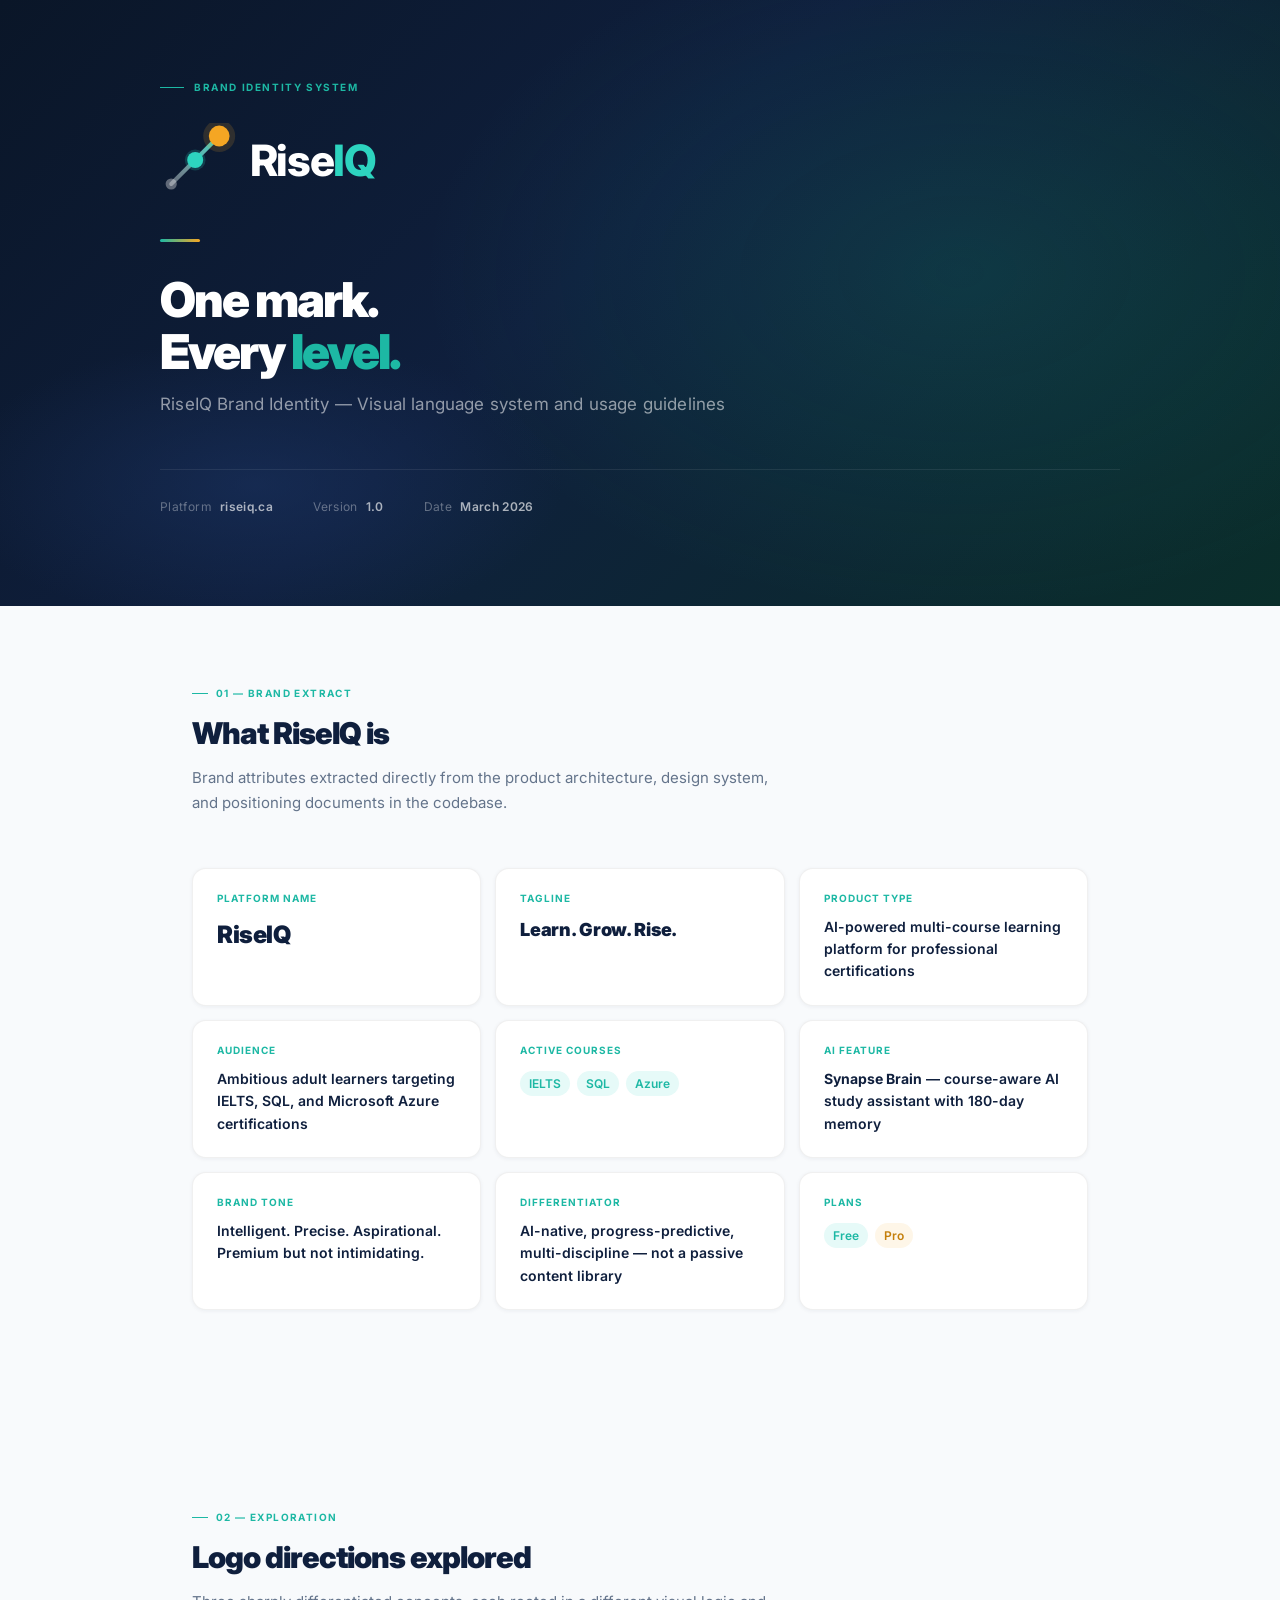
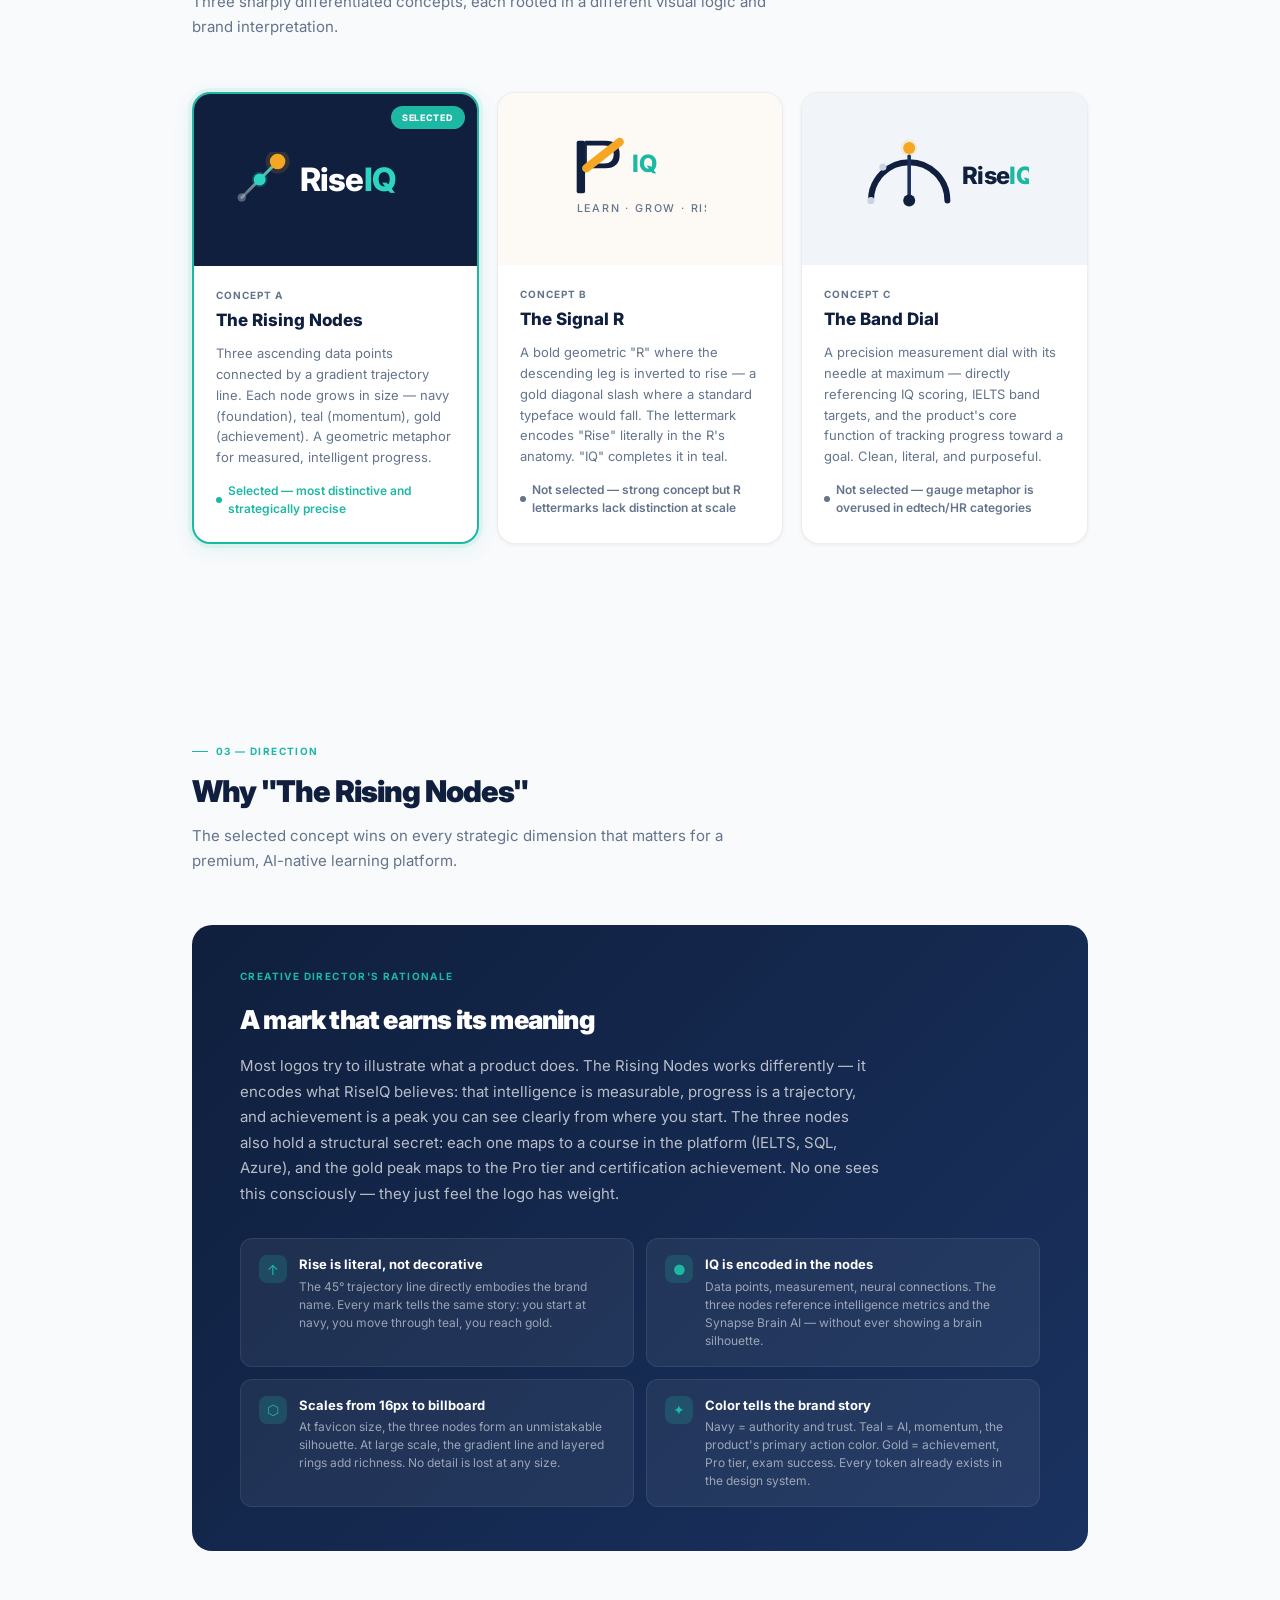
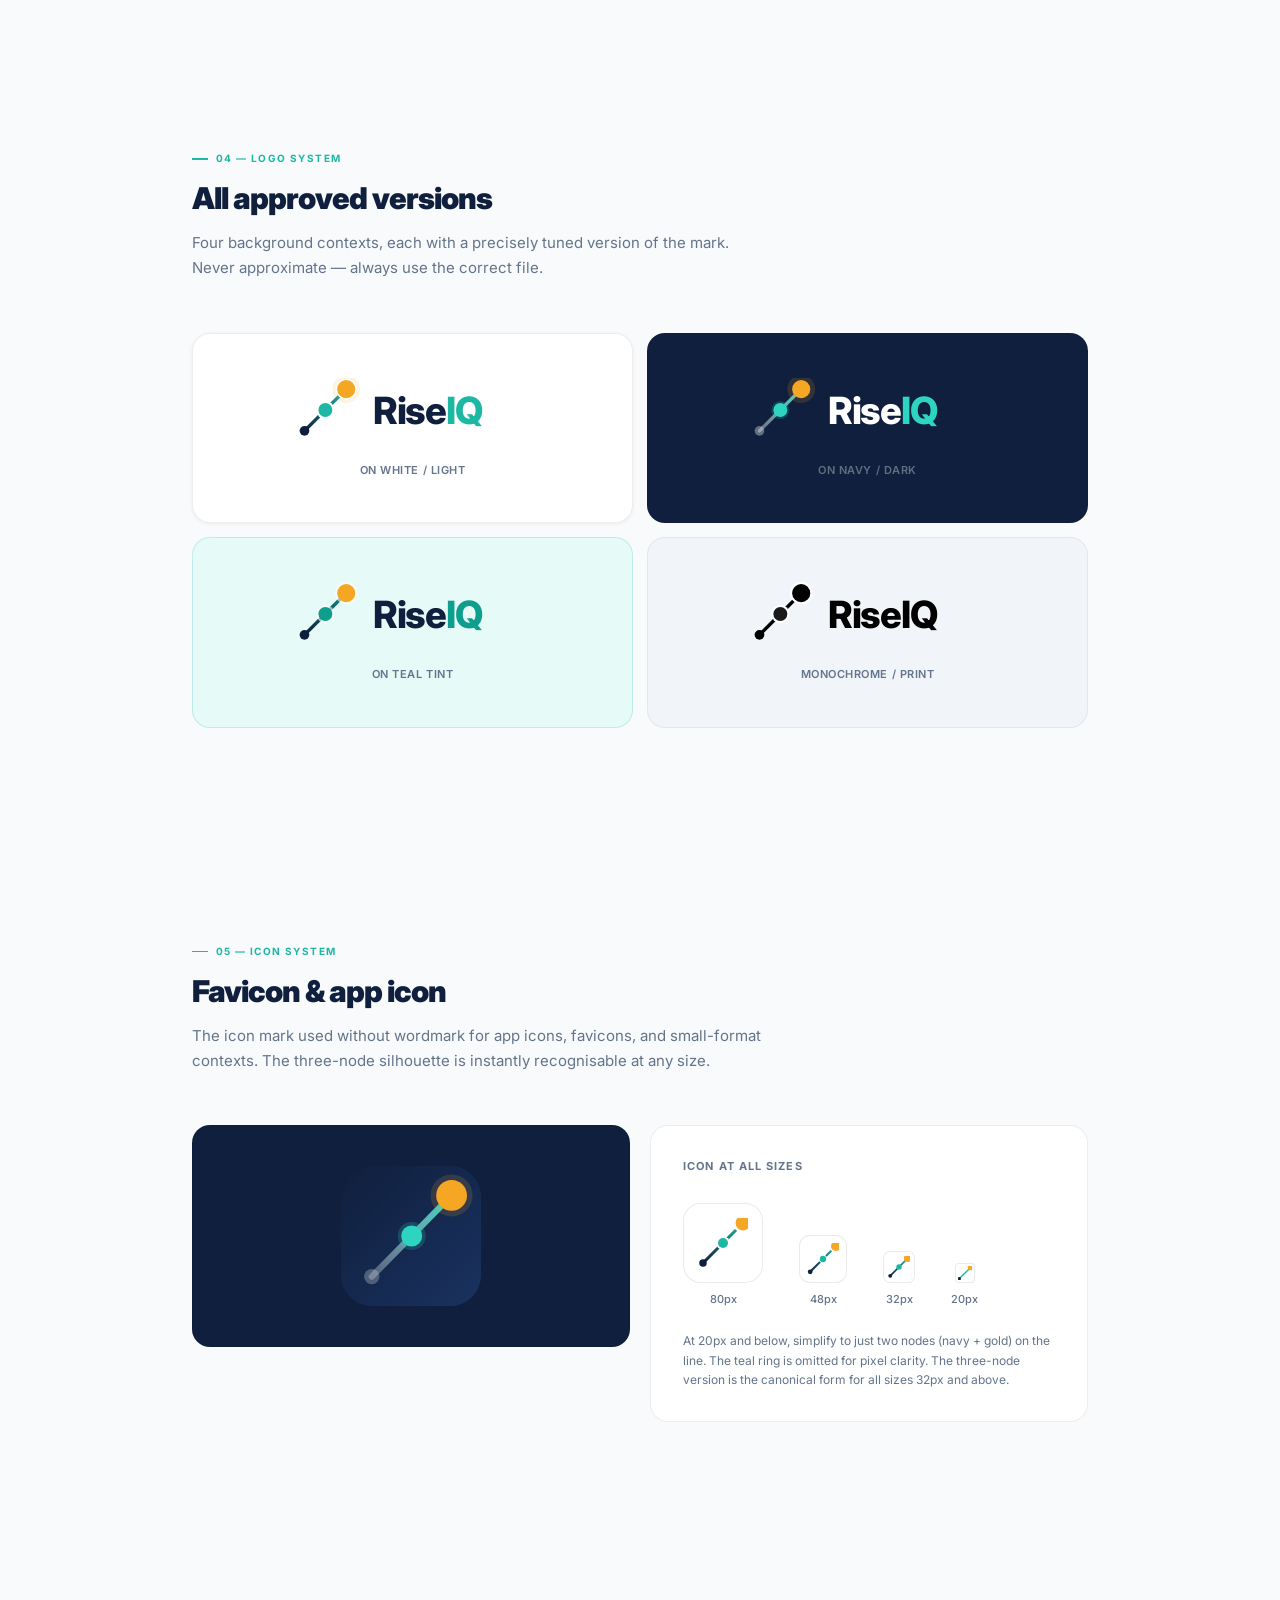
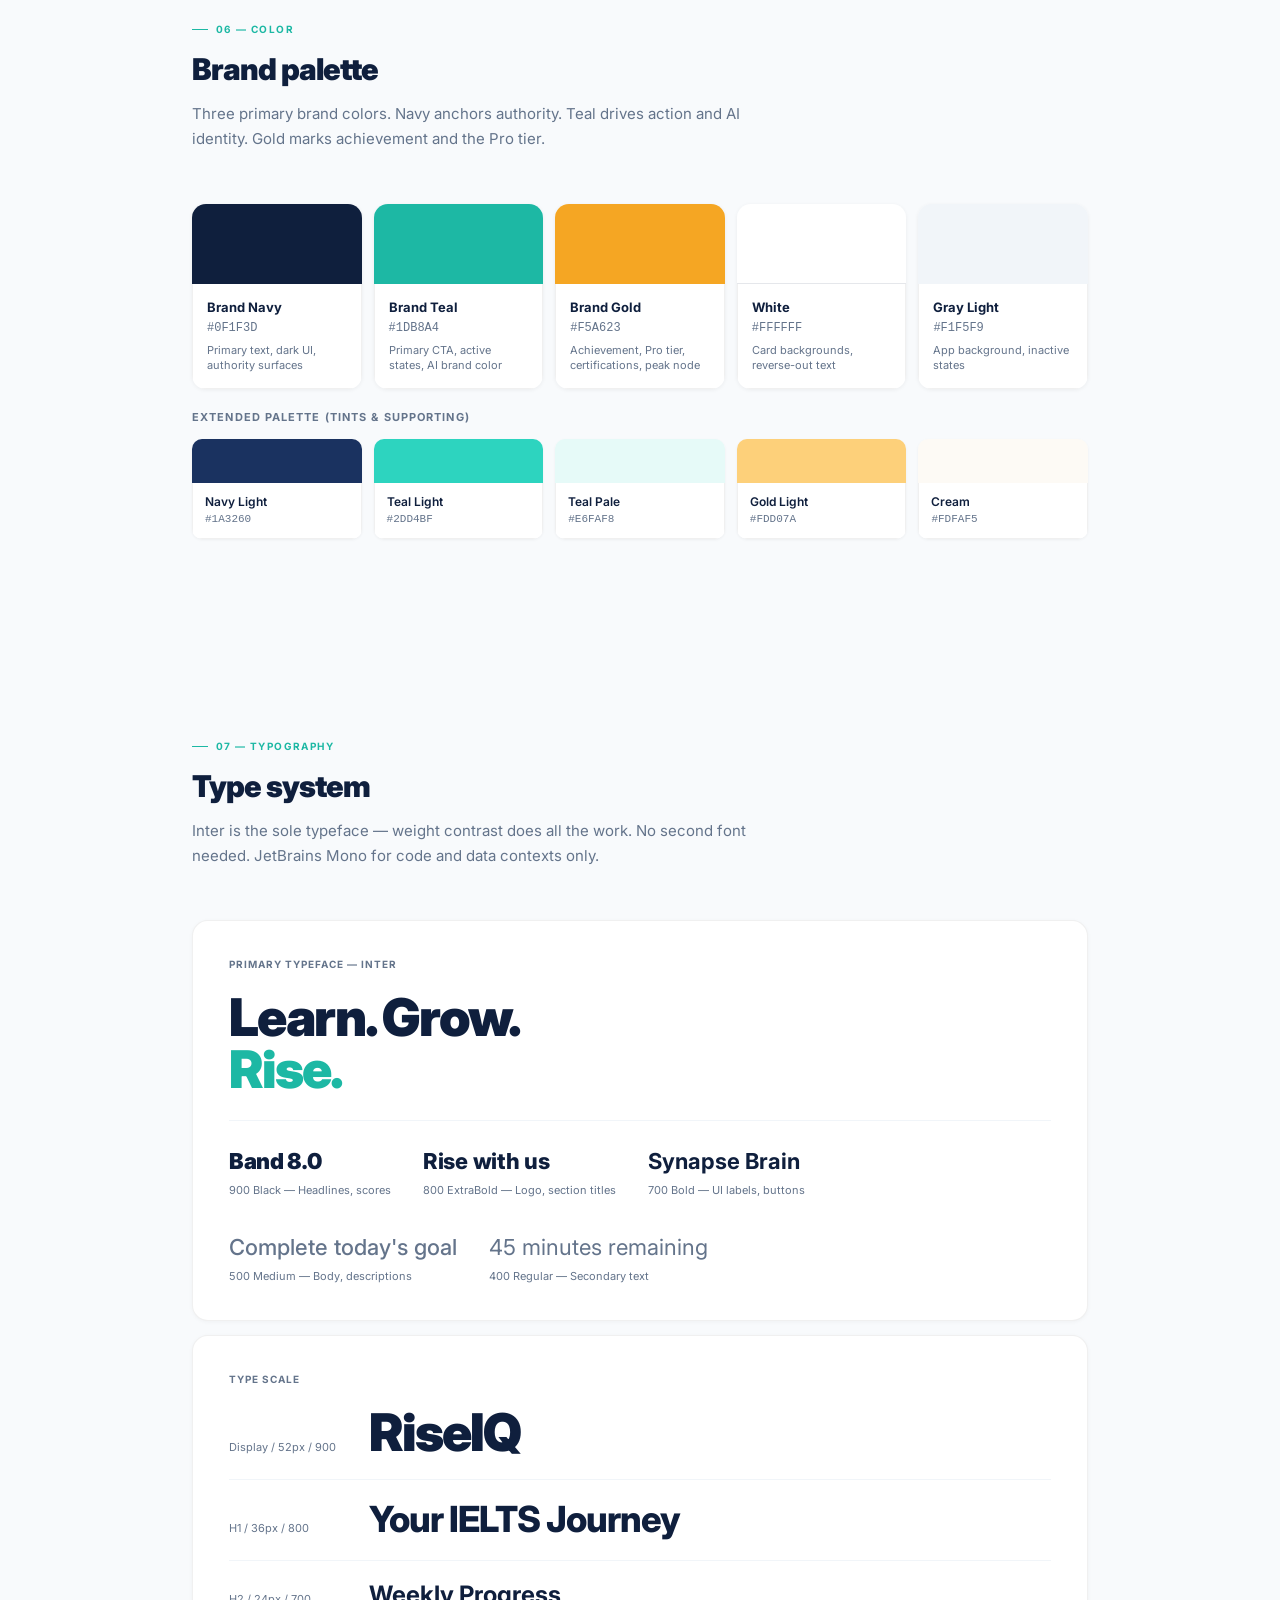
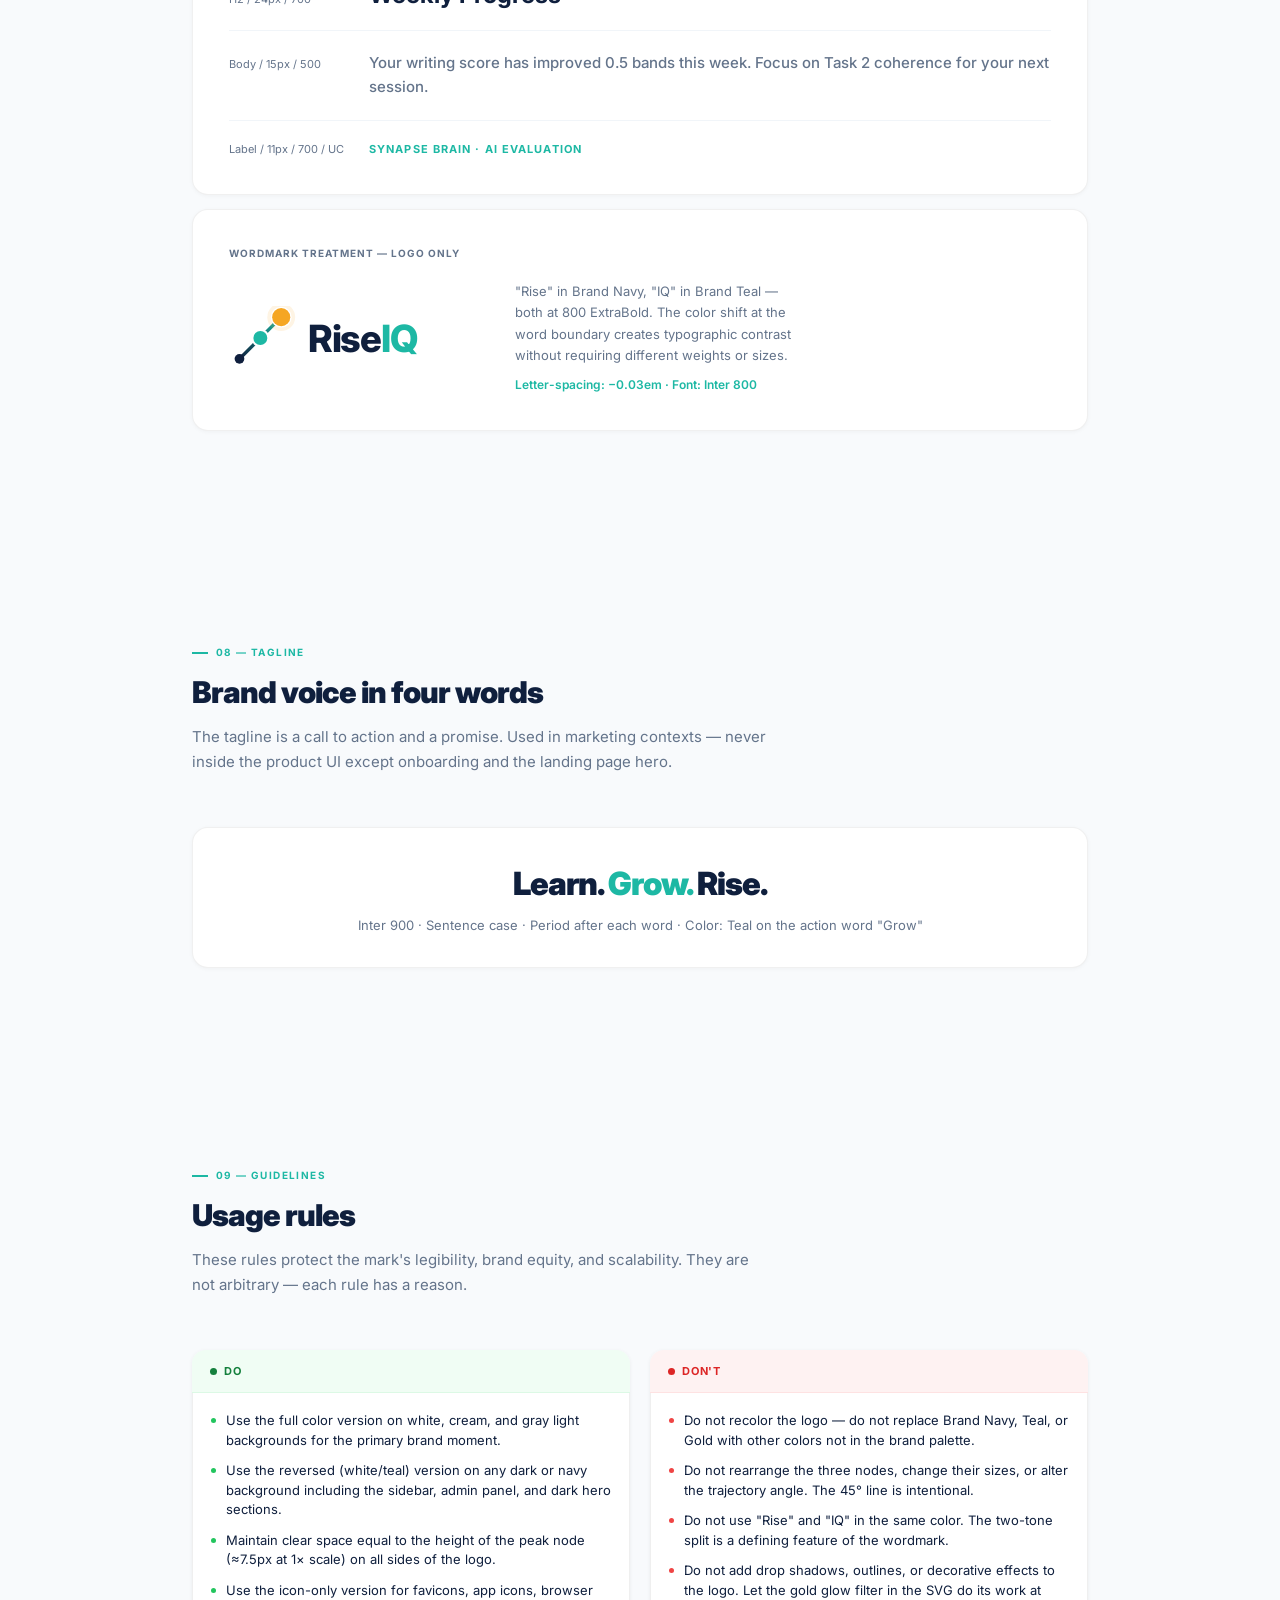
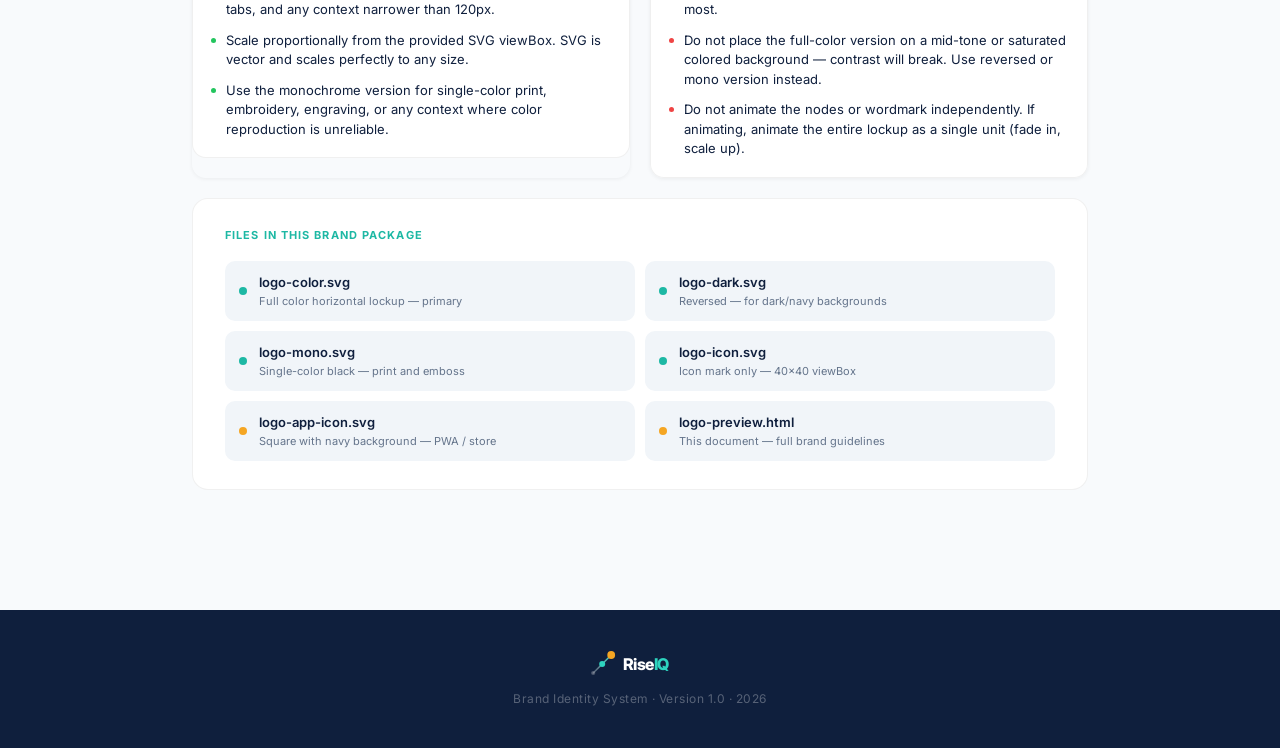
<file: brand/logo-preview.html>
<!DOCTYPE html>
<html lang="en">
<head>
  <meta charset="UTF-8">
  <meta name="viewport" content="width=device-width, initial-scale=1.0">
  <title>RiseIQ — Brand Identity System</title>
  <link rel="preconnect" href="https://fonts.googleapis.com">
  <link rel="preconnect" href="https://fonts.gstatic.com" crossorigin>
  <link href="https://fonts.googleapis.com/css2?family=Inter:wght@300;400;500;600;700;800;900&display=swap" rel="stylesheet">
  <style>
    *, *::before, *::after { box-sizing: border-box; margin: 0; padding: 0; }
    :root {
      --navy:       #0F1F3D;
      --navy-light: #1A3260;
      --teal:       #1DB8A4;
      --teal-light: #2DD4BF;
      --teal-pale:  #E6FAF8;
      --gold:       #F5A623;
      --gold-light: #FDD07A;
      --cream:      #FDFAF5;
      --white:      #FFFFFF;
      --gray:       #64748B;
      --gray-light: #F1F5F9;
      --gray-mid:   #CBD5E1;
    }
    body {
      font-family: 'Inter', -apple-system, BlinkMacSystemFont, 'Segoe UI', sans-serif;
      background: #F8FAFC;
      color: var(--navy);
      -webkit-font-smoothing: antialiased;
      line-height: 1.5;
    }

    /* ── Cover ─────────────────────────────────────────────── */
    .cover {
      background: linear-gradient(135deg, #0A1628 0%, #0F1F3D 45%, #0A2E2A 100%);
      padding: 80px 64px 90px;
      position: relative;
      overflow: hidden;
    }
    .cover::before {
      content: '';
      position: absolute;
      inset: 0;
      background:
        radial-gradient(ellipse 60% 80% at 75% 45%, rgba(29,184,164,0.13) 0%, transparent 70%),
        radial-gradient(ellipse 40% 40% at 20% 80%, rgba(26,50,96,0.6) 0%, transparent 60%);
    }
    .cover-inner { position: relative; z-index: 1; max-width: 960px; margin: 0 auto; }
    .cover-eyebrow {
      font-size: 10px; font-weight: 700; letter-spacing: 0.16em; text-transform: uppercase;
      color: var(--teal); margin-bottom: 28px;
      display: flex; align-items: center; gap: 10px;
    }
    .cover-eyebrow::before {
      content: '';
      display: block; width: 24px; height: 1.5px; background: var(--teal);
    }
    .cover-logo { margin-bottom: 36px; }
    .cover-divider {
      width: 40px; height: 3px;
      background: linear-gradient(90deg, var(--teal), var(--gold));
      border-radius: 2px; margin: 32px 0;
    }
    .cover-title {
      font-size: 48px; font-weight: 900; color: white; line-height: 1.08;
      letter-spacing: -2px; margin-bottom: 14px;
    }
    .cover-title span { color: var(--teal); }
    .cover-sub { font-size: 17px; color: rgba(255,255,255,0.55); font-weight: 400; letter-spacing: 0.01em; }
    .cover-meta {
      margin-top: 52px; display: flex; gap: 40px; align-items: center;
      font-size: 12px; color: rgba(255,255,255,0.35); letter-spacing: 0.03em;
      border-top: 1px solid rgba(255,255,255,0.08); padding-top: 28px;
    }
    .cover-meta-item { display: flex; gap: 8px; }
    .cover-meta-item span { color: rgba(255,255,255,0.65); font-weight: 600; }

    /* ── Layout ────────────────────────────────────────────── */
    .container { max-width: 960px; margin: 0 auto; padding: 0 32px; }
    .section { padding: 80px 0; border-bottom: 1px solid var(--gray-mid); }
    .section:last-child { border-bottom: none; padding-bottom: 120px; }

    .section-label {
      font-size: 10px; font-weight: 700; letter-spacing: 0.14em; text-transform: uppercase;
      color: var(--teal); margin-bottom: 10px;
      display: flex; align-items: center; gap: 8px;
    }
    .section-label::before {
      content: '';
      display: inline-block; width: 16px; height: 1.5px; background: var(--teal);
    }
    .section-title { font-size: 30px; font-weight: 900; letter-spacing: -1px; margin-bottom: 10px; }
    .section-desc {
      font-size: 15px; color: var(--gray); line-height: 1.65; max-width: 580px;
      margin-bottom: 52px;
    }

    /* ── Brand Summary ─────────────────────────────────────── */
    .summary-grid { display: grid; grid-template-columns: repeat(3, 1fr); gap: 14px; }
    .summary-card {
      background: white; border-radius: 14px; padding: 22px 24px;
      border: 1px solid rgba(0,0,0,0.06);
      box-shadow: 0 1px 4px rgba(15,31,61,0.06);
    }
    .summary-label {
      font-size: 10px; font-weight: 700; letter-spacing: 0.1em; text-transform: uppercase;
      color: var(--teal); margin-bottom: 10px;
    }
    .summary-value { font-size: 14px; font-weight: 600; color: var(--navy); line-height: 1.6; }
    .summary-value.large { font-size: 24px; font-weight: 900; letter-spacing: -0.5px; }
    .summary-tag {
      display: inline-block; margin: 3px 3px 0 0;
      background: var(--teal-pale); color: var(--teal);
      font-size: 12px; font-weight: 600; padding: 3px 9px; border-radius: 999px;
    }
    .summary-tag.gold {
      background: rgba(245,166,35,0.1); color: #C47F0B;
    }

    /* ── Concept Cards ─────────────────────────────────────── */
    .concepts-grid { display: grid; grid-template-columns: repeat(3, 1fr); gap: 18px; }
    .concept-card {
      background: white; border-radius: 18px; overflow: hidden;
      border: 1px solid rgba(0,0,0,0.07);
      box-shadow: 0 1px 4px rgba(15,31,61,0.06);
      transition: transform 0.2s, box-shadow 0.2s;
    }
    .concept-card:hover { transform: translateY(-2px); box-shadow: 0 6px 24px rgba(15,31,61,0.1); }
    .concept-card.winner {
      border: 2px solid var(--teal);
      box-shadow: 0 0 0 4px rgba(29,184,164,0.08), 0 4px 20px rgba(29,184,164,0.12);
    }
    .concept-preview {
      height: 172px; background: var(--gray-light);
      display: flex; align-items: center; justify-content: center; position: relative;
    }
    .concept-preview.dark { background: var(--navy); }
    .concept-preview.cream { background: var(--cream); }
    .winner-badge {
      position: absolute; top: 12px; right: 12px;
      background: var(--teal); color: white;
      font-size: 9px; font-weight: 800; letter-spacing: 0.08em; text-transform: uppercase;
      padding: 5px 11px; border-radius: 999px;
    }
    .concept-body { padding: 22px 22px 24px; }
    .concept-num {
      font-size: 10px; font-weight: 700; letter-spacing: 0.1em; text-transform: uppercase;
      color: var(--gray); margin-bottom: 5px;
    }
    .concept-name { font-size: 17px; font-weight: 800; color: var(--navy); margin-bottom: 10px; }
    .concept-desc { font-size: 13px; color: var(--gray); line-height: 1.6; }
    .concept-verdict {
      margin-top: 14px; font-size: 12px; font-weight: 600;
      display: flex; align-items: center; gap: 6px;
    }
    .concept-verdict.selected { color: var(--teal); }
    .concept-verdict.rejected { color: var(--gray); }
    .verdict-dot { width: 6px; height: 6px; border-radius: 50%; background: currentColor; flex-shrink: 0; }

    /* ── Rationale block ────────────────────────────────────── */
    .rationale {
      background: linear-gradient(135deg, #0F1F3D 0%, #1A3260 100%);
      border-radius: 20px; padding: 44px 48px; color: white; margin-bottom: 0;
    }
    .rationale-eyebrow {
      font-size: 10px; font-weight: 700; letter-spacing: 0.14em; text-transform: uppercase;
      color: var(--teal); margin-bottom: 16px;
    }
    .rationale-title { font-size: 26px; font-weight: 900; letter-spacing: -0.8px; margin-bottom: 14px; }
    .rationale-desc { font-size: 15px; color: rgba(255,255,255,0.7); line-height: 1.7; max-width: 640px; margin-bottom: 32px; }
    .rationale-points { display: grid; grid-template-columns: repeat(2, 1fr); gap: 12px; }
    .rationale-point {
      background: rgba(255,255,255,0.06); border-radius: 12px; padding: 16px 18px;
      display: flex; gap: 12px; align-items: flex-start;
      border: 1px solid rgba(255,255,255,0.08);
    }
    .rationale-icon {
      width: 28px; height: 28px; border-radius: 8px;
      background: rgba(29,184,164,0.2); color: var(--teal);
      display: flex; align-items: center; justify-content: center;
      font-size: 14px; flex-shrink: 0;
    }
    .rationale-point-title { font-size: 13px; font-weight: 700; color: white; margin-bottom: 3px; }
    .rationale-point-desc { font-size: 12px; color: rgba(255,255,255,0.55); line-height: 1.5; }

    /* ── Logo Versions ──────────────────────────────────────── */
    .logo-grid { display: grid; grid-template-columns: 1fr 1fr; gap: 14px; }
    .logo-swatch {
      border-radius: 18px; padding: 44px 40px;
      display: flex; flex-direction: column; align-items: center; justify-content: center;
      min-height: 180px; position: relative; gap: 20px;
    }
    .logo-swatch.on-white { background: white; border: 1px solid rgba(0,0,0,0.07); box-shadow: 0 1px 4px rgba(0,0,0,0.06); }
    .logo-swatch.on-navy  { background: #0F1F3D; }
    .logo-swatch.on-teal  { background: var(--teal-pale); border: 1px solid rgba(29,184,164,0.2); }
    .logo-swatch.on-gray  { background: var(--gray-light); border: 1px solid rgba(0,0,0,0.06); }
    .logo-swatch-label {
      font-size: 11px; font-weight: 600; letter-spacing: 0.05em; text-transform: uppercase;
    }
    .logo-swatch.on-white .logo-swatch-label,
    .logo-swatch.on-teal  .logo-swatch-label,
    .logo-swatch.on-gray  .logo-swatch-label { color: var(--gray); }
    .logo-swatch.on-navy  .logo-swatch-label { color: rgba(255,255,255,0.35); }

    /* ── Icon Sizes ─────────────────────────────────────────── */
    .icon-row { display: flex; gap: 36px; align-items: flex-end; flex-wrap: wrap; margin-top: 8px; }
    .icon-item { text-align: center; }
    .icon-bg {
      background: white; border: 1px solid rgba(0,0,0,0.08);
      display: flex; align-items: center; justify-content: center; margin: 0 auto 8px;
    }
    .icon-label { font-size: 11px; color: var(--gray); font-weight: 500; }

    /* ── Color Palette ──────────────────────────────────────── */
    .palette { display: grid; grid-template-columns: repeat(5, 1fr); gap: 12px; margin-bottom: 20px; }
    .swatch-card { border-radius: 14px; overflow: hidden; box-shadow: 0 1px 4px rgba(0,0,0,0.06); }
    .swatch-fill { height: 80px; }
    .swatch-info { background: white; padding: 14px; border: 1px solid rgba(0,0,0,0.06); border-top: none; }
    .swatch-name { font-size: 13px; font-weight: 700; color: var(--navy); margin-bottom: 2px; }
    .swatch-hex { font-size: 12px; color: var(--gray); font-family: 'JetBrains Mono', 'Fira Code', monospace; margin-bottom: 6px; }
    .swatch-role { font-size: 11px; color: var(--gray); line-height: 1.4; }
    .palette-extended { display: grid; grid-template-columns: repeat(5, 1fr); gap: 12px; }
    .swatch-mini { border-radius: 10px; overflow: hidden; box-shadow: 0 1px 3px rgba(0,0,0,0.05); }
    .swatch-mini-fill { height: 44px; }
    .swatch-mini-info { background: white; padding: 10px 12px; border: 1px solid rgba(0,0,0,0.06); border-top: none; }
    .swatch-mini-hex { font-size: 11px; color: var(--gray); font-family: monospace; }
    .swatch-mini-name { font-size: 12px; font-weight: 600; color: var(--navy); }

    /* ── Typography ─────────────────────────────────────────── */
    .type-card {
      background: white; border-radius: 16px; padding: 36px;
      border: 1px solid rgba(0,0,0,0.06); margin-bottom: 14px;
      box-shadow: 0 1px 4px rgba(0,0,0,0.04);
    }
    .type-meta {
      font-size: 10px; font-weight: 700; letter-spacing: 0.1em; text-transform: uppercase;
      color: var(--gray); margin-bottom: 20px;
    }
    .type-sample-display { font-size: 52px; font-weight: 900; letter-spacing: -2px; color: var(--navy); line-height: 1; margin-bottom: 20px; }
    .type-sample-display span { color: var(--teal); }
    .type-weights { display: flex; gap: 32px; flex-wrap: wrap; margin-top: 24px; padding-top: 24px; border-top: 1px solid var(--gray-light); }
    .type-weight-item { }
    .type-weight-sample { color: var(--navy); margin-bottom: 4px; }
    .type-weight-label { font-size: 11px; color: var(--gray); }

    .type-scale { display: flex; flex-direction: column; gap: 20px; }
    .type-scale-row { display: flex; align-items: baseline; gap: 20px; padding-bottom: 20px; border-bottom: 1px solid var(--gray-light); }
    .type-scale-row:last-child { border-bottom: none; padding-bottom: 0; }
    .type-scale-label { font-size: 11px; color: var(--gray); min-width: 120px; flex-shrink: 0; }
    .type-scale-sample { color: var(--navy); }

    /* ── Usage Guidelines ───────────────────────────────────── */
    .usage-grid { display: grid; grid-template-columns: 1fr 1fr; gap: 20px; }
    .usage-card { border-radius: 14px; overflow: hidden; box-shadow: 0 1px 4px rgba(0,0,0,0.06); }
    .usage-head {
      padding: 13px 18px; font-size: 11px; font-weight: 700;
      text-transform: uppercase; letter-spacing: 0.07em;
      display: flex; align-items: center; gap: 7px;
    }
    .usage-head.do   { background: #F0FDF4; color: #15803d; border-bottom: 1px solid #DCF9E5; }
    .usage-head.dont { background: #FEF2F2; color: #DC2626; border-bottom: 1px solid #FEE2E2; }
    .usage-head-dot { width: 7px; height: 7px; border-radius: 50%; background: currentColor; }
    .usage-body { background: white; padding: 18px; border: 1px solid rgba(0,0,0,0.06); border-top: none; border-radius: 0 0 14px 14px; }
    .usage-item {
      display: flex; gap: 10px; margin-bottom: 11px;
      font-size: 13px; color: var(--navy); line-height: 1.5;
    }
    .usage-item:last-child { margin-bottom: 0; }
    .usage-item-dot { width: 5px; height: 5px; border-radius: 50%; margin-top: 7px; flex-shrink: 0; }
    .usage-item-dot.do   { background: #22C55E; }
    .usage-item-dot.dont { background: #EF4444; }

    /* ── Two col ────────────────────────────────────────────── */
    .two-col { display: grid; grid-template-columns: 1fr 1fr; gap: 20px; align-items: start; }
    .three-col { display: grid; grid-template-columns: repeat(3, 1fr); gap: 16px; }

    /* ── Tagline block ──────────────────────────────────────── */
    .tagline-block {
      background: white; border-radius: 16px; padding: 32px 36px;
      border: 1px solid rgba(0,0,0,0.06); text-align: center;
      box-shadow: 0 1px 4px rgba(0,0,0,0.04);
    }
    .tagline-text { font-size: 32px; font-weight: 900; letter-spacing: -1px; }
    .tagline-text span { color: var(--teal); }
    .tagline-note { font-size: 13px; color: var(--gray); margin-top: 8px; }

    /* ── Stacked logo ───────────────────────────────────────── */
    .stacked-container {
      background: white; border-radius: 18px; padding: 40px;
      border: 1px solid rgba(0,0,0,0.07); text-align: center;
      display: flex; align-items: center; justify-content: center;
    }
    .stacked-container.dark { background: var(--navy); }
  </style>
</head>
<body>

<!-- ══════════════════════════════════════════════════════
     COVER
════════════════════════════════════════════════════════ -->
<div class="cover">
  <div class="cover-inner">
    <div class="cover-eyebrow">Brand Identity System</div>

    <!-- Dark-background logo at large size -->
    <div class="cover-logo">
      <svg xmlns="http://www.w3.org/2000/svg" viewBox="0 0 170 46" fill="none" width="272" height="74">
        <defs>
          <linearGradient id="cvr-lg" x1="7" y1="38" x2="37" y2="8" gradientUnits="userSpaceOnUse">
            <stop offset="0%" stop-color="rgba(255,255,255,0.35)"/>
            <stop offset="100%" stop-color="#2DD4BF"/>
          </linearGradient>
        </defs>
        <line x1="7" y1="38" x2="37" y2="8" stroke="url(#cvr-lg)" stroke-width="2.5" stroke-linecap="round"/>
        <circle cx="7" cy="38" r="3.5" fill="rgba(255,255,255,0.35)"/>
        <circle cx="22" cy="23" r="6.5" fill="rgba(45,212,191,0.2)"/>
        <circle cx="22" cy="23" r="5" fill="#2DD4BF"/>
        <circle cx="37" cy="8" r="10" fill="rgba(245,166,35,0.15)"/>
        <circle cx="37" cy="8" r="6.5" fill="#F5A623"/>
        <text x="56" y="33" font-family="Inter,-apple-system,sans-serif" font-size="27" font-weight="800" letter-spacing="-0.8">
          <tspan fill="#FFFFFF">Rise</tspan><tspan fill="#2DD4BF">IQ</tspan>
        </text>
      </svg>
    </div>

    <div class="cover-divider"></div>
    <div class="cover-title">One mark.<br>Every <span>level.</span></div>
    <div class="cover-sub">RiseIQ Brand Identity — Visual language system and usage guidelines</div>

    <div class="cover-meta">
      <div class="cover-meta-item">Platform <span>riseiq.ca</span></div>
      <div class="cover-meta-item">Version <span>1.0</span></div>
      <div class="cover-meta-item">Date <span>March 2026</span></div>
    </div>
  </div>
</div>


<!-- ══════════════════════════════════════════════════════
     BRAND SUMMARY
════════════════════════════════════════════════════════ -->
<div class="container">
  <div class="section">
    <div class="section-label">01 — Brand Extract</div>
    <div class="section-title">What RiseIQ is</div>
    <div class="section-desc">Brand attributes extracted directly from the product architecture, design system, and positioning documents in the codebase.</div>

    <div class="summary-grid">
      <div class="summary-card">
        <div class="summary-label">Platform Name</div>
        <div class="summary-value large">RiseIQ</div>
      </div>
      <div class="summary-card">
        <div class="summary-label">Tagline</div>
        <div class="summary-value large" style="font-size:18px;letter-spacing:-0.3px;">Learn. Grow. Rise.</div>
      </div>
      <div class="summary-card">
        <div class="summary-label">Product Type</div>
        <div class="summary-value">AI-powered multi-course learning platform for professional certifications</div>
      </div>
      <div class="summary-card">
        <div class="summary-label">Audience</div>
        <div class="summary-value">Ambitious adult learners targeting IELTS, SQL, and Microsoft Azure certifications</div>
      </div>
      <div class="summary-card">
        <div class="summary-label">Active Courses</div>
        <div class="summary-value" style="margin-top:4px;">
          <span class="summary-tag">IELTS</span>
          <span class="summary-tag">SQL</span>
          <span class="summary-tag">Azure</span>
        </div>
      </div>
      <div class="summary-card">
        <div class="summary-label">AI Feature</div>
        <div class="summary-value">
          <strong>Synapse Brain</strong> — course-aware AI study assistant with 180-day memory
        </div>
      </div>
      <div class="summary-card">
        <div class="summary-label">Brand Tone</div>
        <div class="summary-value">Intelligent. Precise. Aspirational. Premium but not intimidating.</div>
      </div>
      <div class="summary-card">
        <div class="summary-label">Differentiator</div>
        <div class="summary-value">AI-native, progress-predictive, multi-discipline — not a passive content library</div>
      </div>
      <div class="summary-card">
        <div class="summary-label">Plans</div>
        <div class="summary-value" style="margin-top:4px;">
          <span class="summary-tag">Free</span>
          <span class="summary-tag gold">Pro</span>
        </div>
      </div>
    </div>
  </div>
</div>


<!-- ══════════════════════════════════════════════════════
     THREE CONCEPTS
════════════════════════════════════════════════════════ -->
<div class="container">
  <div class="section">
    <div class="section-label">02 — Exploration</div>
    <div class="section-title">Logo directions explored</div>
    <div class="section-desc">Three sharply differentiated concepts, each rooted in a different visual logic and brand interpretation.</div>

    <div class="concepts-grid">

      <!-- CONCEPT A — Rising Nodes (WINNER) -->
      <div class="concept-card winner">
        <div class="concept-preview dark">
          <div class="winner-badge">Selected</div>
          <!-- Rising Nodes on dark bg -->
          <svg xmlns="http://www.w3.org/2000/svg" viewBox="0 0 170 46" fill="none" width="204" height="55">
            <defs>
              <linearGradient id="cA-lg" x1="7" y1="38" x2="37" y2="8" gradientUnits="userSpaceOnUse">
                <stop offset="0%" stop-color="rgba(255,255,255,0.3)"/>
                <stop offset="100%" stop-color="#2DD4BF"/>
              </linearGradient>
            </defs>
            <line x1="7" y1="38" x2="37" y2="8" stroke="url(#cA-lg)" stroke-width="2.5" stroke-linecap="round"/>
            <circle cx="7" cy="38" r="3.5" fill="rgba(255,255,255,0.3)"/>
            <circle cx="22" cy="23" r="6.5" fill="rgba(45,212,191,0.2)"/>
            <circle cx="22" cy="23" r="5" fill="#2DD4BF"/>
            <circle cx="37" cy="8" r="10" fill="rgba(245,166,35,0.15)"/>
            <circle cx="37" cy="8" r="6.5" fill="#F5A623"/>
            <text x="56" y="33" font-family="Inter,-apple-system,sans-serif" font-size="27" font-weight="800" letter-spacing="-0.8">
              <tspan fill="white">Rise</tspan><tspan fill="#2DD4BF">IQ</tspan>
            </text>
          </svg>
        </div>
        <div class="concept-body">
          <div class="concept-num">Concept A</div>
          <div class="concept-name">The Rising Nodes</div>
          <div class="concept-desc">Three ascending data points connected by a gradient trajectory line. Each node grows in size — navy (foundation), teal (momentum), gold (achievement). A geometric metaphor for measured, intelligent progress.</div>
          <div class="concept-verdict selected"><span class="verdict-dot"></span> Selected — most distinctive and strategically precise</div>
        </div>
      </div>

      <!-- CONCEPT B — Signal R -->
      <div class="concept-card">
        <div class="concept-preview cream">
          <!-- Geometric R with rising leg -->
          <svg xmlns="http://www.w3.org/2000/svg" viewBox="0 0 110 72" fill="none" width="132" height="86">
            <!-- Large geometric R -->
            <rect x="2" y="4" width="7" height="44" rx="1.5" fill="#0F1F3D"/>
            <!-- R bowl -->
            <path d="M 9 4 H 26 Q 38 4 38 15.5 Q 38 27 26 27 H 9" fill="#0F1F3D"/>
            <path d="M 10.5 8 H 25 Q 33 8 33 15.5 Q 33 23 25 23 H 10.5 Z" fill="#FDFAF5"/>
            <!-- Rising leg (the key change — goes UP-right instead of down-right) -->
            <line x1="10" y1="27" x2="38" y2="5" stroke="#F5A623" stroke-width="7" stroke-linecap="round"/>
            <!-- IQ to the right -->
            <text x="48" y="30" font-family="Inter,-apple-system,sans-serif" font-size="20" font-weight="800" fill="#1DB8A4">IQ</text>
            <!-- Tagline below -->
            <text x="2" y="64" font-family="Inter,-apple-system,sans-serif" font-size="9" font-weight="500" fill="#64748B" letter-spacing="1.5">LEARN · GROW · RISE</text>
          </svg>
        </div>
        <div class="concept-body">
          <div class="concept-num">Concept B</div>
          <div class="concept-name">The Signal R</div>
          <div class="concept-desc">A bold geometric "R" where the descending leg is inverted to rise — a gold diagonal slash where a standard typeface would fall. The lettermark encodes "Rise" literally in the R's anatomy. "IQ" completes it in teal.</div>
          <div class="concept-verdict rejected"><span class="verdict-dot"></span> Not selected — strong concept but R lettermarks lack distinction at scale</div>
        </div>
      </div>

      <!-- CONCEPT C — Band Dial -->
      <div class="concept-card">
        <div class="concept-preview">
          <!-- Arc gauge / dial -->
          <svg xmlns="http://www.w3.org/2000/svg" viewBox="0 0 140 72" fill="none" width="168" height="86">
            <!-- The gauge arc -->
            <path d="M 8 54 A 32 32 0 1 1 72 54" stroke="#0F1F3D" stroke-width="5" fill="none" stroke-linecap="round"/>
            <!-- Faded ticks around arc -->
            <circle cx="8" cy="54" r="3" fill="#CBD5E1"/>
            <circle cx="18" cy="26" r="3" fill="#CBD5E1"/>
            <circle cx="40" cy="10" r="3" fill="#CBD5E1"/>
            <!-- Peak indicator (gold dot at top) -->
            <circle cx="40" cy="10" r="7" fill="rgba(245,166,35,0.15)"/>
            <circle cx="40" cy="10" r="5" fill="#F5A623"/>
            <!-- Needle from center to indicator -->
            <line x1="40" y1="54" x2="40" y2="17" stroke="#1A3260" stroke-width="3" stroke-linecap="round"/>
            <circle cx="40" cy="54" r="5" fill="#0F1F3D"/>
            <!-- Wordmark -->
            <text x="84" y="40" font-family="Inter,-apple-system,sans-serif" font-size="20" font-weight="800" letter-spacing="-0.5">
              <tspan fill="#0F1F3D">Rise</tspan><tspan fill="#1DB8A4">IQ</tspan>
            </text>
          </svg>
        </div>
        <div class="concept-body">
          <div class="concept-num">Concept C</div>
          <div class="concept-name">The Band Dial</div>
          <div class="concept-desc">A precision measurement dial with its needle at maximum — directly referencing IQ scoring, IELTS band targets, and the product's core function of tracking progress toward a goal. Clean, literal, and purposeful.</div>
          <div class="concept-verdict rejected"><span class="verdict-dot"></span> Not selected — gauge metaphor is overused in edtech/HR categories</div>
        </div>
      </div>

    </div>
  </div>
</div>


<!-- ══════════════════════════════════════════════════════
     FINAL DIRECTION RATIONALE
════════════════════════════════════════════════════════ -->
<div class="container">
  <div class="section">
    <div class="section-label">03 — Direction</div>
    <div class="section-title">Why "The Rising Nodes"</div>
    <div class="section-desc">The selected concept wins on every strategic dimension that matters for a premium, AI-native learning platform.</div>

    <div class="rationale">
      <div class="rationale-eyebrow">Creative Director's Rationale</div>
      <div class="rationale-title">A mark that earns its meaning</div>
      <div class="rationale-desc">Most logos try to illustrate what a product does. The Rising Nodes works differently — it encodes what RiseIQ believes: that intelligence is measurable, progress is a trajectory, and achievement is a peak you can see clearly from where you start. The three nodes also hold a structural secret: each one maps to a course in the platform (IELTS, SQL, Azure), and the gold peak maps to the Pro tier and certification achievement. No one sees this consciously — they just feel the logo has weight.</div>

      <div class="rationale-points">
        <div class="rationale-point">
          <div class="rationale-icon">↑</div>
          <div>
            <div class="rationale-point-title">Rise is literal, not decorative</div>
            <div class="rationale-point-desc">The 45° trajectory line directly embodies the brand name. Every mark tells the same story: you start at navy, you move through teal, you reach gold.</div>
          </div>
        </div>
        <div class="rationale-point">
          <div class="rationale-icon">●</div>
          <div>
            <div class="rationale-point-title">IQ is encoded in the nodes</div>
            <div class="rationale-point-desc">Data points, measurement, neural connections. The three nodes reference intelligence metrics and the Synapse Brain AI — without ever showing a brain silhouette.</div>
          </div>
        </div>
        <div class="rationale-point">
          <div class="rationale-icon">⬡</div>
          <div>
            <div class="rationale-point-title">Scales from 16px to billboard</div>
            <div class="rationale-point-desc">At favicon size, the three nodes form an unmistakable silhouette. At large scale, the gradient line and layered rings add richness. No detail is lost at any size.</div>
          </div>
        </div>
        <div class="rationale-point">
          <div class="rationale-icon">✦</div>
          <div>
            <div class="rationale-point-title">Color tells the brand story</div>
            <div class="rationale-point-desc">Navy = authority and trust. Teal = AI, momentum, the product's primary action color. Gold = achievement, Pro tier, exam success. Every token already exists in the design system.</div>
          </div>
        </div>
      </div>
    </div>
  </div>
</div>


<!-- ══════════════════════════════════════════════════════
     LOGO VERSIONS
════════════════════════════════════════════════════════ -->
<div class="container">
  <div class="section">
    <div class="section-label">04 — Logo System</div>
    <div class="section-title">All approved versions</div>
    <div class="section-desc">Four background contexts, each with a precisely tuned version of the mark. Never approximate — always use the correct file.</div>

    <div class="logo-grid" style="margin-bottom:16px;">

      <!-- On White -->
      <div class="logo-swatch on-white">
        <svg xmlns="http://www.w3.org/2000/svg" viewBox="0 0 170 46" fill="none" width="238" height="64">
          <defs>
            <linearGradient id="v1-lg" x1="7" y1="38" x2="37" y2="8" gradientUnits="userSpaceOnUse">
              <stop offset="0%" stop-color="#0F1F3D"/>
              <stop offset="100%" stop-color="#1DB8A4"/>
            </linearGradient>
          </defs>
          <line x1="7" y1="38" x2="37" y2="8" stroke="url(#v1-lg)" stroke-width="2.5" stroke-linecap="round"/>
          <circle cx="7" cy="38" r="3.5" fill="#0F1F3D"/>
          <circle cx="22" cy="23" r="6.5" fill="white"/>
          <circle cx="22" cy="23" r="5" fill="#1DB8A4"/>
          <circle cx="37" cy="8" r="10" fill="rgba(245,166,35,0.12)"/>
          <circle cx="37" cy="8" r="7.5" fill="white"/>
          <circle cx="37" cy="8" r="6.5" fill="#F5A623"/>
          <text x="56" y="33" font-family="Inter,-apple-system,sans-serif" font-size="27" font-weight="800" letter-spacing="-0.8">
            <tspan fill="#0F1F3D">Rise</tspan><tspan fill="#1DB8A4">IQ</tspan>
          </text>
        </svg>
        <div class="logo-swatch-label">On White / Light</div>
      </div>

      <!-- On Navy -->
      <div class="logo-swatch on-navy">
        <svg xmlns="http://www.w3.org/2000/svg" viewBox="0 0 170 46" fill="none" width="238" height="64">
          <defs>
            <linearGradient id="v2-lg" x1="7" y1="38" x2="37" y2="8" gradientUnits="userSpaceOnUse">
              <stop offset="0%" stop-color="rgba(255,255,255,0.35)"/>
              <stop offset="100%" stop-color="#2DD4BF"/>
            </linearGradient>
          </defs>
          <line x1="7" y1="38" x2="37" y2="8" stroke="url(#v2-lg)" stroke-width="2.5" stroke-linecap="round"/>
          <circle cx="7" cy="38" r="3.5" fill="rgba(255,255,255,0.35)"/>
          <circle cx="22" cy="23" r="6.5" fill="rgba(45,212,191,0.2)"/>
          <circle cx="22" cy="23" r="5" fill="#2DD4BF"/>
          <circle cx="37" cy="8" r="10" fill="rgba(245,166,35,0.15)"/>
          <circle cx="37" cy="8" r="6.5" fill="#F5A623"/>
          <text x="56" y="33" font-family="Inter,-apple-system,sans-serif" font-size="27" font-weight="800" letter-spacing="-0.8">
            <tspan fill="white">Rise</tspan><tspan fill="#2DD4BF">IQ</tspan>
          </text>
        </svg>
        <div class="logo-swatch-label">On Navy / Dark</div>
      </div>

      <!-- On Teal Pale -->
      <div class="logo-swatch on-teal">
        <svg xmlns="http://www.w3.org/2000/svg" viewBox="0 0 170 46" fill="none" width="238" height="64">
          <defs>
            <linearGradient id="v3-lg" x1="7" y1="38" x2="37" y2="8" gradientUnits="userSpaceOnUse">
              <stop offset="0%" stop-color="#0F1F3D"/>
              <stop offset="100%" stop-color="#0A8F7E"/>
            </linearGradient>
          </defs>
          <line x1="7" y1="38" x2="37" y2="8" stroke="url(#v3-lg)" stroke-width="2.5" stroke-linecap="round"/>
          <circle cx="7" cy="38" r="3.5" fill="#0F1F3D"/>
          <circle cx="22" cy="23" r="6.5" fill="rgba(255,255,255,0.6)"/>
          <circle cx="22" cy="23" r="5" fill="#0D9E8E"/>
          <circle cx="37" cy="8" r="8" fill="rgba(255,255,255,0.6)"/>
          <circle cx="37" cy="8" r="6.5" fill="#F5A623"/>
          <text x="56" y="33" font-family="Inter,-apple-system,sans-serif" font-size="27" font-weight="800" letter-spacing="-0.8">
            <tspan fill="#0F1F3D">Rise</tspan><tspan fill="#0D9E8E">IQ</tspan>
          </text>
        </svg>
        <div class="logo-swatch-label">On Teal Tint</div>
      </div>

      <!-- Monochrome -->
      <div class="logo-swatch on-gray">
        <svg xmlns="http://www.w3.org/2000/svg" viewBox="0 0 170 46" fill="none" width="238" height="64">
          <line x1="7" y1="38" x2="37" y2="8" stroke="#000" stroke-width="2.5" stroke-linecap="round"/>
          <circle cx="7" cy="38" r="3.5" fill="#000"/>
          <circle cx="22" cy="23" r="6.5" fill="white"/>
          <circle cx="22" cy="23" r="5" fill="#1A1A1A"/>
          <circle cx="37" cy="8" r="8" fill="white"/>
          <circle cx="37" cy="8" r="6.5" fill="#000"/>
          <text x="56" y="33" font-family="Inter,-apple-system,sans-serif" font-size="27" font-weight="800" letter-spacing="-0.8" fill="#000">RiseIQ</text>
        </svg>
        <div class="logo-swatch-label">Monochrome / Print</div>
      </div>

    </div>
  </div>
</div>


<!-- ══════════════════════════════════════════════════════
     ICON / FAVICON SYSTEM
════════════════════════════════════════════════════════ -->
<div class="container">
  <div class="section">
    <div class="section-label">05 — Icon System</div>
    <div class="section-title">Favicon & app icon</div>
    <div class="section-desc">The icon mark used without wordmark for app icons, favicons, and small-format contexts. The three-node silhouette is instantly recognisable at any size.</div>

    <div class="two-col">
      <!-- Square app icon -->
      <div class="stacked-container dark">
        <svg xmlns="http://www.w3.org/2000/svg" viewBox="0 0 200 200" fill="none" width="140" height="140">
          <defs>
            <linearGradient id="app-bg-p" x1="0" y1="0" x2="200" y2="200" gradientUnits="userSpaceOnUse">
              <stop offset="0%" stop-color="#0F1F3D"/>
              <stop offset="100%" stop-color="#1A3260"/>
            </linearGradient>
            <linearGradient id="app-line-p" x1="44" y1="158" x2="158" y2="42" gradientUnits="userSpaceOnUse">
              <stop offset="0%" stop-color="rgba(255,255,255,0.25)"/>
              <stop offset="100%" stop-color="#2DD4BF"/>
            </linearGradient>
          </defs>
          <rect width="200" height="200" rx="44" fill="url(#app-bg-p)"/>
          <line x1="44" y1="158" x2="158" y2="42" stroke="url(#app-line-p)" stroke-width="9" stroke-linecap="round"/>
          <circle cx="44" cy="158" r="11" fill="rgba(255,255,255,0.25)"/>
          <circle cx="101" cy="100" r="20" fill="rgba(45,212,191,0.2)"/>
          <circle cx="101" cy="100" r="15" fill="#2DD4BF"/>
          <circle cx="158" cy="42" r="30" fill="rgba(245,166,35,0.15)"/>
          <circle cx="158" cy="42" r="22" fill="#F5A623"/>
        </svg>
      </div>

      <!-- Sizes -->
      <div style="background:white; border-radius:18px; padding:32px; border:1px solid rgba(0,0,0,0.07);">
        <div style="font-size:11px;font-weight:700;letter-spacing:0.1em;text-transform:uppercase;color:var(--gray);margin-bottom:28px;">Icon at all sizes</div>
        <div class="icon-row">

          <div class="icon-item">
            <div class="icon-bg" style="width:80px;height:80px;border-radius:18px;">
              <svg viewBox="0 0 40 40" fill="none" width="50" height="50">
                <defs><linearGradient id="ico80" x1="4" y1="36" x2="36" y2="4" gradientUnits="userSpaceOnUse"><stop offset="0%" stop-color="#0F1F3D"/><stop offset="100%" stop-color="#1DB8A4"/></linearGradient></defs>
                <line x1="4" y1="36" x2="36" y2="4" stroke="url(#ico80)" stroke-width="2.5" stroke-linecap="round"/>
                <circle cx="4" cy="36" r="3" fill="#0F1F3D"/>
                <circle cx="20" cy="20" r="5.5" fill="white"/><circle cx="20" cy="20" r="4" fill="#1DB8A4"/>
                <circle cx="36" cy="4" r="8" fill="white"/><circle cx="36" cy="4" r="6" fill="#F5A623"/>
              </svg>
            </div>
            <div class="icon-label">80px</div>
          </div>

          <div class="icon-item">
            <div class="icon-bg" style="width:48px;height:48px;border-radius:11px;">
              <svg viewBox="0 0 40 40" fill="none" width="32" height="32">
                <defs><linearGradient id="ico48" x1="4" y1="36" x2="36" y2="4" gradientUnits="userSpaceOnUse"><stop offset="0%" stop-color="#0F1F3D"/><stop offset="100%" stop-color="#1DB8A4"/></linearGradient></defs>
                <line x1="4" y1="36" x2="36" y2="4" stroke="url(#ico48)" stroke-width="2.5" stroke-linecap="round"/>
                <circle cx="4" cy="36" r="3" fill="#0F1F3D"/>
                <circle cx="20" cy="20" r="5.5" fill="white"/><circle cx="20" cy="20" r="4" fill="#1DB8A4"/>
                <circle cx="36" cy="4" r="8" fill="white"/><circle cx="36" cy="4" r="6" fill="#F5A623"/>
              </svg>
            </div>
            <div class="icon-label">48px</div>
          </div>

          <div class="icon-item">
            <div class="icon-bg" style="width:32px;height:32px;border-radius:7px;">
              <svg viewBox="0 0 40 40" fill="none" width="22" height="22">
                <defs><linearGradient id="ico32" x1="4" y1="36" x2="36" y2="4" gradientUnits="userSpaceOnUse"><stop offset="0%" stop-color="#0F1F3D"/><stop offset="100%" stop-color="#1DB8A4"/></linearGradient></defs>
                <line x1="4" y1="36" x2="36" y2="4" stroke="url(#ico32)" stroke-width="3" stroke-linecap="round"/>
                <circle cx="4" cy="36" r="3.5" fill="#0F1F3D"/>
                <circle cx="20" cy="20" r="5" fill="#1DB8A4"/>
                <circle cx="36" cy="4" r="7" fill="#F5A623"/>
              </svg>
            </div>
            <div class="icon-label">32px</div>
          </div>

          <div class="icon-item">
            <div class="icon-bg" style="width:20px;height:20px;border-radius:4px;">
              <svg viewBox="0 0 40 40" fill="none" width="14" height="14">
                <line x1="4" y1="36" x2="36" y2="4" stroke="#1DB8A4" stroke-width="4" stroke-linecap="round"/>
                <circle cx="4" cy="36" r="4.5" fill="#0F1F3D"/>
                <circle cx="36" cy="4" r="8" fill="#F5A623"/>
              </svg>
            </div>
            <div class="icon-label">20px</div>
          </div>

        </div>
        <p style="font-size:12px;color:var(--gray);margin-top:24px;line-height:1.6;">At 20px and below, simplify to just two nodes (navy + gold) on the line. The teal ring is omitted for pixel clarity. The three-node version is the canonical form for all sizes 32px and above.</p>
      </div>
    </div>
  </div>
</div>


<!-- ══════════════════════════════════════════════════════
     COLOR PALETTE
════════════════════════════════════════════════════════ -->
<div class="container">
  <div class="section">
    <div class="section-label">06 — Color</div>
    <div class="section-title">Brand palette</div>
    <div class="section-desc">Three primary brand colors. Navy anchors authority. Teal drives action and AI identity. Gold marks achievement and the Pro tier.</div>

    <div class="palette">
      <div class="swatch-card">
        <div class="swatch-fill" style="background:#0F1F3D;"></div>
        <div class="swatch-info">
          <div class="swatch-name">Brand Navy</div>
          <div class="swatch-hex">#0F1F3D</div>
          <div class="swatch-role">Primary text, dark UI, authority surfaces</div>
        </div>
      </div>
      <div class="swatch-card">
        <div class="swatch-fill" style="background:#1DB8A4;"></div>
        <div class="swatch-info">
          <div class="swatch-name">Brand Teal</div>
          <div class="swatch-hex">#1DB8A4</div>
          <div class="swatch-role">Primary CTA, active states, AI brand color</div>
        </div>
      </div>
      <div class="swatch-card">
        <div class="swatch-fill" style="background:#F5A623;"></div>
        <div class="swatch-info">
          <div class="swatch-name">Brand Gold</div>
          <div class="swatch-hex">#F5A623</div>
          <div class="swatch-role">Achievement, Pro tier, certifications, peak node</div>
        </div>
      </div>
      <div class="swatch-card">
        <div class="swatch-fill" style="background:#FFFFFF; border-bottom:1px solid #e5e7eb;"></div>
        <div class="swatch-info">
          <div class="swatch-name">White</div>
          <div class="swatch-hex">#FFFFFF</div>
          <div class="swatch-role">Card backgrounds, reverse-out text</div>
        </div>
      </div>
      <div class="swatch-card">
        <div class="swatch-fill" style="background:#F1F5F9;"></div>
        <div class="swatch-info">
          <div class="swatch-name">Gray Light</div>
          <div class="swatch-hex">#F1F5F9</div>
          <div class="swatch-role">App background, inactive states</div>
        </div>
      </div>
    </div>

    <div style="margin-top:12px;">
      <div style="font-size:11px;font-weight:700;letter-spacing:0.1em;text-transform:uppercase;color:var(--gray);margin-bottom:14px;">Extended palette (tints &amp; supporting)</div>
      <div class="palette-extended">
        <div class="swatch-mini">
          <div class="swatch-mini-fill" style="background:#1A3260;"></div>
          <div class="swatch-mini-info"><div class="swatch-mini-name">Navy Light</div><div class="swatch-mini-hex">#1A3260</div></div>
        </div>
        <div class="swatch-mini">
          <div class="swatch-mini-fill" style="background:#2DD4BF;"></div>
          <div class="swatch-mini-info"><div class="swatch-mini-name">Teal Light</div><div class="swatch-mini-hex">#2DD4BF</div></div>
        </div>
        <div class="swatch-mini">
          <div class="swatch-mini-fill" style="background:#E6FAF8;"></div>
          <div class="swatch-mini-info"><div class="swatch-mini-name">Teal Pale</div><div class="swatch-mini-hex">#E6FAF8</div></div>
        </div>
        <div class="swatch-mini">
          <div class="swatch-mini-fill" style="background:#FDD07A;"></div>
          <div class="swatch-mini-info"><div class="swatch-mini-name">Gold Light</div><div class="swatch-mini-hex">#FDD07A</div></div>
        </div>
        <div class="swatch-mini">
          <div class="swatch-mini-fill" style="background:#FDFAF5;"></div>
          <div class="swatch-mini-info"><div class="swatch-mini-name">Cream</div><div class="swatch-mini-hex">#FDFAF5</div></div>
        </div>
      </div>
    </div>
  </div>
</div>


<!-- ══════════════════════════════════════════════════════
     TYPOGRAPHY
════════════════════════════════════════════════════════ -->
<div class="container">
  <div class="section">
    <div class="section-label">07 — Typography</div>
    <div class="section-title">Type system</div>
    <div class="section-desc">Inter is the sole typeface — weight contrast does all the work. No second font needed. JetBrains Mono for code and data contexts only.</div>

    <div class="type-card">
      <div class="type-meta">Primary Typeface — Inter</div>
      <div class="type-sample-display">Learn. Grow.<br><span>Rise.</span></div>
      <div class="type-weights">
        <div class="type-weight-item">
          <div class="type-weight-sample" style="font-size:22px;font-weight:900;letter-spacing:-0.5px;">Band 8.0</div>
          <div class="type-weight-label">900 Black — Headlines, scores</div>
        </div>
        <div class="type-weight-item">
          <div class="type-weight-sample" style="font-size:22px;font-weight:800;letter-spacing:-0.3px;">Rise with us</div>
          <div class="type-weight-label">800 ExtraBold — Logo, section titles</div>
        </div>
        <div class="type-weight-item">
          <div class="type-weight-sample" style="font-size:22px;font-weight:700;">Synapse Brain</div>
          <div class="type-weight-label">700 Bold — UI labels, buttons</div>
        </div>
        <div class="type-weight-item">
          <div class="type-weight-sample" style="font-size:22px;font-weight:500;color:#64748B;">Complete today's goal</div>
          <div class="type-weight-label">500 Medium — Body, descriptions</div>
        </div>
        <div class="type-weight-item">
          <div class="type-weight-sample" style="font-size:22px;font-weight:400;color:#64748B;">45 minutes remaining</div>
          <div class="type-weight-label">400 Regular — Secondary text</div>
        </div>
      </div>
    </div>

    <div class="type-card">
      <div class="type-meta">Type Scale</div>
      <div class="type-scale">
        <div class="type-scale-row">
          <div class="type-scale-label">Display / 52px / 900</div>
          <div class="type-scale-sample" style="font-size:52px;font-weight:900;letter-spacing:-2px;line-height:1;">RiseIQ</div>
        </div>
        <div class="type-scale-row">
          <div class="type-scale-label">H1 / 36px / 800</div>
          <div class="type-scale-sample" style="font-size:36px;font-weight:800;letter-spacing:-1px;line-height:1.1;">Your IELTS Journey</div>
        </div>
        <div class="type-scale-row">
          <div class="type-scale-label">H2 / 24px / 700</div>
          <div class="type-scale-sample" style="font-size:24px;font-weight:700;line-height:1.2;">Weekly Progress</div>
        </div>
        <div class="type-scale-row">
          <div class="type-scale-label">Body / 15px / 500</div>
          <div class="type-scale-sample" style="font-size:15px;font-weight:500;color:#64748B;line-height:1.65;">Your writing score has improved 0.5 bands this week. Focus on Task 2 coherence for your next session.</div>
        </div>
        <div class="type-scale-row">
          <div class="type-scale-label">Label / 11px / 700 / UC</div>
          <div class="type-scale-sample" style="font-size:11px;font-weight:700;letter-spacing:0.1em;text-transform:uppercase;color:#1DB8A4;">Synapse Brain · AI Evaluation</div>
        </div>
      </div>
    </div>

    <div class="type-card">
      <div class="type-meta">Wordmark Treatment — Logo only</div>
      <div style="display:flex;gap:48px;align-items:center;flex-wrap:wrap;margin-top:8px;">
        <svg xmlns="http://www.w3.org/2000/svg" viewBox="0 0 170 46" fill="none" width="238" height="64">
          <defs>
            <linearGradient id="wm-lg" x1="7" y1="38" x2="37" y2="8" gradientUnits="userSpaceOnUse">
              <stop offset="0%" stop-color="#0F1F3D"/>
              <stop offset="100%" stop-color="#1DB8A4"/>
            </linearGradient>
          </defs>
          <line x1="7" y1="38" x2="37" y2="8" stroke="url(#wm-lg)" stroke-width="2.5" stroke-linecap="round"/>
          <circle cx="7" cy="38" r="3.5" fill="#0F1F3D"/>
          <circle cx="22" cy="23" r="6.5" fill="white"/>
          <circle cx="22" cy="23" r="5" fill="#1DB8A4"/>
          <circle cx="37" cy="8" r="10" fill="rgba(245,166,35,0.12)"/>
          <circle cx="37" cy="8" r="7.5" fill="white"/>
          <circle cx="37" cy="8" r="6.5" fill="#F5A623"/>
          <text x="56" y="33" font-family="Inter,-apple-system,sans-serif" font-size="27" font-weight="800" letter-spacing="-0.8">
            <tspan fill="#0F1F3D">Rise</tspan><tspan fill="#1DB8A4">IQ</tspan>
          </text>
        </svg>
        <div style="max-width:280px;">
          <p style="font-size:13px;color:var(--gray);line-height:1.65;margin-bottom:10px;">"Rise" in Brand Navy, "IQ" in Brand Teal — both at 800 ExtraBold. The color shift at the word boundary creates typographic contrast without requiring different weights or sizes.</p>
          <p style="font-size:12px;color:var(--teal);font-weight:600;">Letter-spacing: −0.03em · Font: Inter 800</p>
        </div>
      </div>
    </div>
  </div>
</div>


<!-- ══════════════════════════════════════════════════════
     TAGLINE
════════════════════════════════════════════════════════ -->
<div class="container">
  <div class="section">
    <div class="section-label">08 — Tagline</div>
    <div class="section-title">Brand voice in four words</div>
    <div class="section-desc">The tagline is a call to action and a promise. Used in marketing contexts — never inside the product UI except onboarding and the landing page hero.</div>

    <div class="tagline-block">
      <div class="tagline-text">Learn. <span>Grow.</span> Rise.</div>
      <div class="tagline-note">Inter 900 · Sentence case · Period after each word · Color: Teal on the action word "Grow"</div>
    </div>
  </div>
</div>


<!-- ══════════════════════════════════════════════════════
     USAGE GUIDELINES
════════════════════════════════════════════════════════ -->
<div class="container">
  <div class="section">
    <div class="section-label">09 — Guidelines</div>
    <div class="section-title">Usage rules</div>
    <div class="section-desc">These rules protect the mark's legibility, brand equity, and scalability. They are not arbitrary — each rule has a reason.</div>

    <div class="usage-grid">
      <div class="usage-card">
        <div class="usage-head do"><div class="usage-head-dot"></div> Do</div>
        <div class="usage-body">
          <div class="usage-item"><div class="usage-item-dot do"></div><div>Use the full color version on white, cream, and gray light backgrounds for the primary brand moment.</div></div>
          <div class="usage-item"><div class="usage-item-dot do"></div><div>Use the reversed (white/teal) version on any dark or navy background including the sidebar, admin panel, and dark hero sections.</div></div>
          <div class="usage-item"><div class="usage-item-dot do"></div><div>Maintain clear space equal to the height of the peak node (≈7.5px at 1× scale) on all sides of the logo.</div></div>
          <div class="usage-item"><div class="usage-item-dot do"></div><div>Use the icon-only version for favicons, app icons, browser tabs, and any context narrower than 120px.</div></div>
          <div class="usage-item"><div class="usage-item-dot do"></div><div>Scale proportionally from the provided SVG viewBox. SVG is vector and scales perfectly to any size.</div></div>
          <div class="usage-item"><div class="usage-item-dot do"></div><div>Use the monochrome version for single-color print, embroidery, engraving, or any context where color reproduction is unreliable.</div></div>
        </div>
      </div>

      <div class="usage-card">
        <div class="usage-head dont"><div class="usage-head-dot"></div> Don't</div>
        <div class="usage-body">
          <div class="usage-item"><div class="usage-item-dot dont"></div><div>Do not recolor the logo — do not replace Brand Navy, Teal, or Gold with other colors not in the brand palette.</div></div>
          <div class="usage-item"><div class="usage-item-dot dont"></div><div>Do not rearrange the three nodes, change their sizes, or alter the trajectory angle. The 45° line is intentional.</div></div>
          <div class="usage-item"><div class="usage-item-dot dont"></div><div>Do not use "Rise" and "IQ" in the same color. The two-tone split is a defining feature of the wordmark.</div></div>
          <div class="usage-item"><div class="usage-item-dot dont"></div><div>Do not add drop shadows, outlines, or decorative effects to the logo. Let the gold glow filter in the SVG do its work at most.</div></div>
          <div class="usage-item"><div class="usage-item-dot dont"></div><div>Do not place the full-color version on a mid-tone or saturated colored background — contrast will break. Use reversed or mono version instead.</div></div>
          <div class="usage-item"><div class="usage-item-dot dont"></div><div>Do not animate the nodes or wordmark independently. If animating, animate the entire lockup as a single unit (fade in, scale up).</div></div>
        </div>
      </div>
    </div>

    <!-- Files reference -->
    <div style="background:white;border-radius:16px;padding:28px 32px;border:1px solid rgba(0,0,0,0.06);margin-top:20px;">
      <div style="font-size:11px;font-weight:700;letter-spacing:0.1em;text-transform:uppercase;color:var(--teal);margin-bottom:18px;">Files in this brand package</div>
      <div style="display:grid;grid-template-columns:repeat(2,1fr);gap:10px;">
        <div style="display:flex;gap:12px;align-items:center;padding:12px 14px;background:var(--gray-light);border-radius:10px;">
          <div style="width:8px;height:8px;border-radius:50%;background:var(--teal);flex-shrink:0;"></div>
          <div>
            <div style="font-size:13px;font-weight:600;color:var(--navy);">logo-color.svg</div>
            <div style="font-size:11px;color:var(--gray);">Full color horizontal lockup — primary</div>
          </div>
        </div>
        <div style="display:flex;gap:12px;align-items:center;padding:12px 14px;background:var(--gray-light);border-radius:10px;">
          <div style="width:8px;height:8px;border-radius:50%;background:var(--teal);flex-shrink:0;"></div>
          <div>
            <div style="font-size:13px;font-weight:600;color:var(--navy);">logo-dark.svg</div>
            <div style="font-size:11px;color:var(--gray);">Reversed — for dark/navy backgrounds</div>
          </div>
        </div>
        <div style="display:flex;gap:12px;align-items:center;padding:12px 14px;background:var(--gray-light);border-radius:10px;">
          <div style="width:8px;height:8px;border-radius:50%;background:var(--teal);flex-shrink:0;"></div>
          <div>
            <div style="font-size:13px;font-weight:600;color:var(--navy);">logo-mono.svg</div>
            <div style="font-size:11px;color:var(--gray);">Single-color black — print and emboss</div>
          </div>
        </div>
        <div style="display:flex;gap:12px;align-items:center;padding:12px 14px;background:var(--gray-light);border-radius:10px;">
          <div style="width:8px;height:8px;border-radius:50%;background:var(--teal);flex-shrink:0;"></div>
          <div>
            <div style="font-size:13px;font-weight:600;color:var(--navy);">logo-icon.svg</div>
            <div style="font-size:11px;color:var(--gray);">Icon mark only — 40×40 viewBox</div>
          </div>
        </div>
        <div style="display:flex;gap:12px;align-items:center;padding:12px 14px;background:var(--gray-light);border-radius:10px;">
          <div style="width:8px;height:8px;border-radius:50%;background:var(--gold);flex-shrink:0;"></div>
          <div>
            <div style="font-size:13px;font-weight:600;color:var(--navy);">logo-app-icon.svg</div>
            <div style="font-size:11px;color:var(--gray);">Square with navy background — PWA / store</div>
          </div>
        </div>
        <div style="display:flex;gap:12px;align-items:center;padding:12px 14px;background:var(--gray-light);border-radius:10px;">
          <div style="width:8px;height:8px;border-radius:50%;background:var(--gold);flex-shrink:0;"></div>
          <div>
            <div style="font-size:13px;font-weight:600;color:var(--navy);">logo-preview.html</div>
            <div style="font-size:11px;color:var(--gray);">This document — full brand guidelines</div>
          </div>
        </div>
      </div>
    </div>
  </div>
</div>

<!-- Footer -->
<div style="background:var(--navy);padding:40px 0;text-align:center;">
  <svg xmlns="http://www.w3.org/2000/svg" viewBox="0 0 170 46" fill="none" width="102" height="28" style="display:block;margin:0 auto 12px;">
    <defs>
      <linearGradient id="ft-lg" x1="7" y1="38" x2="37" y2="8" gradientUnits="userSpaceOnUse">
        <stop offset="0%" stop-color="rgba(255,255,255,0.25)"/>
        <stop offset="100%" stop-color="#2DD4BF"/>
      </linearGradient>
    </defs>
    <line x1="7" y1="38" x2="37" y2="8" stroke="url(#ft-lg)" stroke-width="2.5" stroke-linecap="round"/>
    <circle cx="7" cy="38" r="3.5" fill="rgba(255,255,255,0.25)"/>
    <circle cx="22" cy="23" r="5" fill="#2DD4BF"/>
    <circle cx="37" cy="8" r="6.5" fill="#F5A623"/>
    <text x="56" y="33" font-family="Inter,-apple-system,sans-serif" font-size="27" font-weight="800" letter-spacing="-0.8">
      <tspan fill="white">Rise</tspan><tspan fill="#2DD4BF">IQ</tspan>
    </text>
  </svg>
  <div style="font-size:12px;color:rgba(255,255,255,0.3);letter-spacing:0.04em;">Brand Identity System · Version 1.0 · 2026</div>
</div>

</body>
</html>
</file>
